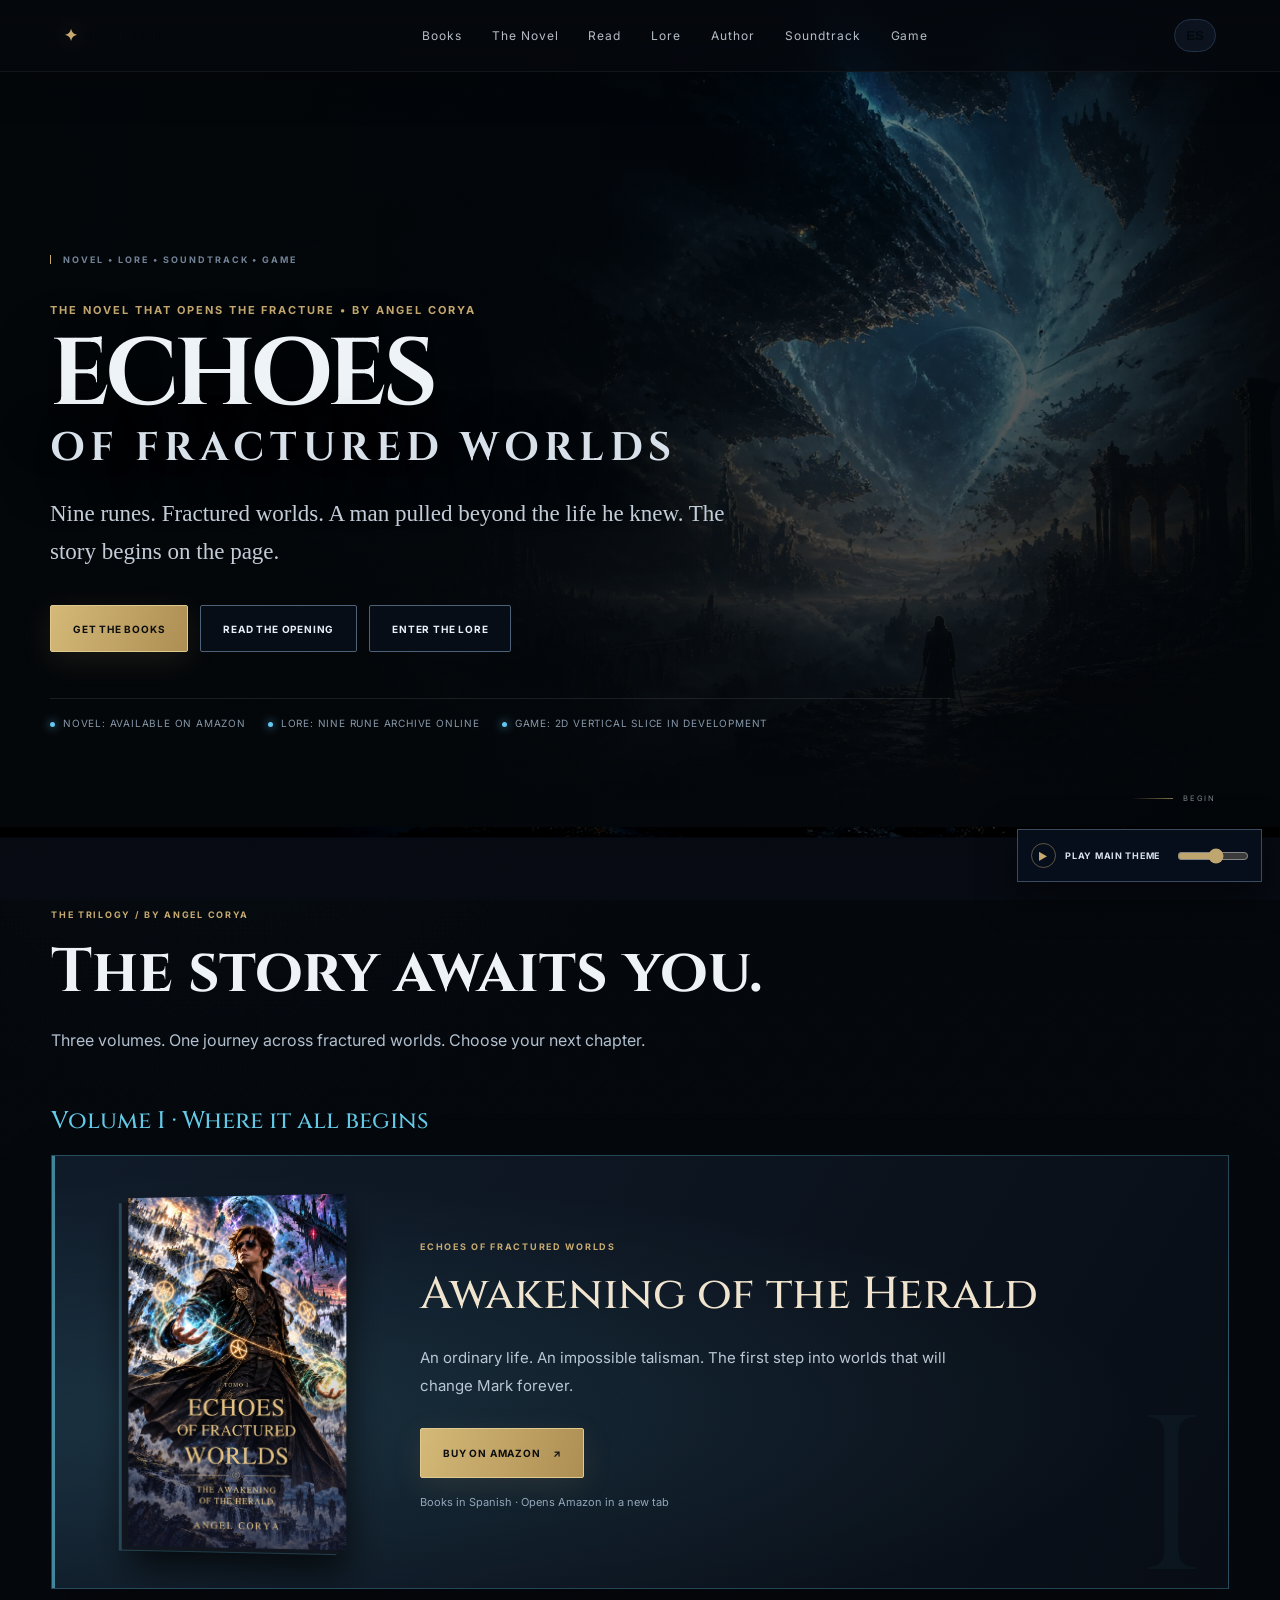
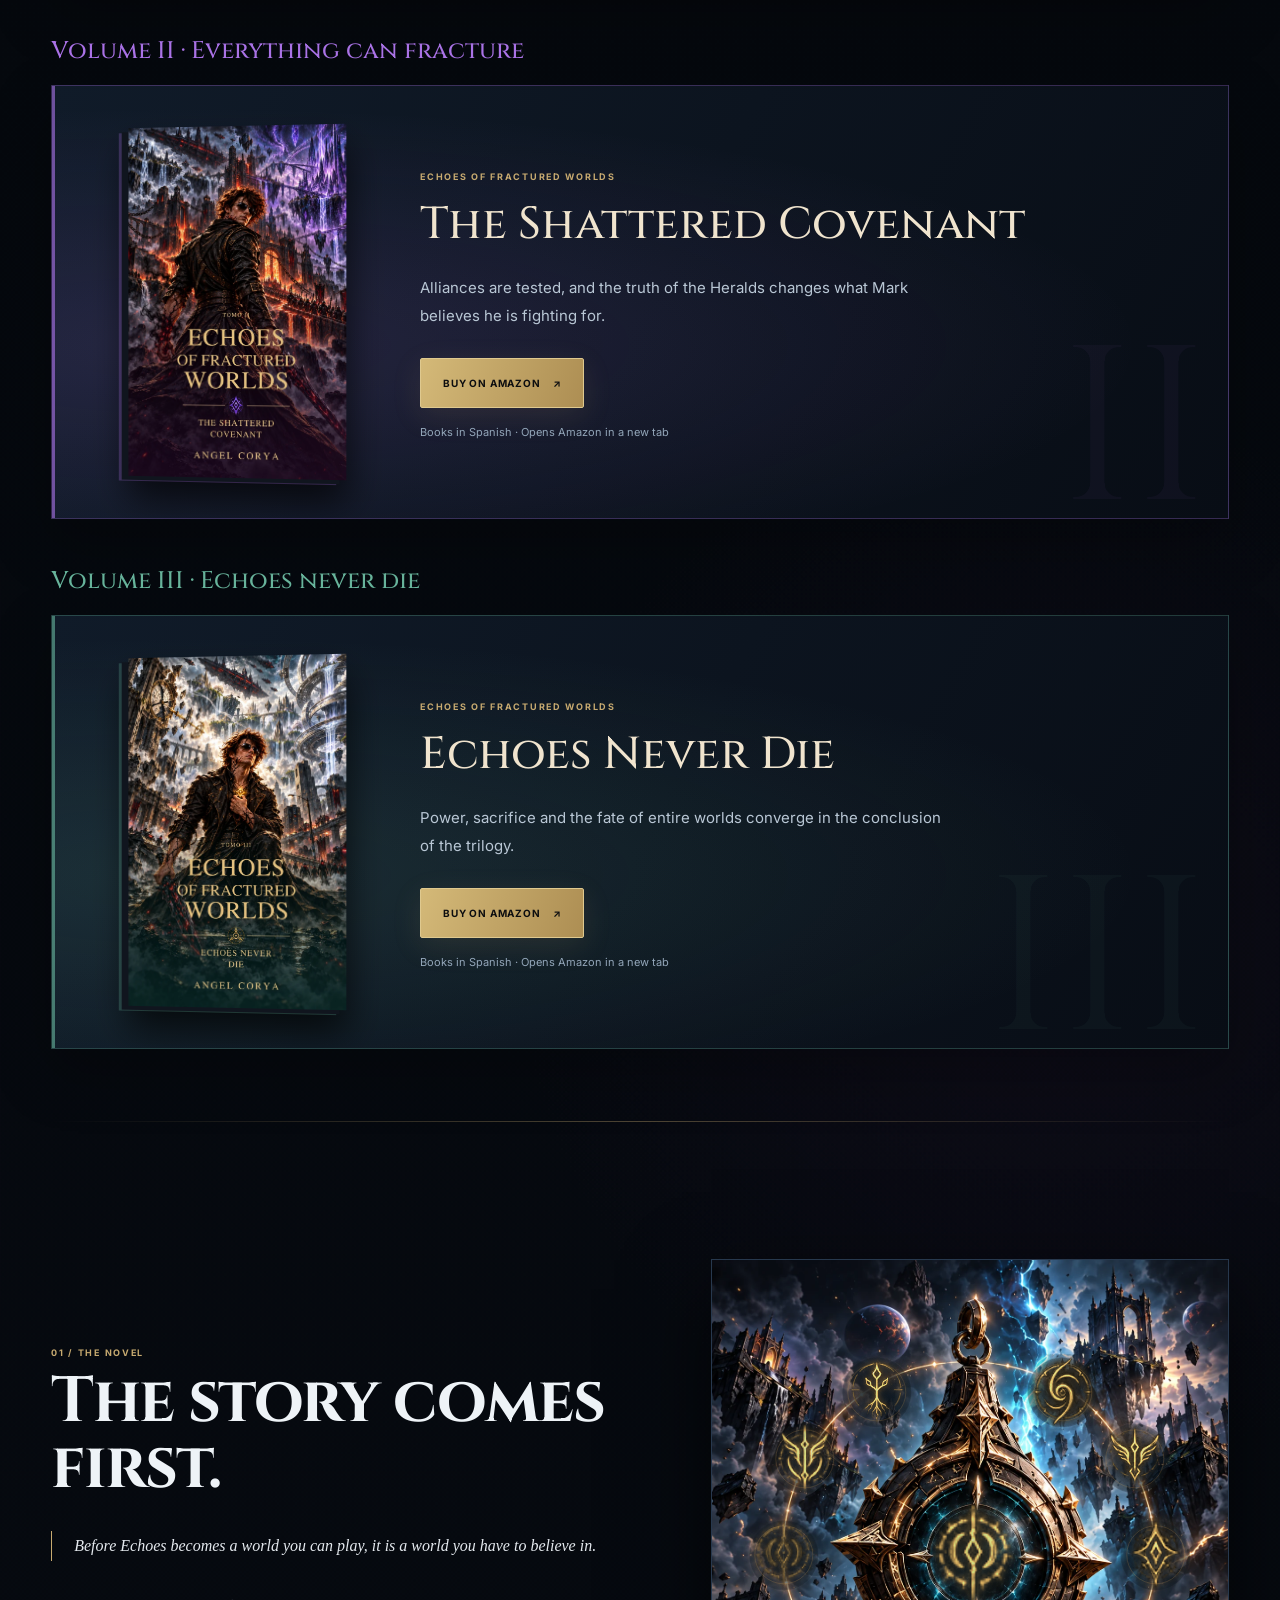
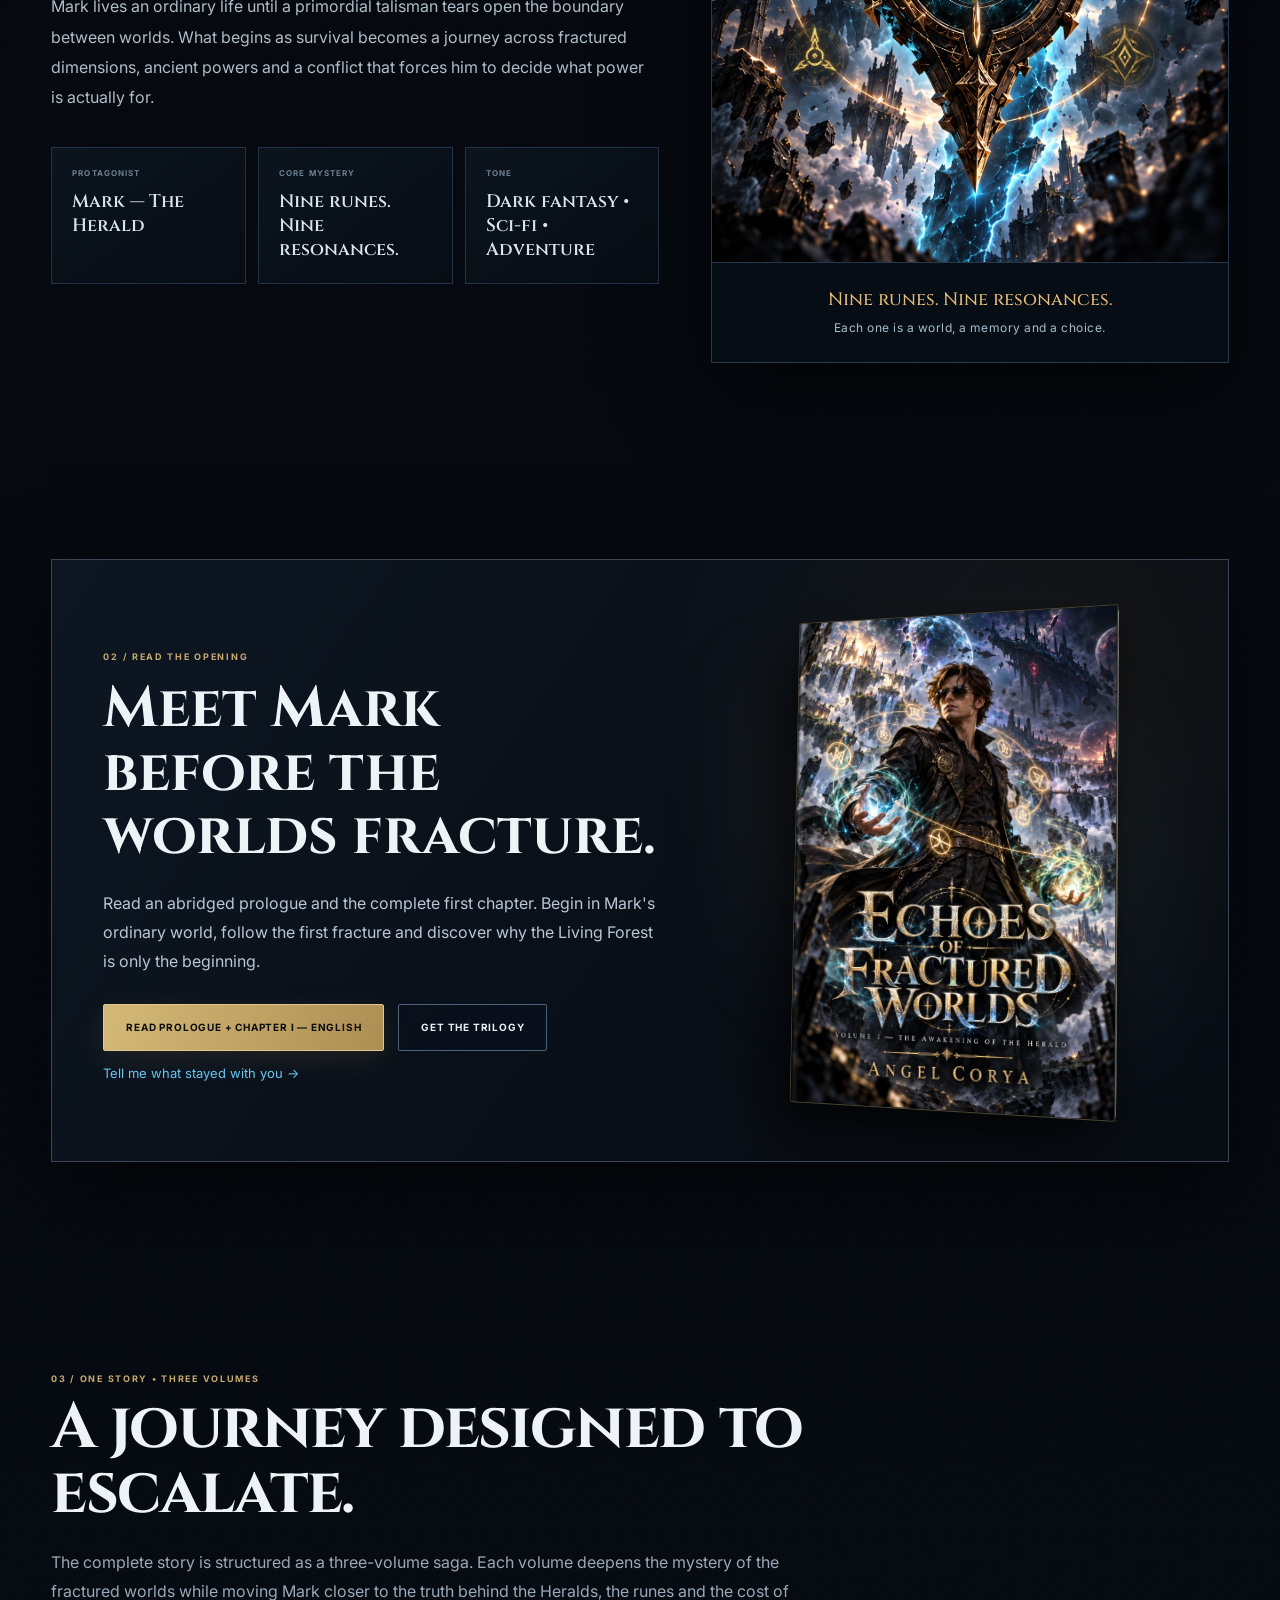
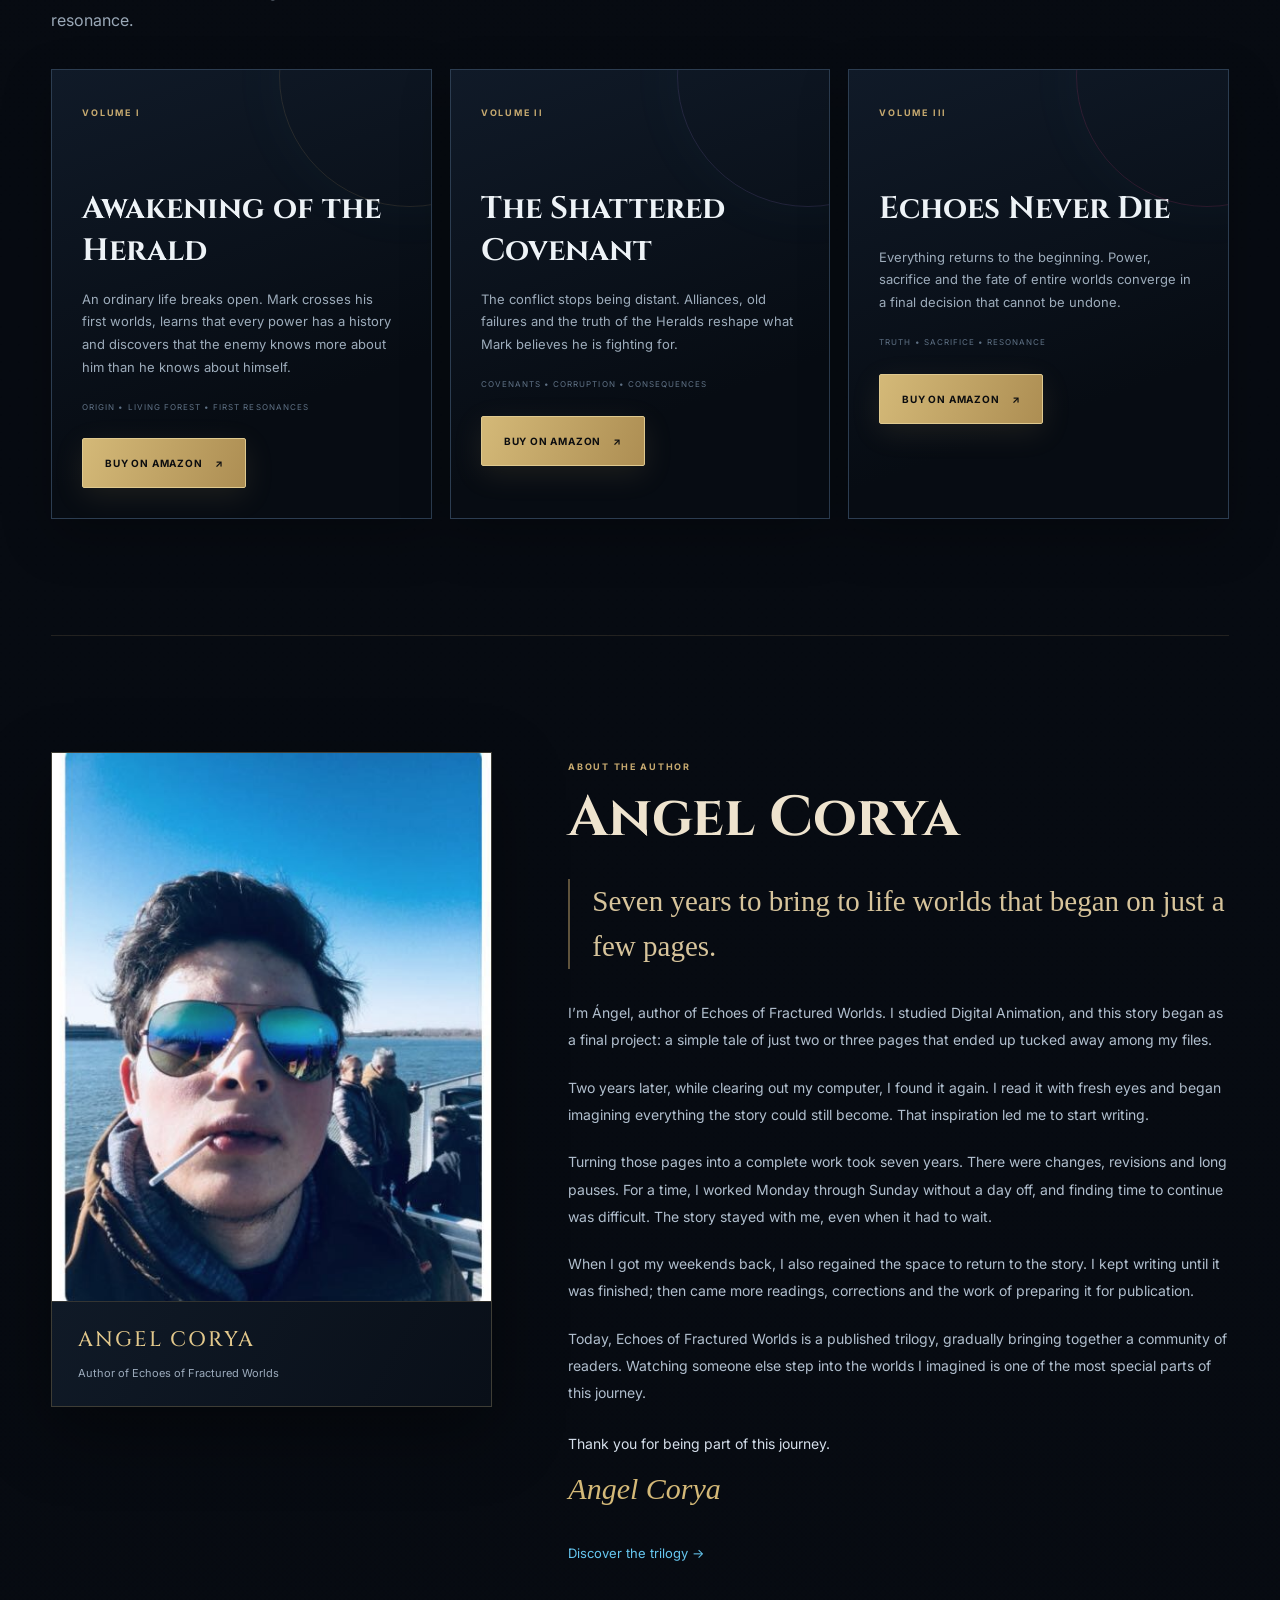
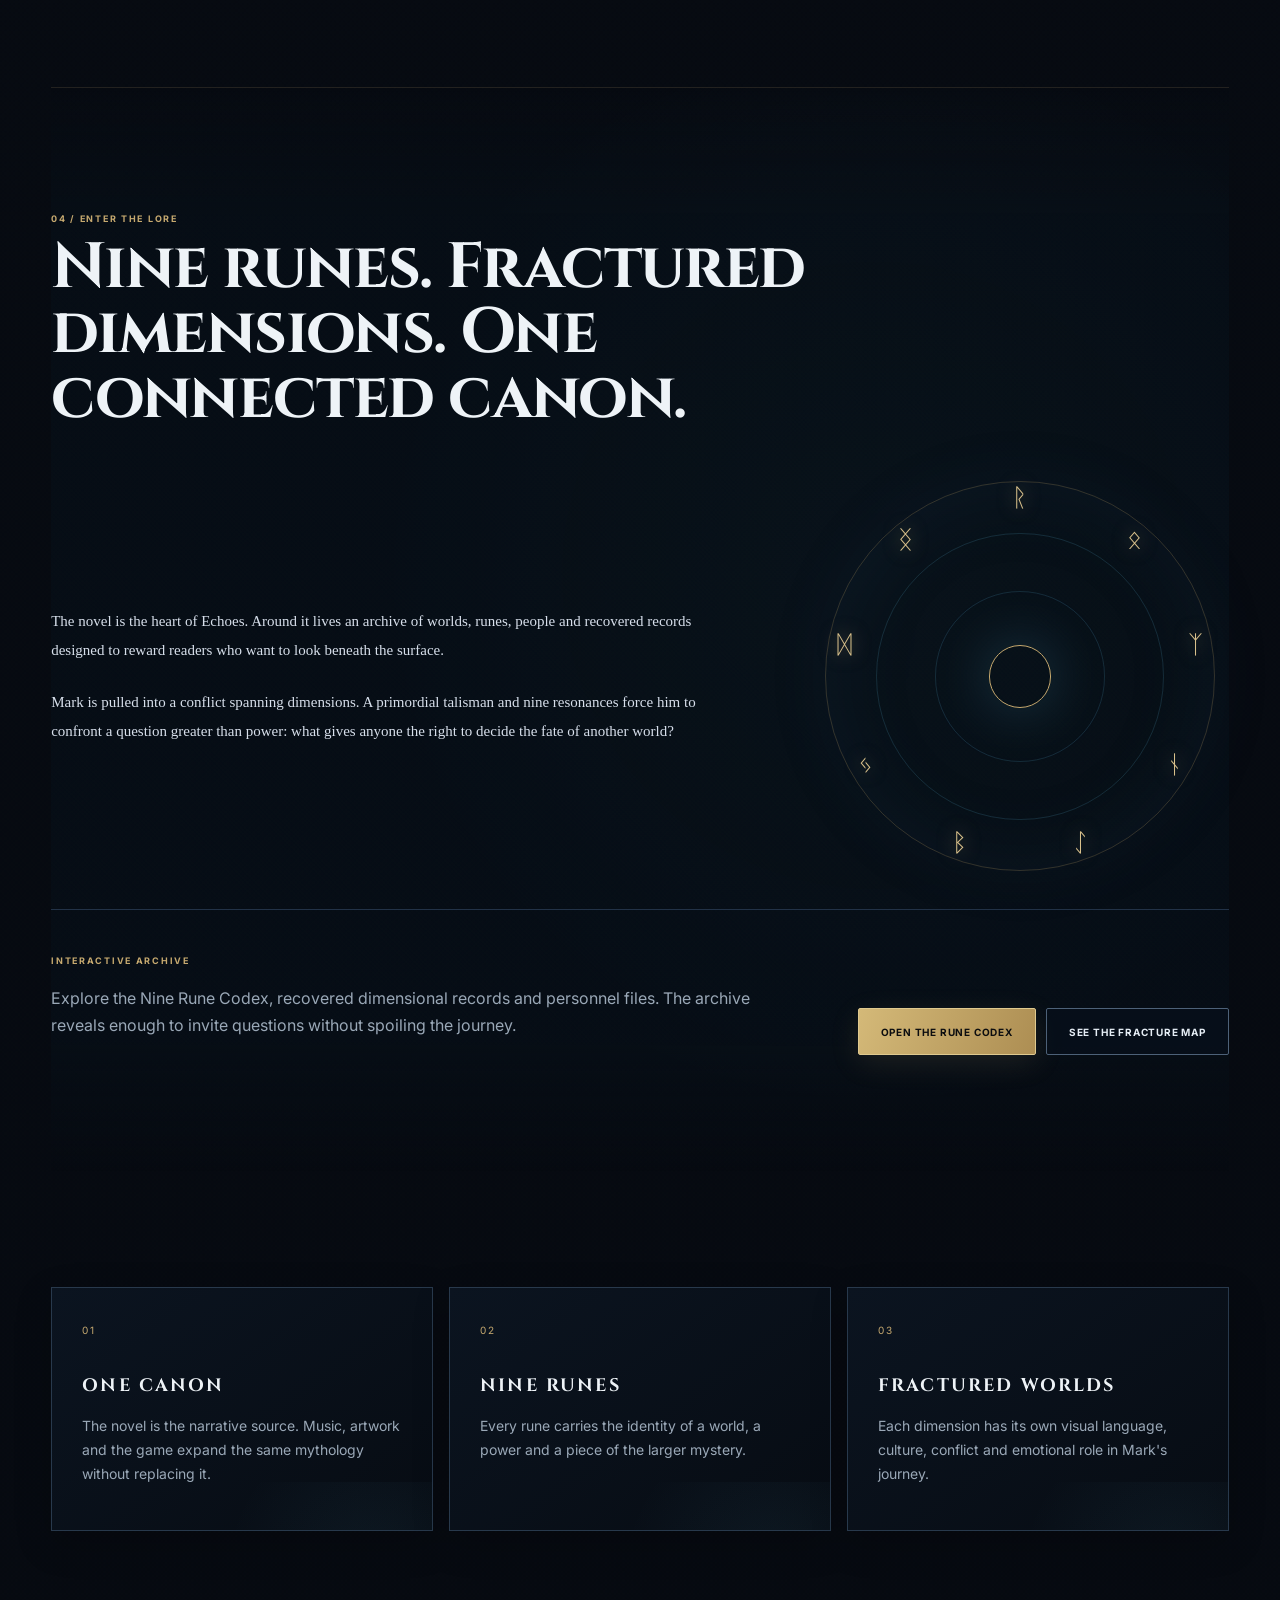
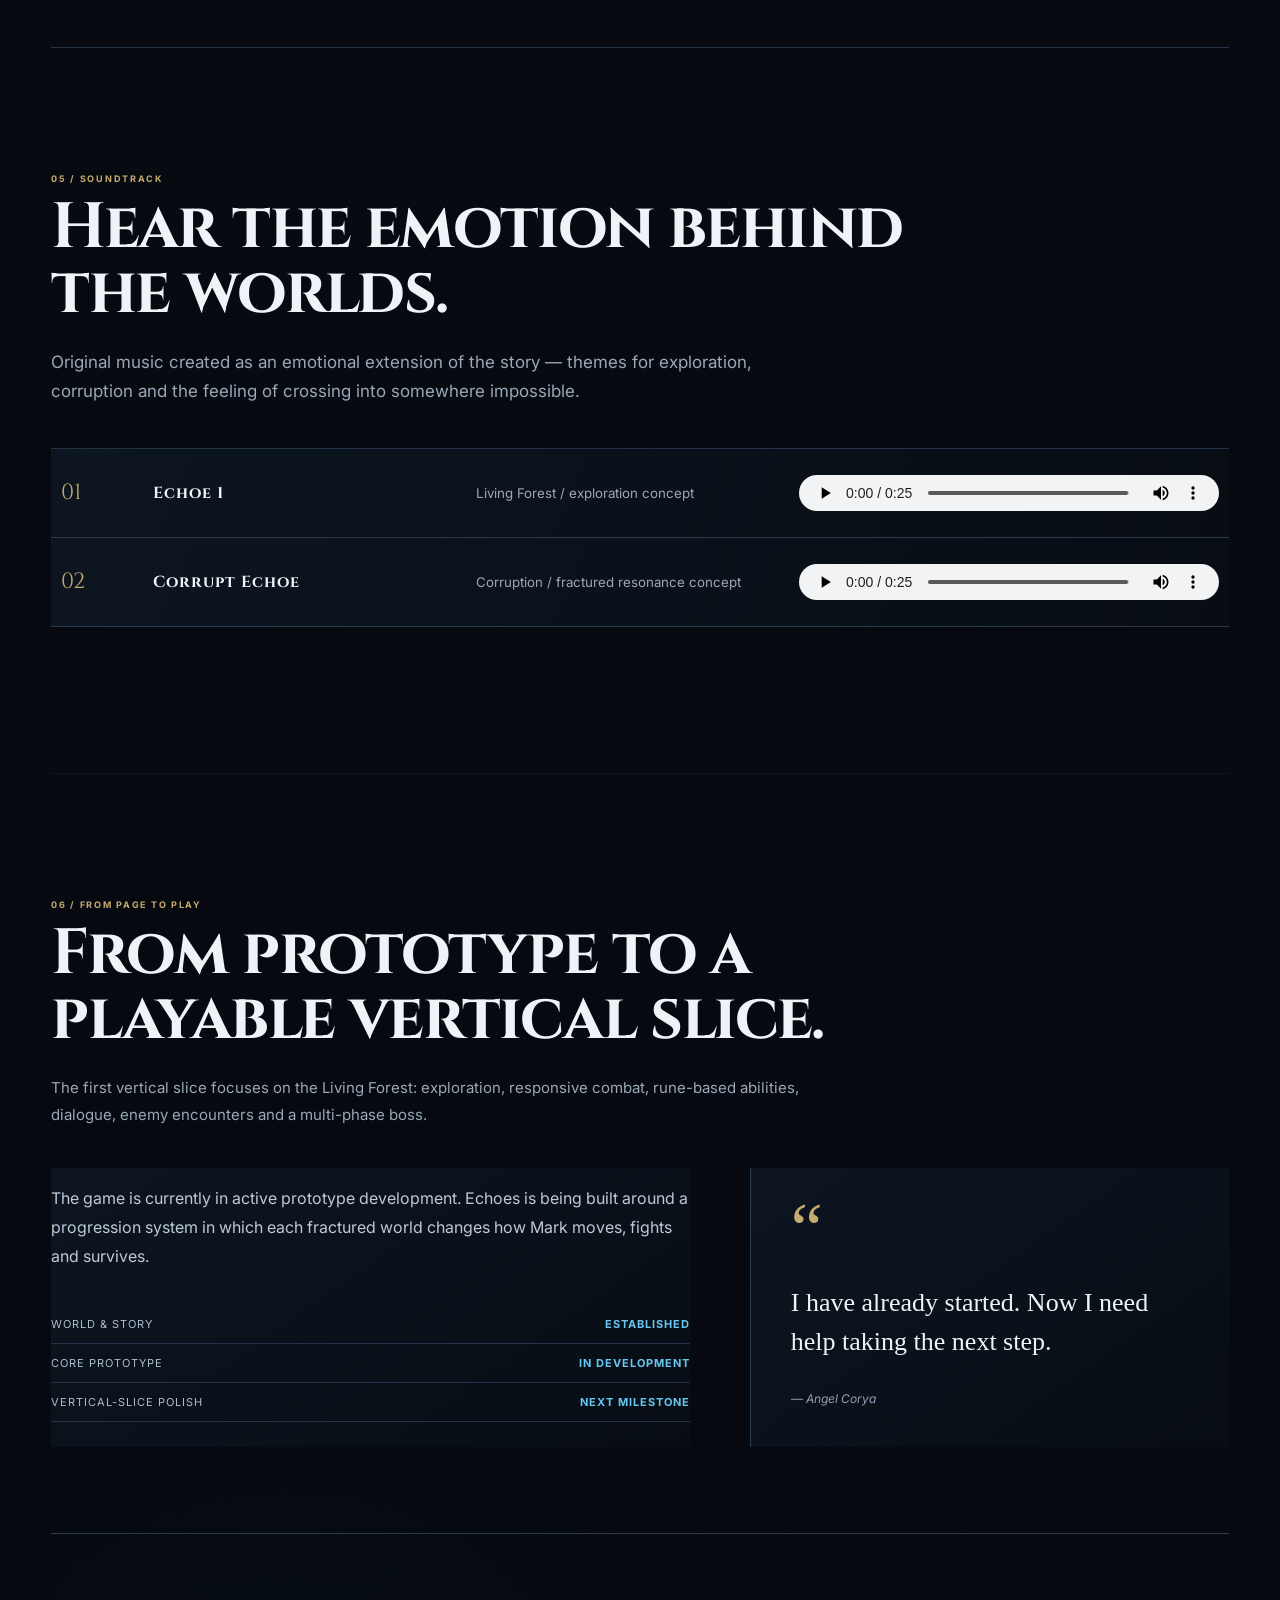
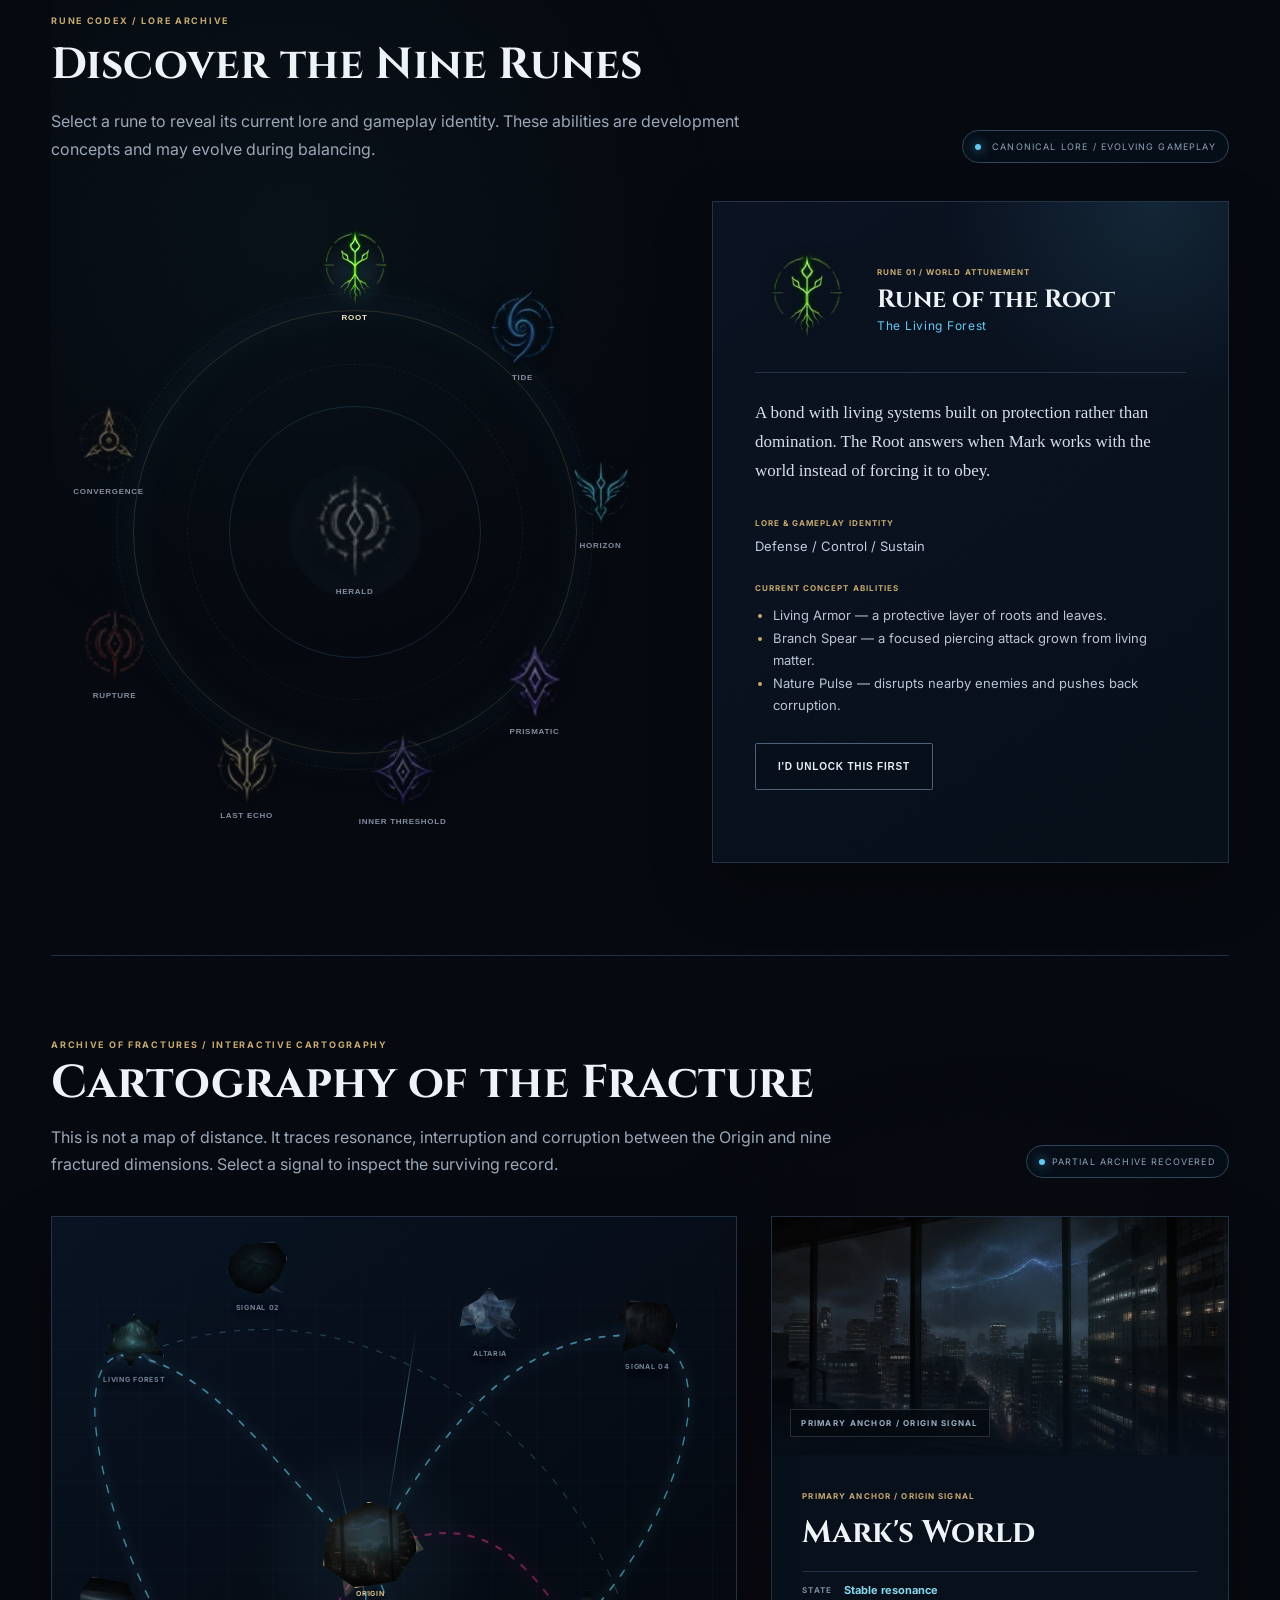
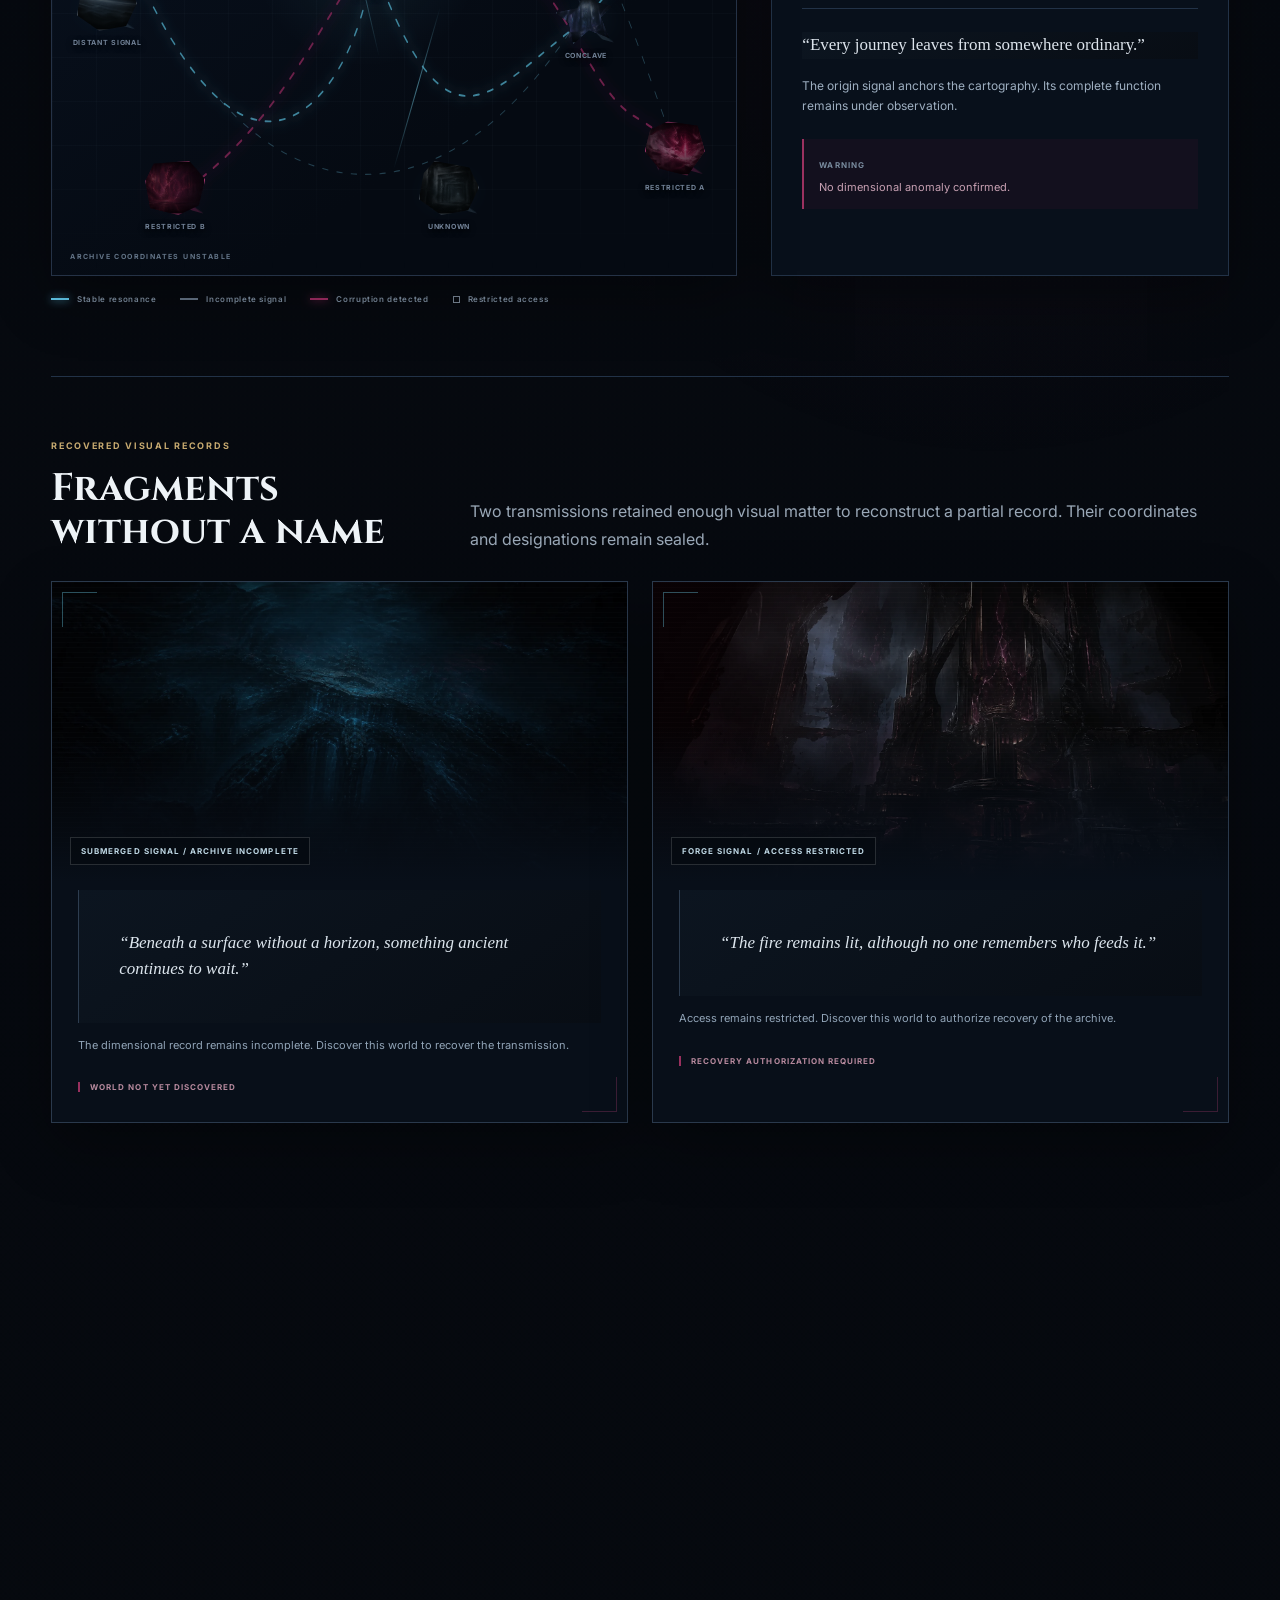
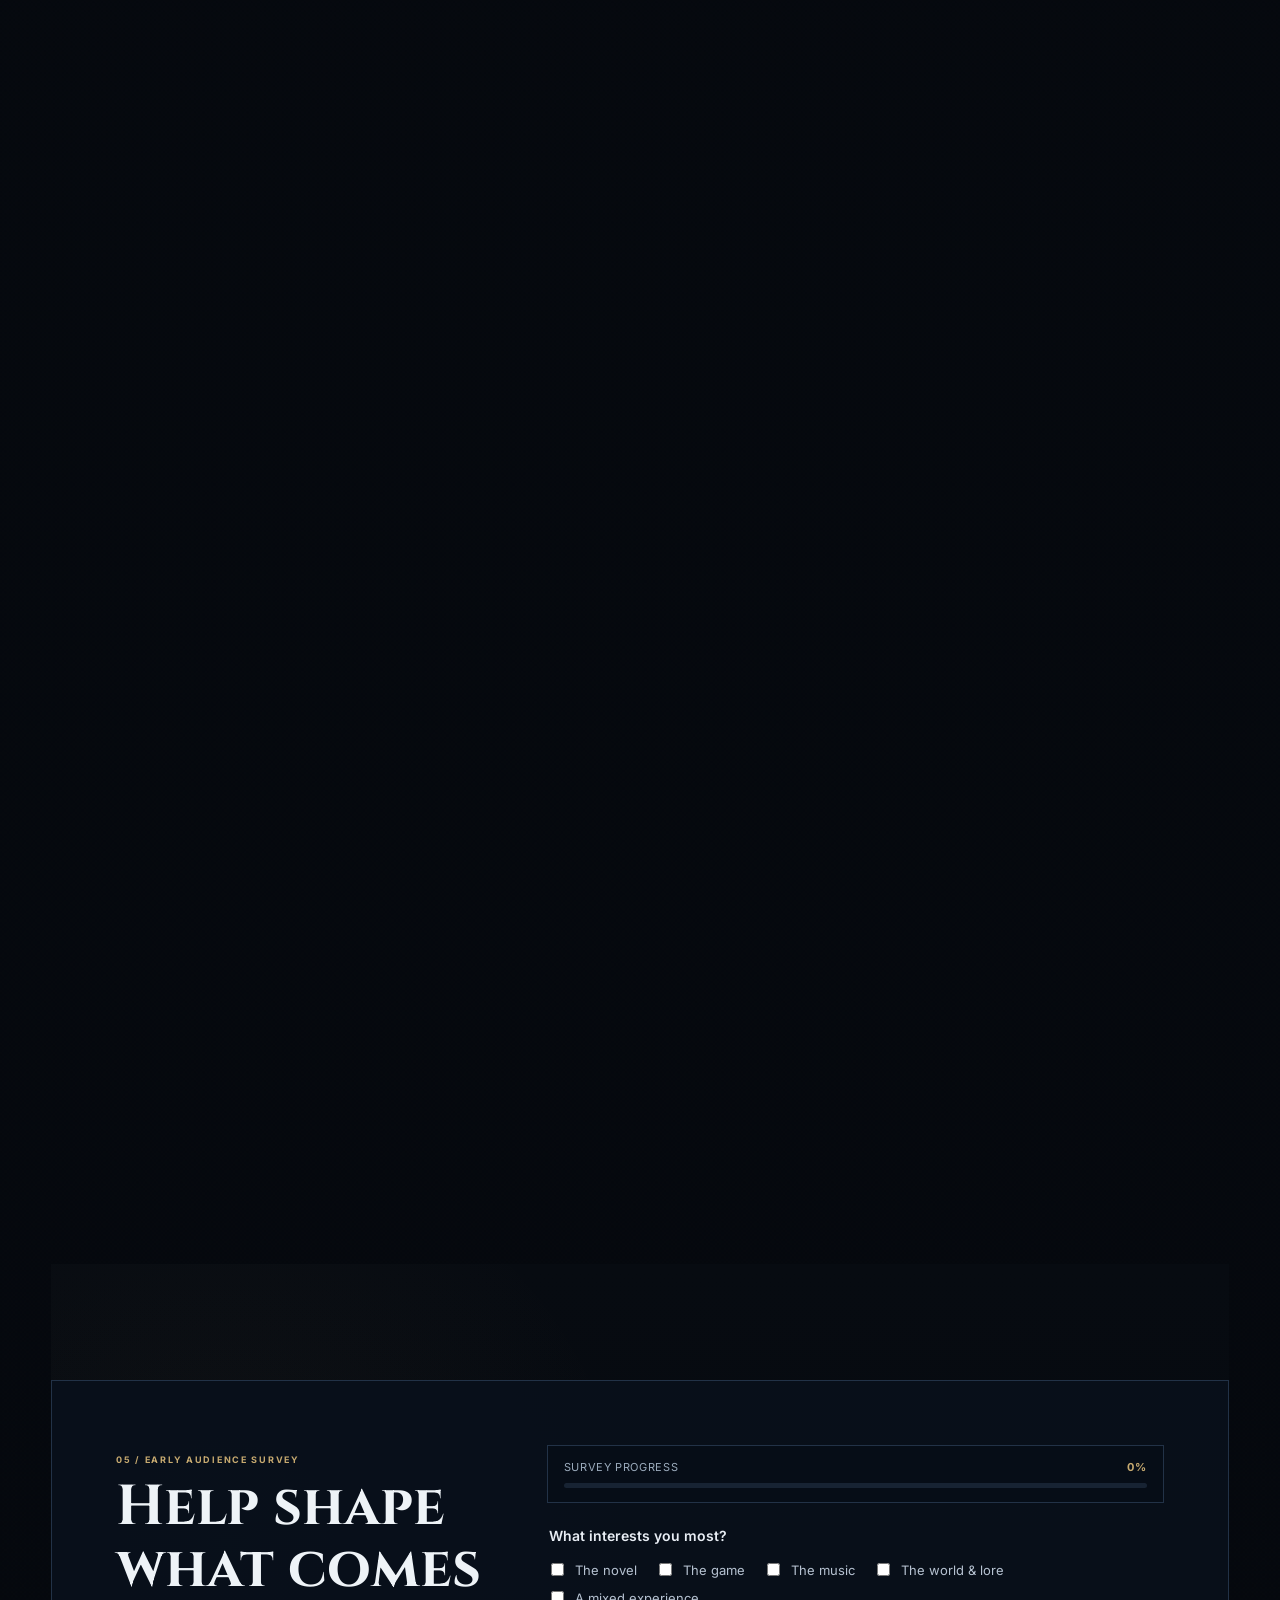
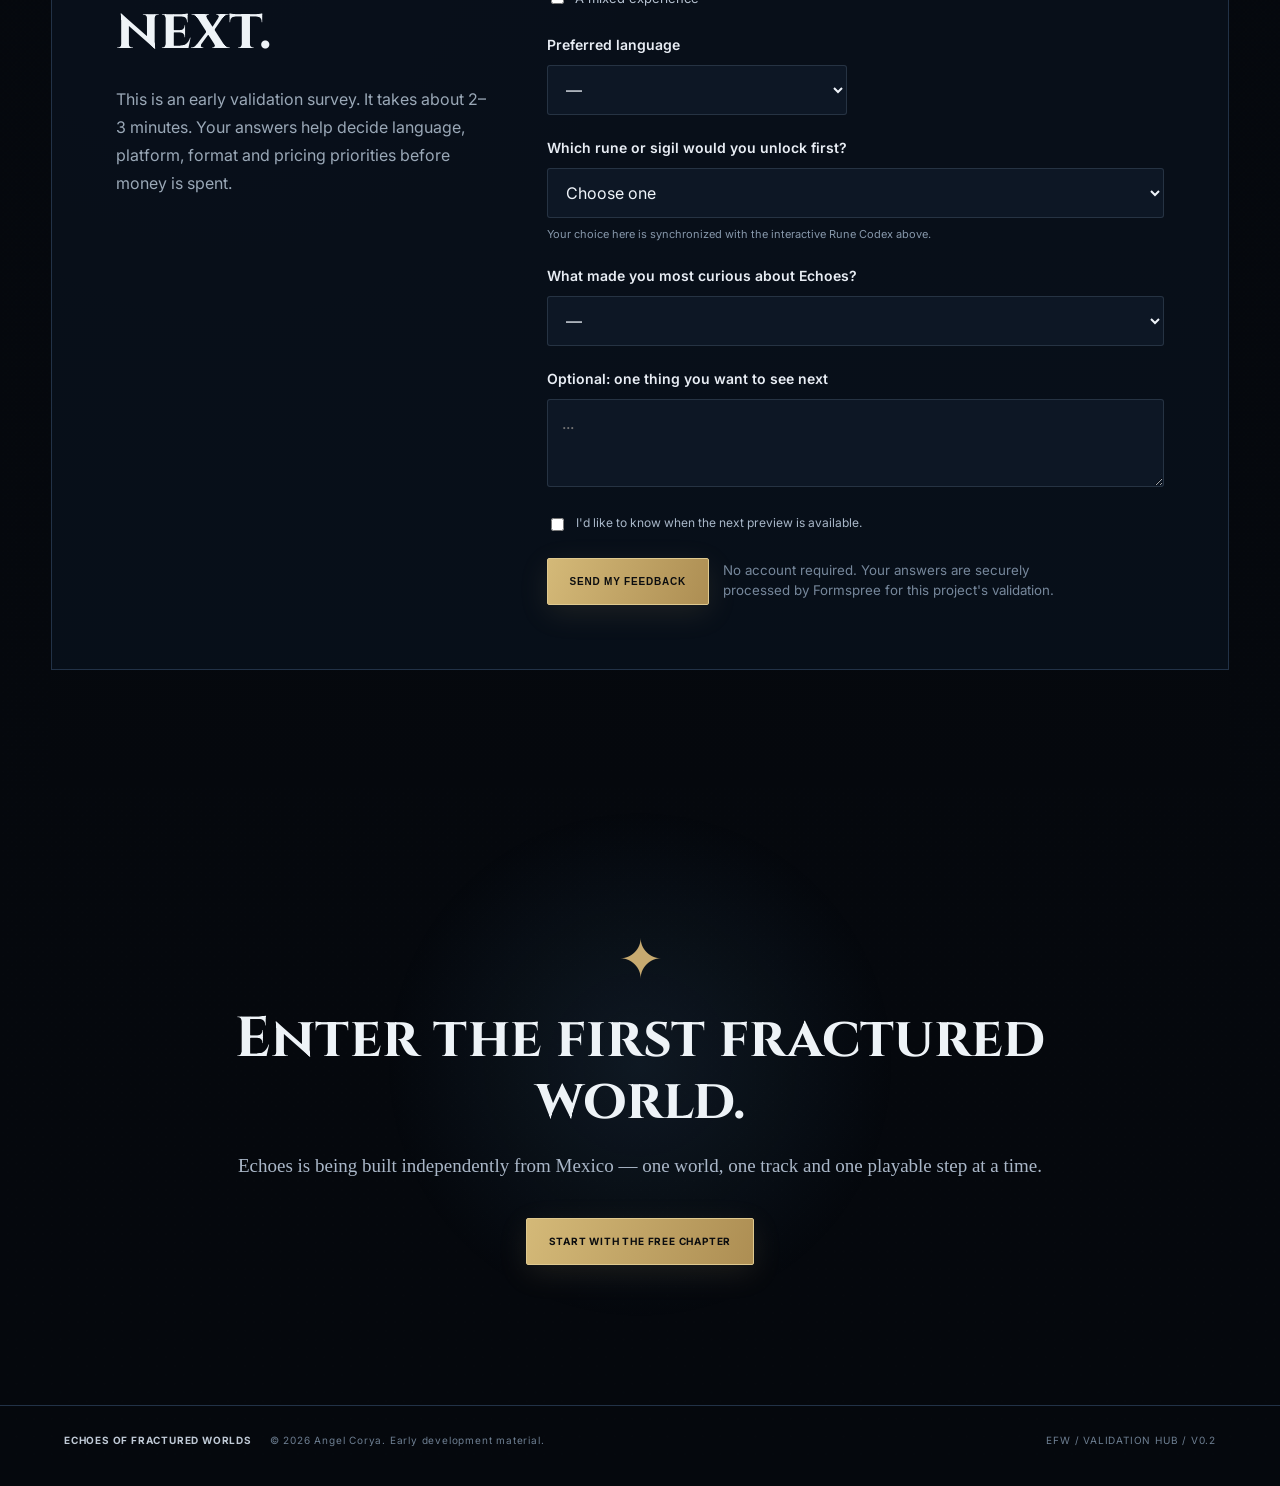
<file: index.html>
<!doctype html><html lang="en"><head><meta charset="utf-8"><meta name="viewport" content="width=device-width,initial-scale=1"><meta name="theme-color" content="#070b13"><meta name="description" content="Echoes of Fractured Worlds by Angel Corya — a dark-fantasy novel of nine runes, fractured dimensions and a story expanding into music and games."><meta property="og:title" content="Echoes of Fractured Worlds"><meta property="og:description" content="The story begins on the page. Nine runes. Fractured worlds. One Herald pulled beyond the life he knew."><meta property="og:image" content="https://angelcorya.github.io/echoes-of-fractured-worlds/assets/hero.webp"><title>Echoes of Fractured Worlds — The Novel & Official Universe</title><link rel="preconnect" href="https://fonts.googleapis.com"><link rel="preconnect" href="https://fonts.gstatic.com" crossorigin><link href="https://fonts.googleapis.com/css2?family=Cinzel:wght@500;600;700&family=Inter:wght@300;400;500;600;700&display=swap" rel="stylesheet"><link rel="stylesheet" href="base-a.css"><link rel="stylesheet" href="base-b.css"><link rel="stylesheet" href="codex.css?v=20260824-atlas4"><link rel="stylesheet" href="pro-refresh.css?v=20261015-author1"></head><body><div class="noise"></div><header class="nav"><a class="brand" href="#top"><span class="brand-mark">✦</span><span>ECHOES</span></a><nav><a href="#books" data-en="Books" data-es="Libros">Books</a><a href="#novel" data-en="The Novel" data-es="La novela">The Novel</a><a href="#read" data-en="Read" data-es="Leer">Read</a><a href="#world" data-en="Lore" data-es="Lore">Lore</a><a href="#author" data-en="Author" data-es="Autor">Author</a><a href="#listen" data-en="Soundtrack" data-es="Soundtrack">Soundtrack</a><a href="#game" data-en="Game" data-es="Juego">Game</a></nav><button class="lang" id="langButton">ES</button></header><main id="top"><section class="hero">
<div aria-label="Echoes of Fractured Worlds key art" class="hero-image" role="img"></div>
<div class="hero-gradient"></div>
<div class="hero-content">
<p class="eyebrow" data-en="THE NOVEL THAT OPENS THE FRACTURE • BY ANGEL CORYA" data-es="LA NOVELA QUE ABRE LA FRACTURA • POR ANGEL CORYA">THE NOVEL THAT OPENS THE FRACTURE • BY ANGEL CORYA</p>
<h1>ECHOES<br/><span>OF FRACTURED WORLDS</span></h1>
<p class="hook" data-en="Nine runes. Fractured worlds. A man pulled beyond the life he knew. The story begins on the page." data-es="Nueve runas. Mundos fracturados. Un hombre arrancado de la vida que conocía. La historia comienza en la página.">
          Nine runes. Fractured worlds. A man pulled beyond the life he knew. The story begins on the page.
        </p>
<div class="hero-actions">
<a class="btn primary" data-en="Get the books" data-es="Consigue los libros" href="#books">Get the books</a>
<a class="btn ghost" data-en="Read the opening" data-es="Leer el inicio" href="#read">Read the opening</a>
<a class="btn ghost" data-en="Enter the lore" data-es="Entrar al lore" href="#world">Enter the lore</a>
</div>
<div class="status-row">
<span data-en="Novel: available on Amazon" data-es="Novela: disponible en Amazon">Novel: available on Amazon</span>
<span data-en="Lore: Nine Rune archive online" data-es="Lore: archivo de las Nueve Runas en línea">Lore: Nine Rune archive online</span>
<span data-en="Game: 2D vertical slice in development" data-es="Juego: vertical slice 2D en desarrollo">Game: 2D vertical slice in development</span>
</div>
</div>
<a class="scroll" href="#books"><span></span><small data-en="BEGIN" data-es="COMIENZA">BEGIN</small></a>
</section>
<section class="section purchase" id="books" aria-labelledby="booksTitle">
<div class="purchase-heading">
<p class="kicker" data-en="THE TRILOGY / BY ANGEL CORYA" data-es="LA TRILOGÍA / POR ANGEL CORYA">THE TRILOGY / BY ANGEL CORYA</p>
<h2 id="booksTitle" data-en="The story awaits you." data-es="La historia te espera.">The story awaits you.</h2>
<p data-en="Three volumes. One journey across fractured worlds. Choose your next chapter." data-es="Tres tomos. Un viaje a través de mundos fracturados. Elige tu próximo capítulo.">Three volumes. One journey across fractured worlds. Choose your next chapter.</p>
</div>
<div class="purchase-list">
<article class="purchase-volume purchase-volume-1" aria-labelledby="purchase-title-1">
<h3 class="purchase-hook" data-en="Volume I · Where it all begins" data-es="Tomo I · El inicio de todo">Volume I · Where it all begins</h3>
<div class="purchase-banner">
<a class="purchase-cover" href="https://a.co/d/0djulOKH" target="_blank" rel="noopener noreferrer" aria-labelledby="purchase-title-1"><img src="assets/book-volume-1.webp" width="750" height="1200" loading="lazy" decoding="async" alt="Echoes of Fractured Worlds — Awakening of the Herald"/></a>
<div class="purchase-copy"><p class="kicker">ECHOES OF FRACTURED WORLDS</p><h4 id="purchase-title-1">Awakening of the Herald</h4><p class="purchase-description" data-en="An ordinary life. An impossible talisman. The first step into worlds that will change Mark forever." data-es="Una vida ordinaria. Un talismán imposible. El primer paso hacia mundos que cambiarán a Mark para siempre.">An ordinary life. An impossible talisman. The first step into worlds that will change Mark forever.</p><a class="btn primary amazon-buy" href="https://a.co/d/0djulOKH" target="_blank" rel="noopener noreferrer" aria-describedby="purchase-title-1"><span data-en="Buy on Amazon" data-es="Comprar en Amazon">Buy on Amazon</span><span aria-hidden="true"> ↗</span></a><small class="purchase-language" data-en="Books in Spanish · Opens Amazon in a new tab" data-es="Libros en español · Abre Amazon en otra pestaña">Books in Spanish · Opens Amazon in a new tab</small></div>
<span class="purchase-numeral" aria-hidden="true">I</span></div></article>
<article class="purchase-volume purchase-volume-2" aria-labelledby="purchase-title-2">
<h3 class="purchase-hook" data-en="Volume II · Everything can fracture" data-es="Tomo II · Todo puede fracturarse">Volume II · Everything can fracture</h3>
<div class="purchase-banner">
<a class="purchase-cover" href="https://a.co/d/0fBUIu0V" target="_blank" rel="noopener noreferrer" aria-labelledby="purchase-title-2"><img src="assets/book-volume-2.webp" width="750" height="1200" loading="lazy" decoding="async" alt="Echoes of Fractured Worlds — The Shattered Covenant"/></a>
<div class="purchase-copy"><p class="kicker">ECHOES OF FRACTURED WORLDS</p><h4 id="purchase-title-2">The Shattered Covenant</h4><p class="purchase-description" data-en="Alliances are tested, and the truth of the Heralds changes what Mark believes he is fighting for." data-es="Las alianzas se ponen a prueba y la verdad de los Heraldos transforma aquello por lo que Mark cree luchar.">Alliances are tested, and the truth of the Heralds changes what Mark believes he is fighting for.</p><a class="btn primary amazon-buy" href="https://a.co/d/0fBUIu0V" target="_blank" rel="noopener noreferrer" aria-describedby="purchase-title-2"><span data-en="Buy on Amazon" data-es="Comprar en Amazon">Buy on Amazon</span><span aria-hidden="true"> ↗</span></a><small class="purchase-language" data-en="Books in Spanish · Opens Amazon in a new tab" data-es="Libros en español · Abre Amazon en otra pestaña">Books in Spanish · Opens Amazon in a new tab</small></div>
<span class="purchase-numeral" aria-hidden="true">II</span></div></article>
<article class="purchase-volume purchase-volume-3" aria-labelledby="purchase-title-3">
<h3 class="purchase-hook" data-en="Volume III · Echoes never die" data-es="Tomo III · Los ecos nunca mueren">Volume III · Echoes never die</h3>
<div class="purchase-banner">
<a class="purchase-cover" href="https://a.co/d/0egPPrZY" target="_blank" rel="noopener noreferrer" aria-labelledby="purchase-title-3"><img src="assets/book-volume-3.webp" width="750" height="1200" loading="lazy" decoding="async" alt="Echoes of Fractured Worlds — Echoes Never Die"/></a>
<div class="purchase-copy"><p class="kicker">ECHOES OF FRACTURED WORLDS</p><h4 id="purchase-title-3">Echoes Never Die</h4><p class="purchase-description" data-en="Power, sacrifice and the fate of entire worlds converge in the conclusion of the trilogy." data-es="Poder, sacrificio y el destino de mundos enteros convergen en el desenlace de la trilogía.">Power, sacrifice and the fate of entire worlds converge in the conclusion of the trilogy.</p><a class="btn primary amazon-buy" href="https://a.co/d/0egPPrZY" target="_blank" rel="noopener noreferrer" aria-describedby="purchase-title-3"><span data-en="Buy on Amazon" data-es="Comprar en Amazon">Buy on Amazon</span><span aria-hidden="true"> ↗</span></a><small class="purchase-language" data-en="Books in Spanish · Opens Amazon in a new tab" data-es="Libros en español · Abre Amazon en otra pestaña">Books in Spanish · Opens Amazon in a new tab</small></div>
<span class="purchase-numeral" aria-hidden="true">III</span></div></article>
</div>
</section>
<div id="dynamicContent"><div class="loading">Loading the fractured worlds…</div></div></main><div class="ambient-player" id="ambientPlayer"><audio id="ambientAudio" loop preload="metadata"><source src="assets/echoes-main-theme.mp3" type="audio/mpeg"/></audio><button aria-pressed="false" class="ambient-toggle" id="ambientToggle" type="button"><span aria-hidden="true" class="ambient-icon">▶</span><span data-en="Play main theme" data-es="Activar tema principal">Play main theme</span></button><label class="ambient-volume"><span class="sr-only" data-en="Ambient music volume" data-es="Volumen de música ambiental">Ambient music volume</span><input aria-label="Ambient music volume" id="ambientVolume" max="40" min="0" step="1" type="range" value="22"/></label></div><script src="runes-data.js"></script><script src="worlds-data.js?v=20260824-atlas4"></script><script src="app.js?v=20260824-atlas4"></script><script src="novel-talisman.js?v=20261005-rune-talisman1" defer></script></body></html>
</file>
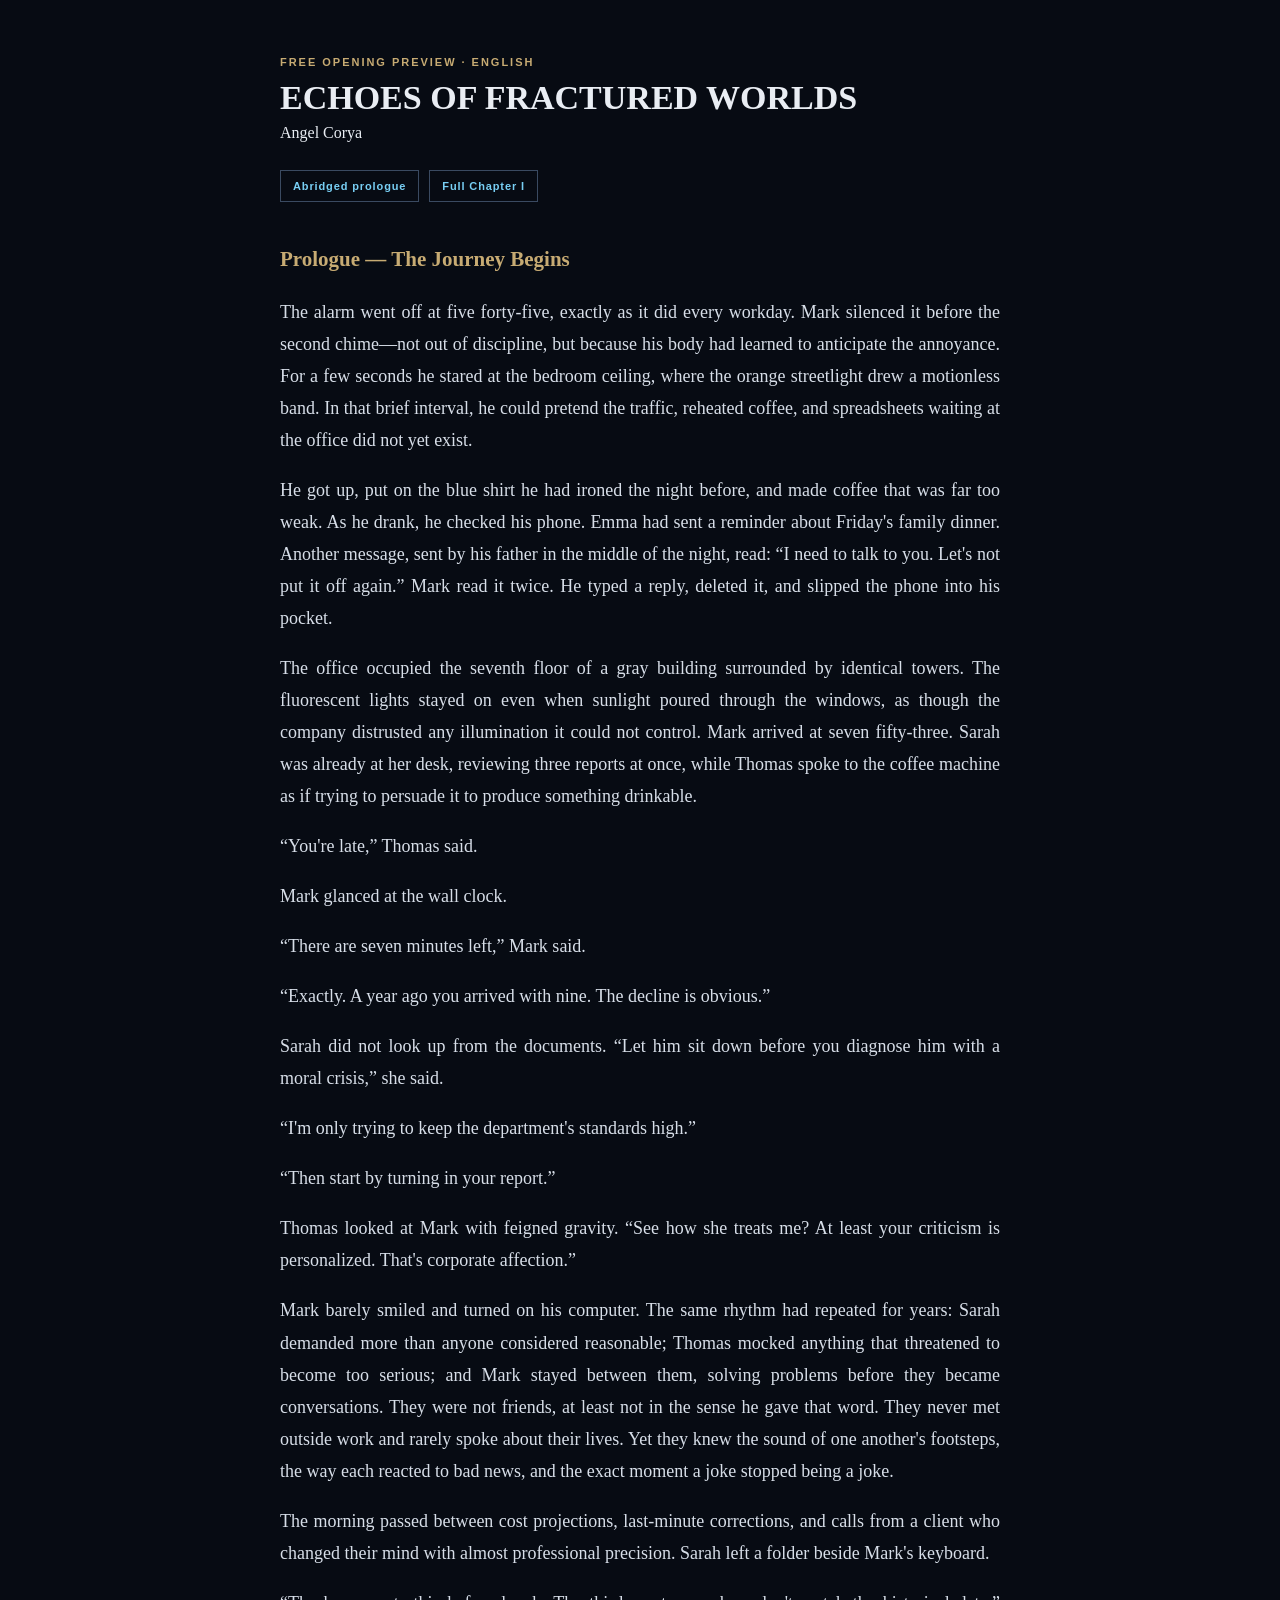
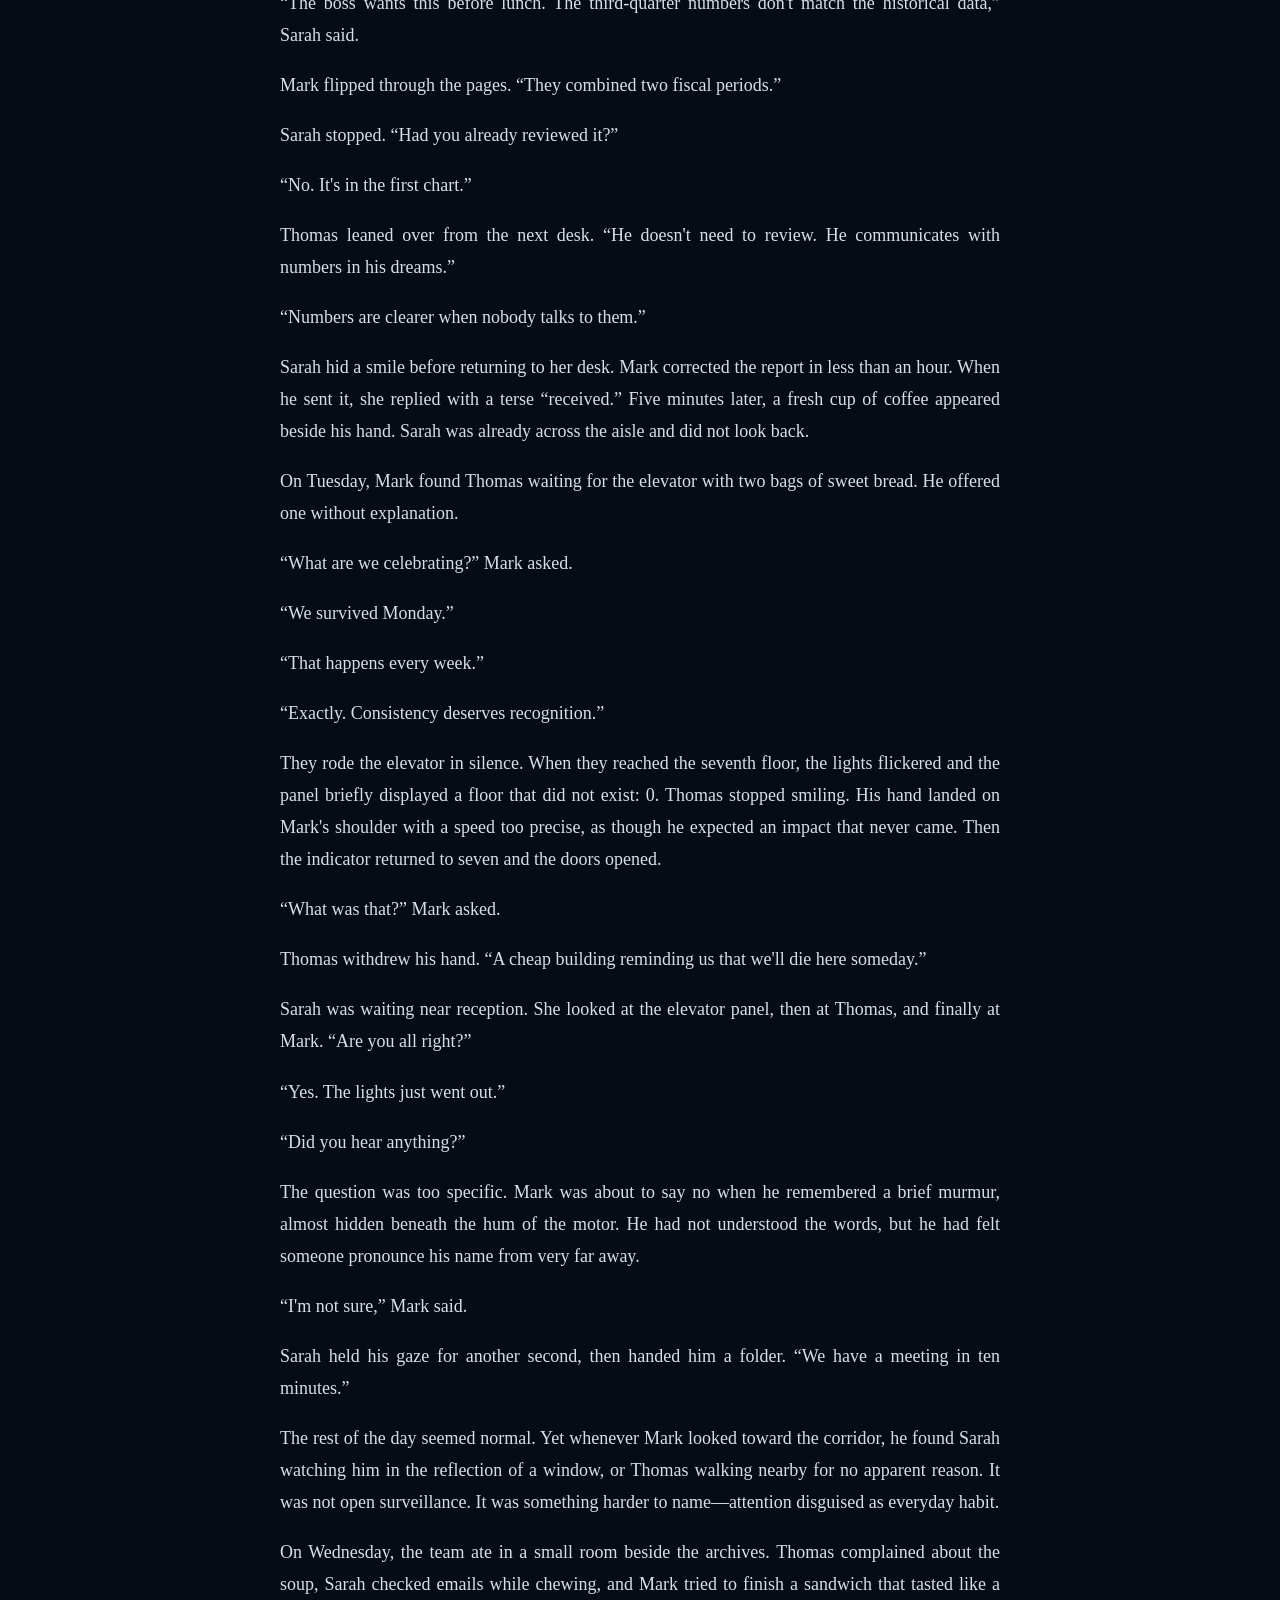
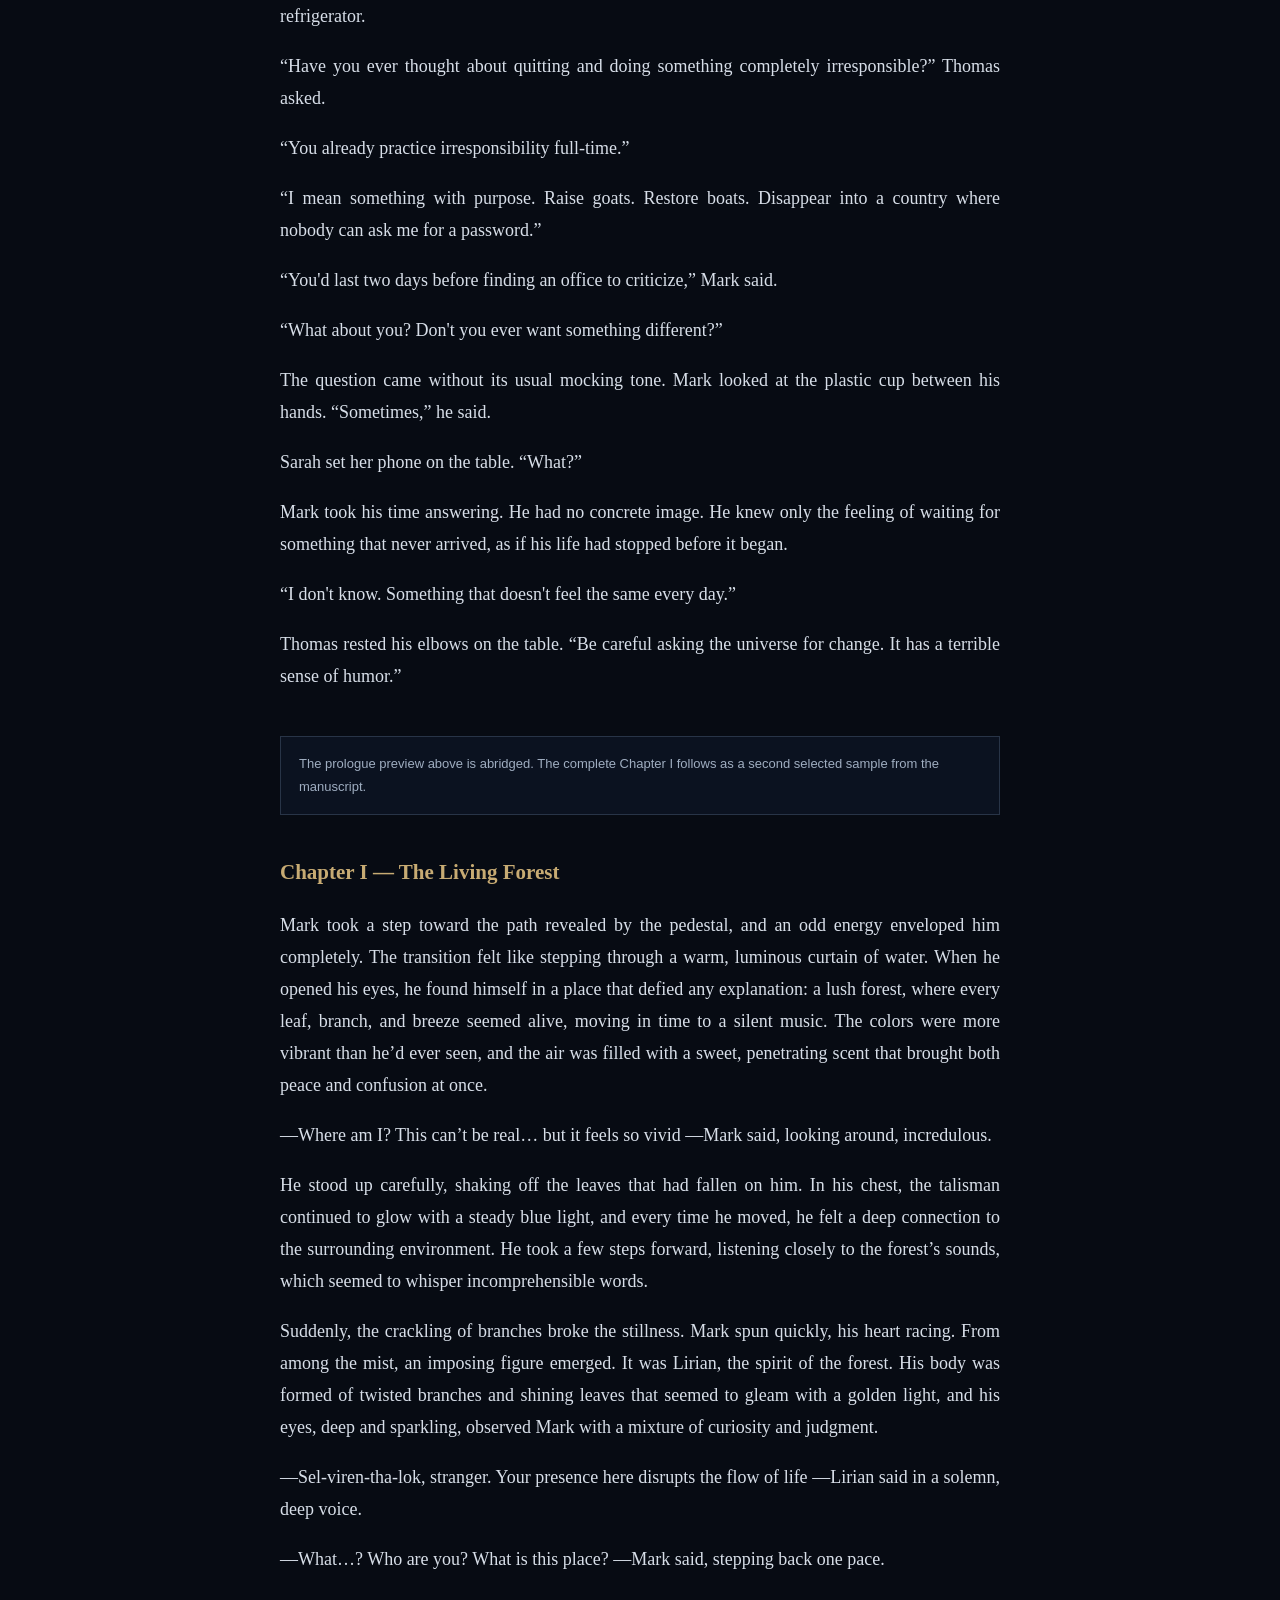
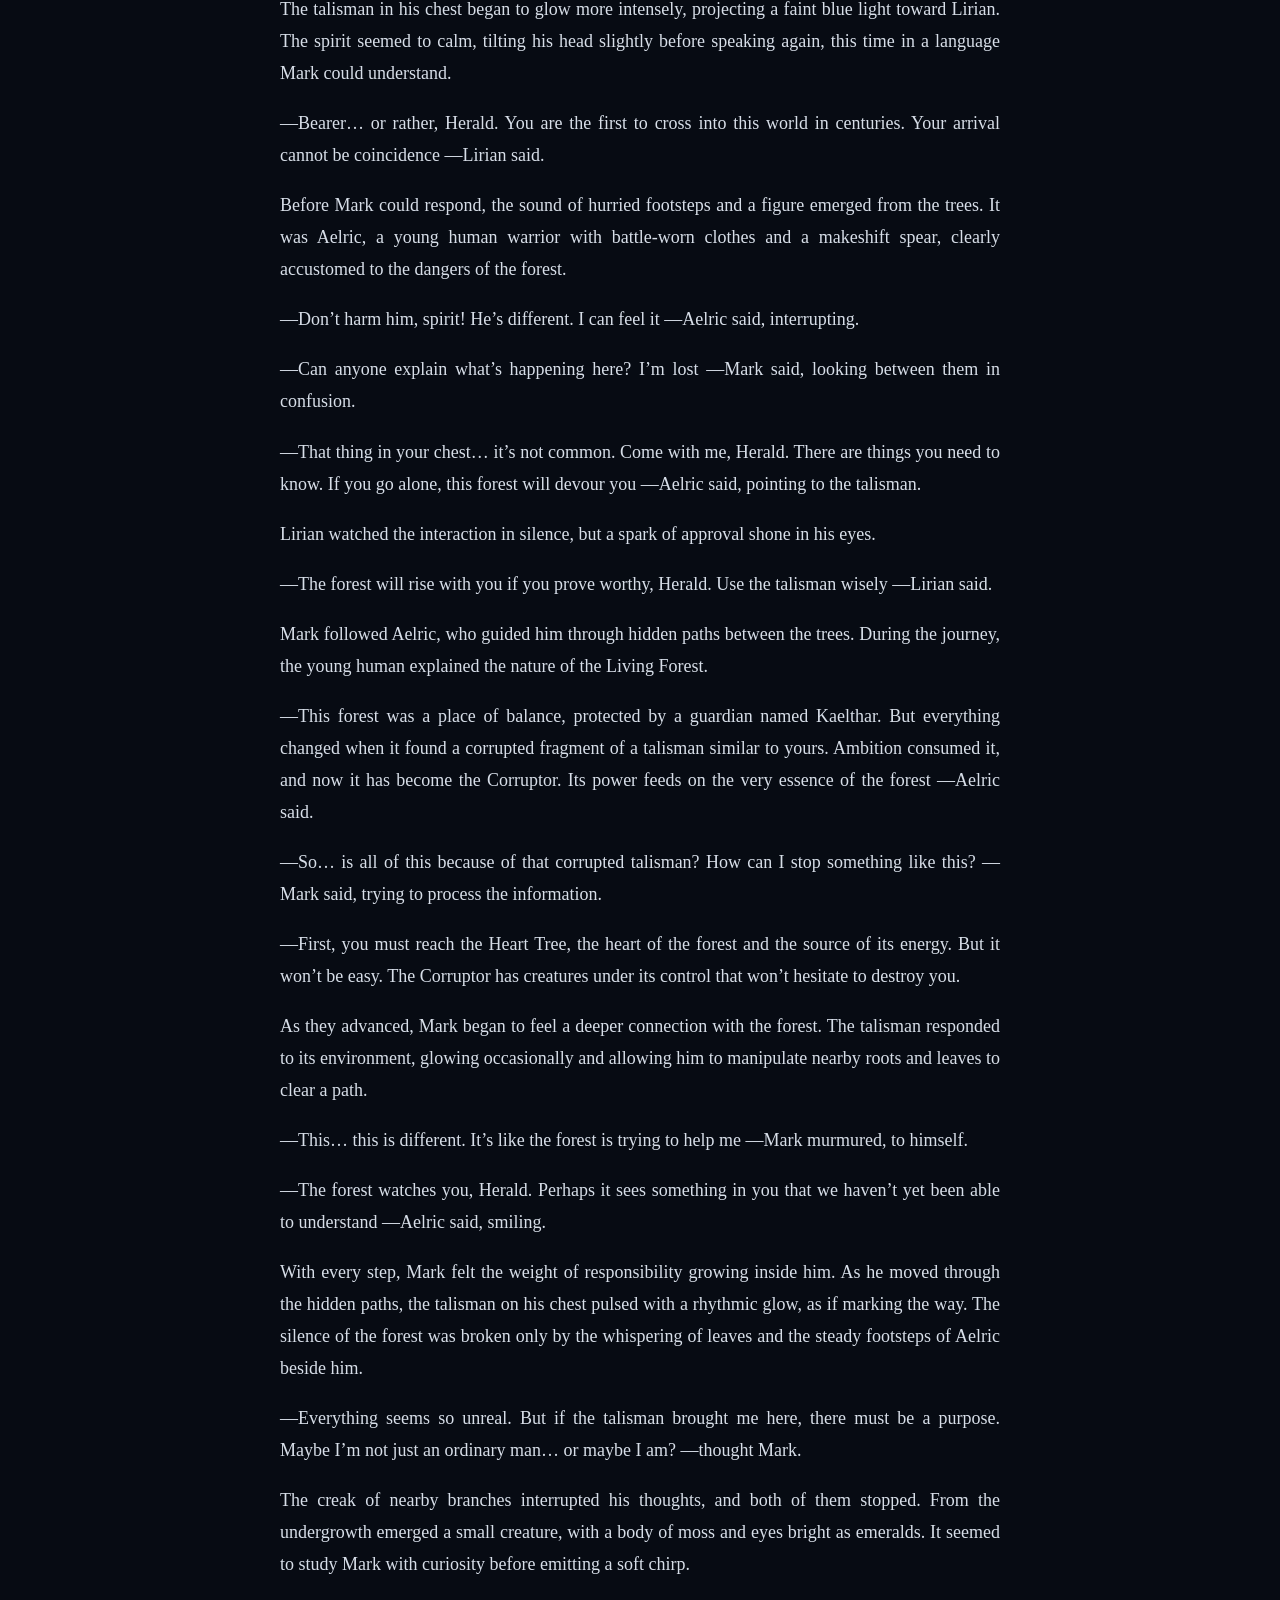
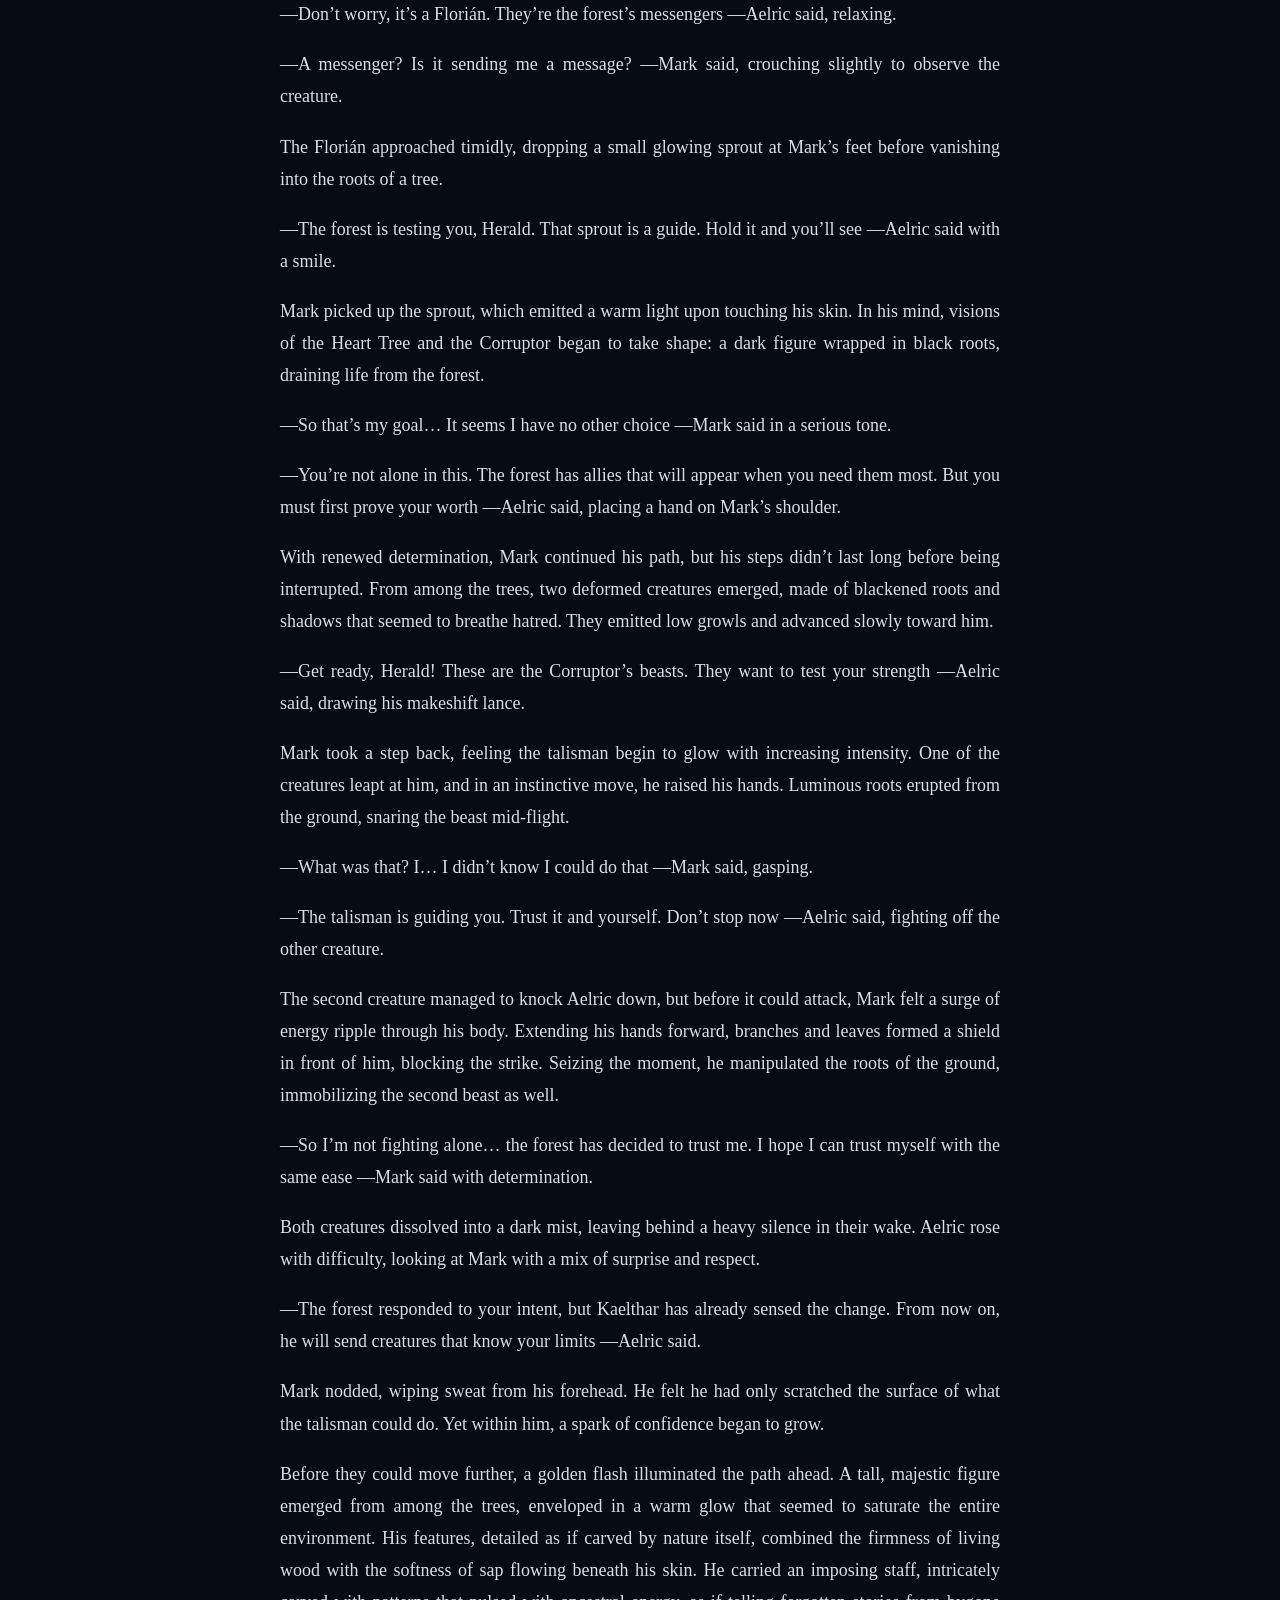
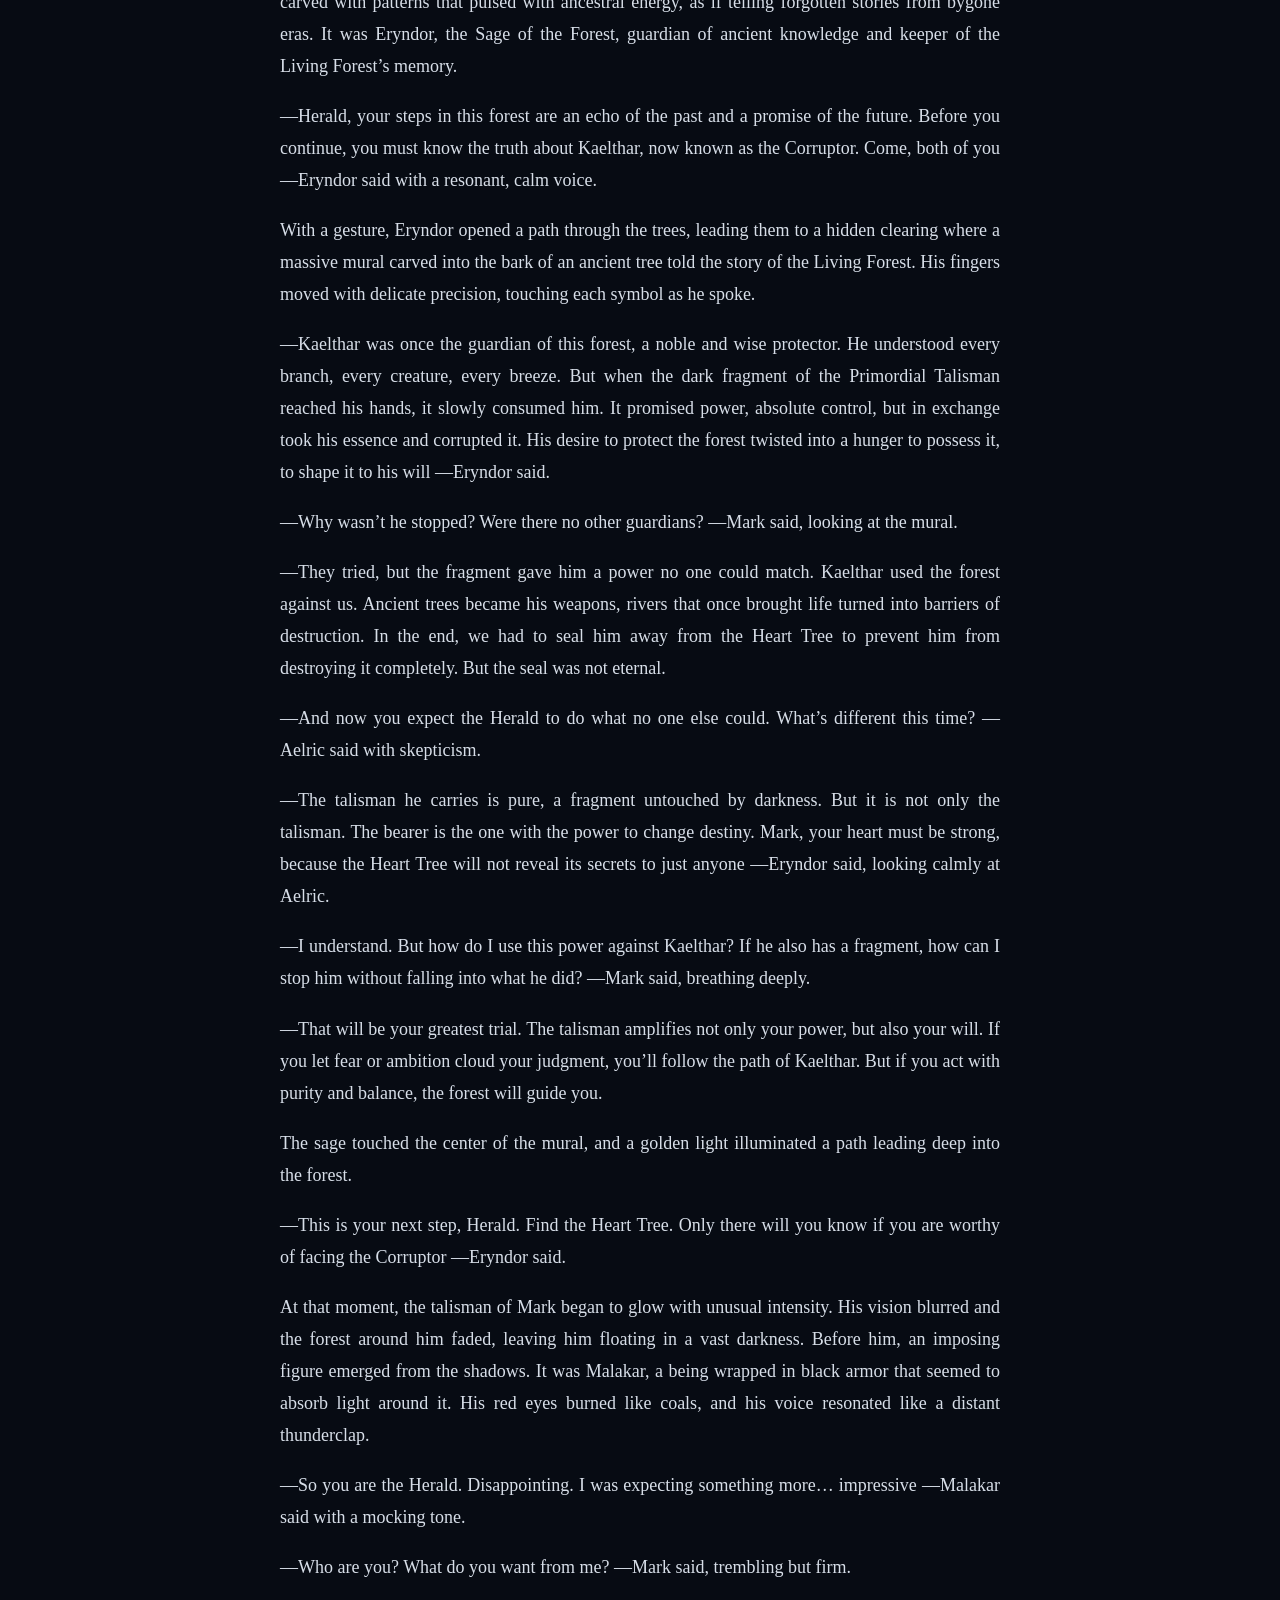
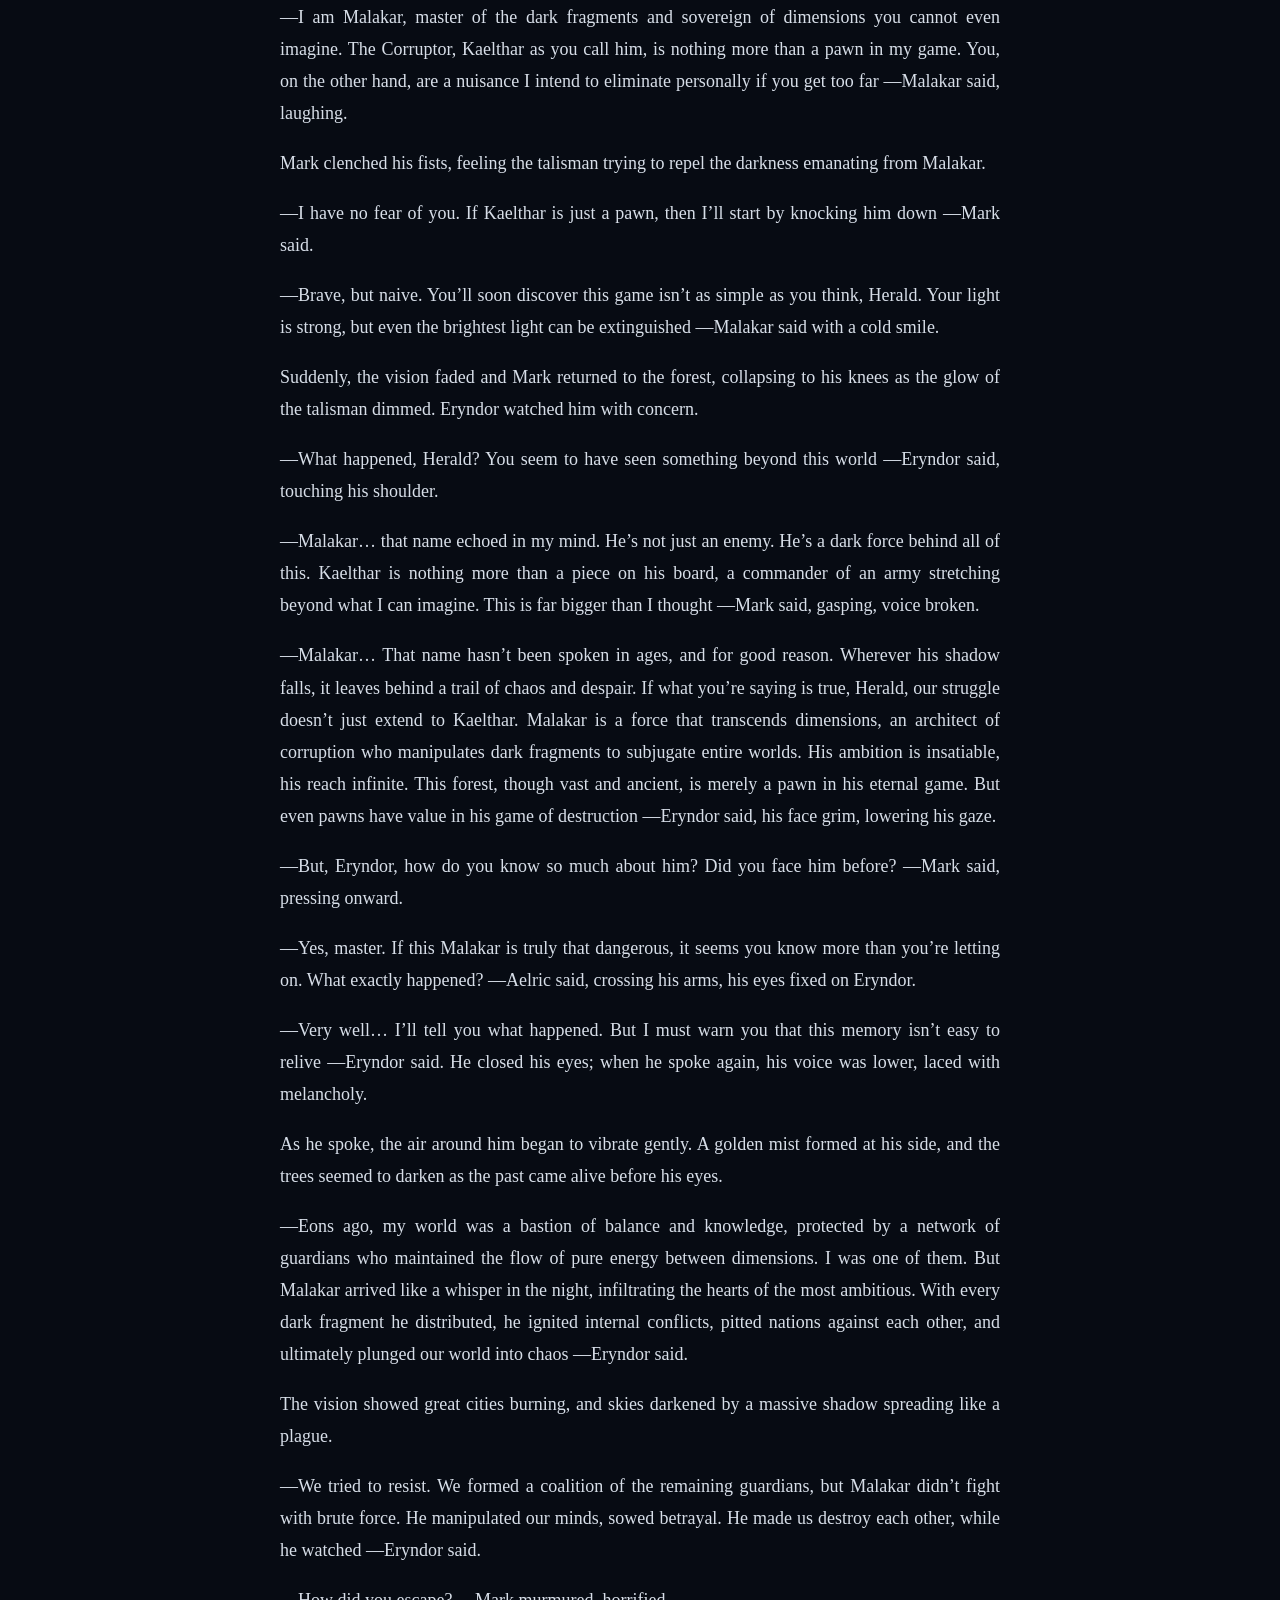
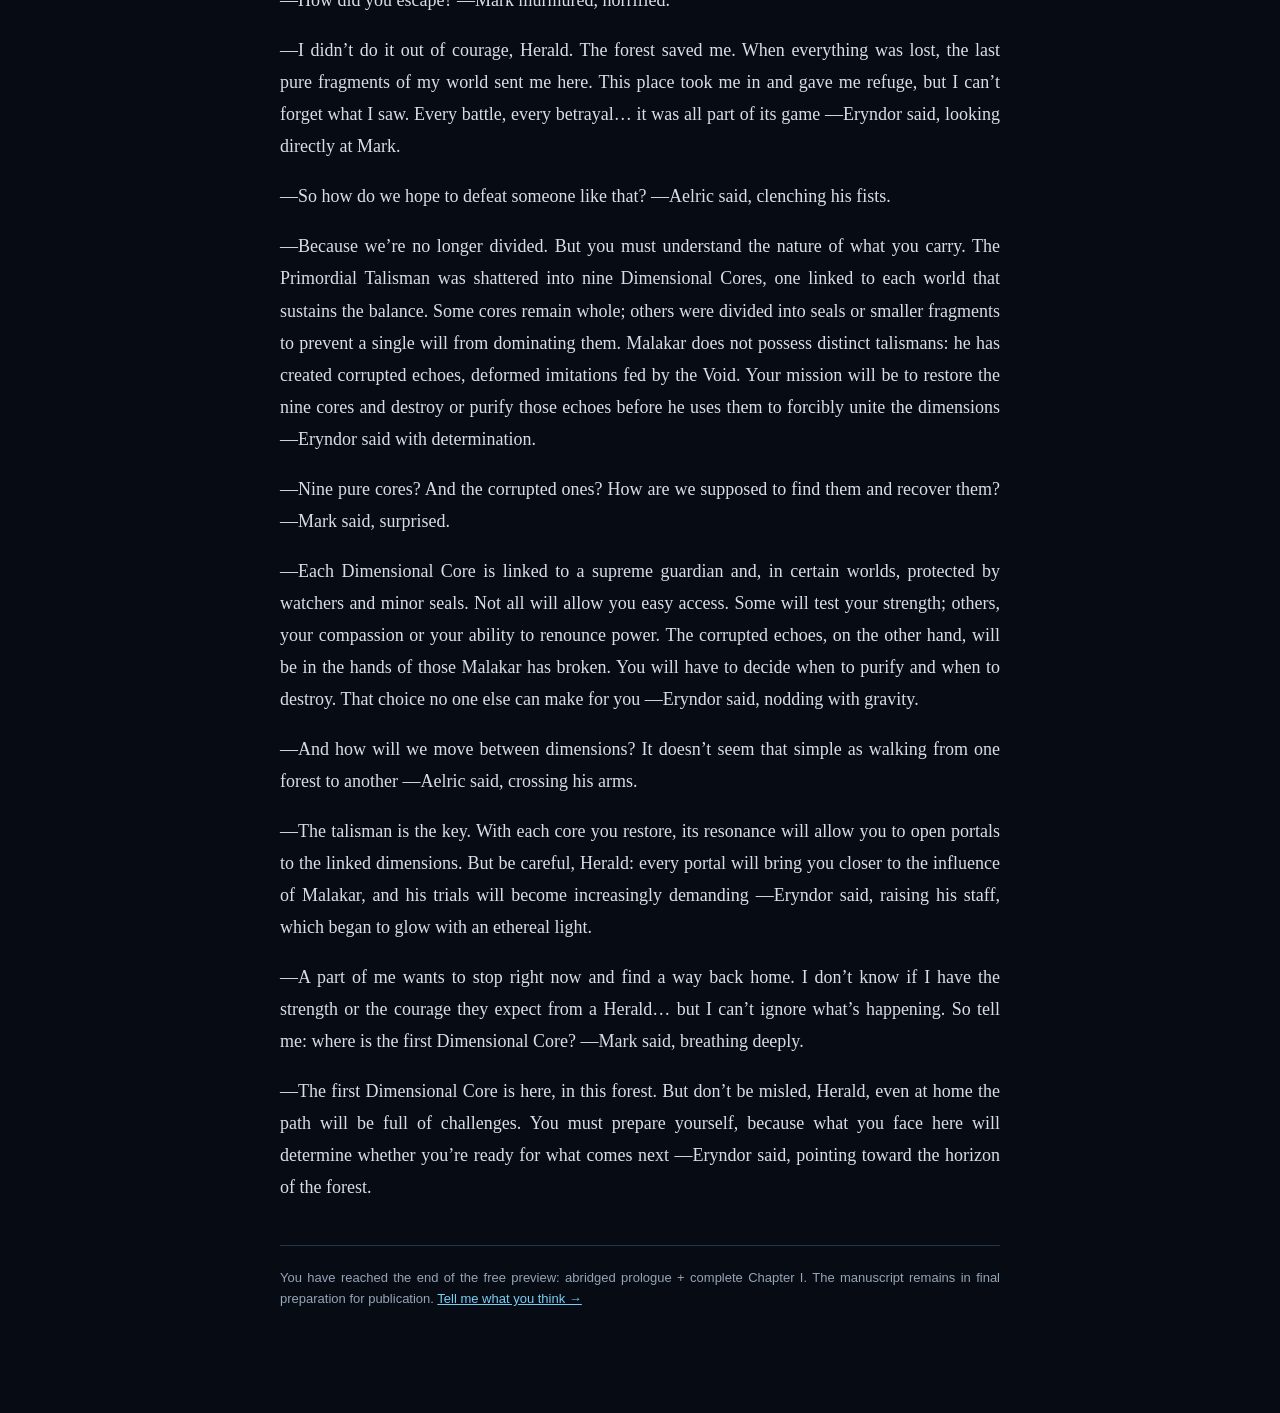
<file: preview-en.html>
<!doctype html><html lang="en"><head><meta charset="utf-8"><meta name="viewport" content="width=device-width,initial-scale=1"><title>Echoes of Fractured Worlds — Free Opening Preview</title><style>body{margin:0;background:#070b13;color:#e9edf3;font-family:Georgia,serif}main{max-width:720px;margin:auto;padding:56px 24px 90px}a{color:#78cff4}.eyebrow{font:700 11px Arial,sans-serif;letter-spacing:.18em;color:#c7ab73}h1{font-size:34px;line-height:1.05;margin:12px 0 8px}h2{font-size:21px;color:#c7ab73;margin:45px 0 24px}p{font-size:18px;line-height:1.78;color:#d7dee8;text-align:justify}.note{font:13px/1.6 Arial,sans-serif;color:#95a4b8;border-top:1px solid #283447;margin-top:42px;padding-top:22px}.reader-nav{display:flex;gap:10px;flex-wrap:wrap;margin:28px 0 8px;font:700 11px Arial,sans-serif;letter-spacing:.08em}.reader-nav a{border:1px solid #3a4a61;padding:9px 12px;text-decoration:none}.chapter-bridge{font:13px/1.7 Arial,sans-serif;color:#9fadc0;border:1px solid #283447;background:#0b1220;padding:16px 18px;margin:44px 0 18px;text-align:left}html{scroll-behavior:smooth}</style></head><body><main><div class="eyebrow">FREE OPENING PREVIEW · ENGLISH</div><h1>ECHOES OF FRACTURED WORLDS</h1><div>Angel Corya</div><nav class="reader-nav" aria-label="Reading navigation"><a href="#prologue">Abridged prologue</a><a href="#chapter-one">Full Chapter I</a></nav><h2 id="prologue">Prologue — The Journey Begins</h2>
<p>The alarm went off at five forty-five, exactly as it did every workday. Mark silenced it before the second chime—not out of discipline, but because his body had learned to anticipate the annoyance. For a few seconds he stared at the bedroom ceiling, where the orange streetlight drew a motionless band. In that brief interval, he could pretend the traffic, reheated coffee, and spreadsheets waiting at the office did not yet exist.</p>
<p>He got up, put on the blue shirt he had ironed the night before, and made coffee that was far too weak. As he drank, he checked his phone. Emma had sent a reminder about Friday's family dinner. Another message, sent by his father in the middle of the night, read: “I need to talk to you. Let's not put it off again.” Mark read it twice. He typed a reply, deleted it, and slipped the phone into his pocket.</p>
<p>The office occupied the seventh floor of a gray building surrounded by identical towers. The fluorescent lights stayed on even when sunlight poured through the windows, as though the company distrusted any illumination it could not control. Mark arrived at seven fifty-three. Sarah was already at her desk, reviewing three reports at once, while Thomas spoke to the coffee machine as if trying to persuade it to produce something drinkable.</p>
<p>“You're late,” Thomas said.</p><p>Mark glanced at the wall clock.</p><p>“There are seven minutes left,” Mark said.</p><p>“Exactly. A year ago you arrived with nine. The decline is obvious.”</p>
<p>Sarah did not look up from the documents. “Let him sit down before you diagnose him with a moral crisis,” she said.</p><p>“I'm only trying to keep the department's standards high.”</p><p>“Then start by turning in your report.”</p>
<p>Thomas looked at Mark with feigned gravity. “See how she treats me? At least your criticism is personalized. That's corporate affection.”</p>
<p>Mark barely smiled and turned on his computer. The same rhythm had repeated for years: Sarah demanded more than anyone considered reasonable; Thomas mocked anything that threatened to become too serious; and Mark stayed between them, solving problems before they became conversations. They were not friends, at least not in the sense he gave that word. They never met outside work and rarely spoke about their lives. Yet they knew the sound of one another's footsteps, the way each reacted to bad news, and the exact moment a joke stopped being a joke.</p>
<p>The morning passed between cost projections, last-minute corrections, and calls from a client who changed their mind with almost professional precision. Sarah left a folder beside Mark's keyboard.</p><p>“The boss wants this before lunch. The third-quarter numbers don't match the historical data,” Sarah said.</p><p>Mark flipped through the pages. “They combined two fiscal periods.”</p><p>Sarah stopped. “Had you already reviewed it?”</p><p>“No. It's in the first chart.”</p>
<p>Thomas leaned over from the next desk. “He doesn't need to review. He communicates with numbers in his dreams.”</p><p>“Numbers are clearer when nobody talks to them.”</p>
<p>Sarah hid a smile before returning to her desk. Mark corrected the report in less than an hour. When he sent it, she replied with a terse “received.” Five minutes later, a fresh cup of coffee appeared beside his hand. Sarah was already across the aisle and did not look back.</p>
<p>On Tuesday, Mark found Thomas waiting for the elevator with two bags of sweet bread. He offered one without explanation.</p><p>“What are we celebrating?” Mark asked.</p><p>“We survived Monday.”</p><p>“That happens every week.”</p><p>“Exactly. Consistency deserves recognition.”</p>
<p>They rode the elevator in silence. When they reached the seventh floor, the lights flickered and the panel briefly displayed a floor that did not exist: 0. Thomas stopped smiling. His hand landed on Mark's shoulder with a speed too precise, as though he expected an impact that never came. Then the indicator returned to seven and the doors opened.</p>
<p>“What was that?” Mark asked.</p><p>Thomas withdrew his hand. “A cheap building reminding us that we'll die here someday.”</p>
<p>Sarah was waiting near reception. She looked at the elevator panel, then at Thomas, and finally at Mark. “Are you all right?”</p><p>“Yes. The lights just went out.”</p><p>“Did you hear anything?”</p>
<p>The question was too specific. Mark was about to say no when he remembered a brief murmur, almost hidden beneath the hum of the motor. He had not understood the words, but he had felt someone pronounce his name from very far away.</p><p>“I'm not sure,” Mark said.</p>
<p>Sarah held his gaze for another second, then handed him a folder. “We have a meeting in ten minutes.”</p>
<p>The rest of the day seemed normal. Yet whenever Mark looked toward the corridor, he found Sarah watching him in the reflection of a window, or Thomas walking nearby for no apparent reason. It was not open surveillance. It was something harder to name—attention disguised as everyday habit.</p>
<p>On Wednesday, the team ate in a small room beside the archives. Thomas complained about the soup, Sarah checked emails while chewing, and Mark tried to finish a sandwich that tasted like a refrigerator.</p><p>“Have you ever thought about quitting and doing something completely irresponsible?” Thomas asked.</p><p>“You already practice irresponsibility full-time.”</p><p>“I mean something with purpose. Raise goats. Restore boats. Disappear into a country where nobody can ask me for a password.”</p><p>“You'd last two days before finding an office to criticize,” Mark said.</p><p>“What about you? Don't you ever want something different?”</p>
<p>The question came without its usual mocking tone. Mark looked at the plastic cup between his hands. “Sometimes,” he said.</p><p>Sarah set her phone on the table. “What?”</p>
<p>Mark took his time answering. He had no concrete image. He knew only the feeling of waiting for something that never arrived, as if his life had stopped before it began.</p><p>“I don't know. Something that doesn't feel the same every day.”</p>
<p>Thomas rested his elbows on the table. “Be careful asking the universe for change. It has a terrible sense of humor.”</p>
<p class="chapter-bridge">The prologue preview above is abridged. The complete Chapter I follows as a second selected sample from the manuscript.</p><h2 id="chapter-one">Chapter I — The Living Forest</h2><p>Mark took a step toward the path revealed by the pedestal, and an odd energy enveloped him completely. The transition felt like stepping through a warm, luminous curtain of water. When he opened his eyes, he found himself in a place that defied any explanation: a lush forest, where every leaf, branch, and breeze seemed alive, moving in time to a silent music. The colors were more vibrant than he’d ever seen, and the air was filled with a sweet, penetrating scent that brought both peace and confusion at once.</p><p>—Where am I? This can’t be real… but it feels so vivid —Mark said, looking around, incredulous.</p><p>He stood up carefully, shaking off the leaves that had fallen on him. In his chest, the talisman continued to glow with a steady blue light, and every time he moved, he felt a deep connection to the surrounding environment. He took a few steps forward, listening closely to the forest’s sounds, which seemed to whisper incomprehensible words.</p><p>Suddenly, the crackling of branches broke the stillness. Mark spun quickly, his heart racing. From among the mist, an imposing figure emerged. It was Lirian, the spirit of the forest. His body was formed of twisted branches and shining leaves that seemed to gleam with a golden light, and his eyes, deep and sparkling, observed Mark with a mixture of curiosity and judgment.</p><p>—Sel-viren-tha-lok, stranger. Your presence here disrupts the flow of life —Lirian said in a solemn, deep voice.</p><p>—What…? Who are you? What is this place? —Mark said, stepping back one pace.</p><p>The talisman in his chest began to glow more intensely, projecting a faint blue light toward Lirian. The spirit seemed to calm, tilting his head slightly before speaking again, this time in a language Mark could understand.</p><p>—Bearer… or rather, Herald. You are the first to cross into this world in centuries. Your arrival cannot be coincidence —Lirian said.</p><p>Before Mark could respond, the sound of hurried footsteps and a figure emerged from the trees. It was Aelric, a young human warrior with battle-worn clothes and a makeshift spear, clearly accustomed to the dangers of the forest.</p><p>—Don’t harm him, spirit! He’s different. I can feel it —Aelric said, interrupting.</p><p>—Can anyone explain what’s happening here? I’m lost —Mark said, looking between them in confusion.</p><p>—That thing in your chest… it’s not common. Come with me, Herald. There are things you need to know. If you go alone, this forest will devour you —Aelric said, pointing to the talisman.</p><p>Lirian watched the interaction in silence, but a spark of approval shone in his eyes.</p><p>—The forest will rise with you if you prove worthy, Herald. Use the talisman wisely —Lirian said.</p><p>Mark followed Aelric, who guided him through hidden paths between the trees. During the journey, the young human explained the nature of the Living Forest.</p><p>—This forest was a place of balance, protected by a guardian named Kaelthar. But everything changed when it found a corrupted fragment of a talisman similar to yours. Ambition consumed it, and now it has become the Corruptor. Its power feeds on the very essence of the forest —Aelric said.</p><p>—So… is all of this because of that corrupted talisman? How can I stop something like this? —Mark said, trying to process the information.</p><p>—First, you must reach the Heart Tree, the heart of the forest and the source of its energy. But it won’t be easy. The Corruptor has creatures under its control that won’t hesitate to destroy you.</p><p>As they advanced, Mark began to feel a deeper connection with the forest. The talisman responded to its environment, glowing occasionally and allowing him to manipulate nearby roots and leaves to clear a path.</p><p>—This… this is different. It’s like the forest is trying to help me —Mark murmured, to himself.</p><p>—The forest watches you, Herald. Perhaps it sees something in you that we haven’t yet been able to understand —Aelric said, smiling.</p><p>With every step, Mark felt the weight of responsibility growing inside him. As he moved through the hidden paths, the talisman on his chest pulsed with a rhythmic glow, as if marking the way. The silence of the forest was broken only by the whispering of leaves and the steady footsteps of Aelric beside him.</p><p>—Everything seems so unreal. But if the talisman brought me here, there must be a purpose. Maybe I’m not just an ordinary man… or maybe I am? —thought Mark.</p><p>The creak of nearby branches interrupted his thoughts, and both of them stopped. From the undergrowth emerged a small creature, with a body of moss and eyes bright as emeralds. It seemed to study Mark with curiosity before emitting a soft chirp.</p><p>—Don’t worry, it’s a Florián. They’re the forest’s messengers —Aelric said, relaxing.</p><p>—A messenger? Is it sending me a message? —Mark said, crouching slightly to observe the creature.</p><p>The Florián approached timidly, dropping a small glowing sprout at Mark’s feet before vanishing into the roots of a tree.</p><p>—The forest is testing you, Herald. That sprout is a guide. Hold it and you’ll see —Aelric said with a smile.</p><p>Mark picked up the sprout, which emitted a warm light upon touching his skin. In his mind, visions of the Heart Tree and the Corruptor began to take shape: a dark figure wrapped in black roots, draining life from the forest.</p><p>—So that’s my goal… It seems I have no other choice —Mark said in a serious tone.</p><p>—You’re not alone in this. The forest has allies that will appear when you need them most. But you must first prove your worth —Aelric said, placing a hand on Mark’s shoulder.</p><p>With renewed determination, Mark continued his path, but his steps didn’t last long before being interrupted. From among the trees, two deformed creatures emerged, made of blackened roots and shadows that seemed to breathe hatred. They emitted low growls and advanced slowly toward him.</p><p>—Get ready, Herald! These are the Corruptor’s beasts. They want to test your strength —Aelric said, drawing his makeshift lance.</p><p>Mark took a step back, feeling the talisman begin to glow with increasing intensity. One of the creatures leapt at him, and in an instinctive move, he raised his hands. Luminous roots erupted from the ground, snaring the beast mid-flight.</p><p>—What was that? I… I didn’t know I could do that —Mark said, gasping.</p><p>—The talisman is guiding you. Trust it and yourself. Don’t stop now —Aelric said, fighting off the other creature.</p><p>The second creature managed to knock Aelric down, but before it could attack, Mark felt a surge of energy ripple through his body. Extending his hands forward, branches and leaves formed a shield in front of him, blocking the strike. Seizing the moment, he manipulated the roots of the ground, immobilizing the second beast as well.</p><p>—So I’m not fighting alone… the forest has decided to trust me. I hope I can trust myself with the same ease —Mark said with determination.</p><p>Both creatures dissolved into a dark mist, leaving behind a heavy silence in their wake. Aelric rose with difficulty, looking at Mark with a mix of surprise and respect.</p><p>—The forest responded to your intent, but Kaelthar has already sensed the change. From now on, he will send creatures that know your limits —Aelric said.</p><p>Mark nodded, wiping sweat from his forehead. He felt he had only scratched the surface of what the talisman could do. Yet within him, a spark of confidence began to grow.</p><p>Before they could move further, a golden flash illuminated the path ahead. A tall, majestic figure emerged from among the trees, enveloped in a warm glow that seemed to saturate the entire environment. His features, detailed as if carved by nature itself, combined the firmness of living wood with the softness of sap flowing beneath his skin. He carried an imposing staff, intricately carved with patterns that pulsed with ancestral energy, as if telling forgotten stories from bygone eras. It was Eryndor, the Sage of the Forest, guardian of ancient knowledge and keeper of the Living Forest’s memory.</p><p>—Herald, your steps in this forest are an echo of the past and a promise of the future. Before you continue, you must know the truth about Kaelthar, now known as the Corruptor. Come, both of you —Eryndor said with a resonant, calm voice.</p><p>With a gesture, Eryndor opened a path through the trees, leading them to a hidden clearing where a massive mural carved into the bark of an ancient tree told the story of the Living Forest. His fingers moved with delicate precision, touching each symbol as he spoke.</p><p>—Kaelthar was once the guardian of this forest, a noble and wise protector. He understood every branch, every creature, every breeze. But when the dark fragment of the Primordial Talisman reached his hands, it slowly consumed him. It promised power, absolute control, but in exchange took his essence and corrupted it. His desire to protect the forest twisted into a hunger to possess it, to shape it to his will —Eryndor said.</p><p>—Why wasn’t he stopped? Were there no other guardians? —Mark said, looking at the mural.</p><p>—They tried, but the fragment gave him a power no one could match. Kaelthar used the forest against us. Ancient trees became his weapons, rivers that once brought life turned into barriers of destruction. In the end, we had to seal him away from the Heart Tree to prevent him from destroying it completely. But the seal was not eternal.</p><p>—And now you expect the Herald to do what no one else could. What’s different this time? —Aelric said with skepticism.</p><p>—The talisman he carries is pure, a fragment untouched by darkness. But it is not only the talisman. The bearer is the one with the power to change destiny. Mark, your heart must be strong, because the Heart Tree will not reveal its secrets to just anyone —Eryndor said, looking calmly at Aelric.</p><p>—I understand. But how do I use this power against Kaelthar? If he also has a fragment, how can I stop him without falling into what he did? —Mark said, breathing deeply.</p><p>—That will be your greatest trial. The talisman amplifies not only your power, but also your will. If you let fear or ambition cloud your judgment, you’ll follow the path of Kaelthar. But if you act with purity and balance, the forest will guide you.</p><p>The sage touched the center of the mural, and a golden light illuminated a path leading deep into the forest.</p><p>—This is your next step, Herald. Find the Heart Tree. Only there will you know if you are worthy of facing the Corruptor —Eryndor said.</p><p>At that moment, the talisman of Mark began to glow with unusual intensity. His vision blurred and the forest around him faded, leaving him floating in a vast darkness. Before him, an imposing figure emerged from the shadows. It was Malakar, a being wrapped in black armor that seemed to absorb light around it. His red eyes burned like coals, and his voice resonated like a distant thunderclap.</p><p>—So you are the Herald. Disappointing. I was expecting something more… impressive —Malakar said with a mocking tone.</p><p>—Who are you? What do you want from me? —Mark said, trembling but firm.</p><p>—I am Malakar, master of the dark fragments and sovereign of dimensions you cannot even imagine. The Corruptor, Kaelthar as you call him, is nothing more than a pawn in my game. You, on the other hand, are a nuisance I intend to eliminate personally if you get too far —Malakar said, laughing.</p><p>Mark clenched his fists, feeling the talisman trying to repel the darkness emanating from Malakar.</p><p>—I have no fear of you. If Kaelthar is just a pawn, then I’ll start by knocking him down —Mark said.</p><p>—Brave, but naive. You’ll soon discover this game isn’t as simple as you think, Herald. Your light is strong, but even the brightest light can be extinguished —Malakar said with a cold smile.</p><p>Suddenly, the vision faded and Mark returned to the forest, collapsing to his knees as the glow of the talisman dimmed. Eryndor watched him with concern.</p><p>—What happened, Herald? You seem to have seen something beyond this world —Eryndor said, touching his shoulder.</p><p>—Malakar… that name echoed in my mind. He’s not just an enemy. He’s a dark force behind all of this. Kaelthar is nothing more than a piece on his board, a commander of an army stretching beyond what I can imagine. This is far bigger than I thought —Mark said, gasping, voice broken.</p><p>—Malakar… That name hasn’t been spoken in ages, and for good reason. Wherever his shadow falls, it leaves behind a trail of chaos and despair. If what you’re saying is true, Herald, our struggle doesn’t just extend to Kaelthar. Malakar is a force that transcends dimensions, an architect of corruption who manipulates dark fragments to subjugate entire worlds. His ambition is insatiable, his reach infinite. This forest, though vast and ancient, is merely a pawn in his eternal game. But even pawns have value in his game of destruction —Eryndor said, his face grim, lowering his gaze.</p><p>—But, Eryndor, how do you know so much about him? Did you face him before? —Mark said, pressing onward.</p><p>—Yes, master. If this Malakar is truly that dangerous, it seems you know more than you’re letting on. What exactly happened? —Aelric said, crossing his arms, his eyes fixed on Eryndor.</p><p>—Very well… I’ll tell you what happened. But I must warn you that this memory isn’t easy to relive —Eryndor said. He closed his eyes; when he spoke again, his voice was lower, laced with melancholy.</p><p>As he spoke, the air around him began to vibrate gently. A golden mist formed at his side, and the trees seemed to darken as the past came alive before his eyes.</p><p>—Eons ago, my world was a bastion of balance and knowledge, protected by a network of guardians who maintained the flow of pure energy between dimensions. I was one of them. But Malakar arrived like a whisper in the night, infiltrating the hearts of the most ambitious. With every dark fragment he distributed, he ignited internal conflicts, pitted nations against each other, and ultimately plunged our world into chaos —Eryndor said.</p><p>The vision showed great cities burning, and skies darkened by a massive shadow spreading like a plague.</p><p>—We tried to resist. We formed a coalition of the remaining guardians, but Malakar didn’t fight with brute force. He manipulated our minds, sowed betrayal. He made us destroy each other, while he watched —Eryndor said.</p><p>—How did you escape? —Mark murmured, horrified.</p><p>—I didn’t do it out of courage, Herald. The forest saved me. When everything was lost, the last pure fragments of my world sent me here. This place took me in and gave me refuge, but I can’t forget what I saw. Every battle, every betrayal… it was all part of its game —Eryndor said, looking directly at Mark.</p><p>—So how do we hope to defeat someone like that? —Aelric said, clenching his fists.</p><p>—Because we’re no longer divided. But you must understand the nature of what you carry. The Primordial Talisman was shattered into nine Dimensional Cores, one linked to each world that sustains the balance. Some cores remain whole; others were divided into seals or smaller fragments to prevent a single will from dominating them. Malakar does not possess distinct talismans: he has created corrupted echoes, deformed imitations fed by the Void. Your mission will be to restore the nine cores and destroy or purify those echoes before he uses them to forcibly unite the dimensions —Eryndor said with determination.</p><p>—Nine pure cores? And the corrupted ones? How are we supposed to find them and recover them? —Mark said, surprised.</p><p>—Each Dimensional Core is linked to a supreme guardian and, in certain worlds, protected by watchers and minor seals. Not all will allow you easy access. Some will test your strength; others, your compassion or your ability to renounce power. The corrupted echoes, on the other hand, will be in the hands of those Malakar has broken. You will have to decide when to purify and when to destroy. That choice no one else can make for you —Eryndor said, nodding with gravity.</p><p>—And how will we move between dimensions? It doesn’t seem that simple as walking from one forest to another —Aelric said, crossing his arms.</p><p>—The talisman is the key. With each core you restore, its resonance will allow you to open portals to the linked dimensions. But be careful, Herald: every portal will bring you closer to the influence of Malakar, and his trials will become increasingly demanding —Eryndor said, raising his staff, which began to glow with an ethereal light.</p><p>—A part of me wants to stop right now and find a way back home. I don’t know if I have the strength or the courage they expect from a Herald… but I can’t ignore what’s happening. So tell me: where is the first Dimensional Core? —Mark said, breathing deeply.</p><p>—The first Dimensional Core is here, in this forest. But don’t be misled, Herald, even at home the path will be full of challenges. You must prepare yourself, because what you face here will determine whether you’re ready for what comes next —Eryndor said, pointing toward the horizon of the forest.</p><p class="note">You have reached the end of the free preview: abridged prologue + complete Chapter I. The manuscript remains in final preparation for publication. <a href="index.html#survey">Tell me what you think →</a></p></main></body></html>
</file>
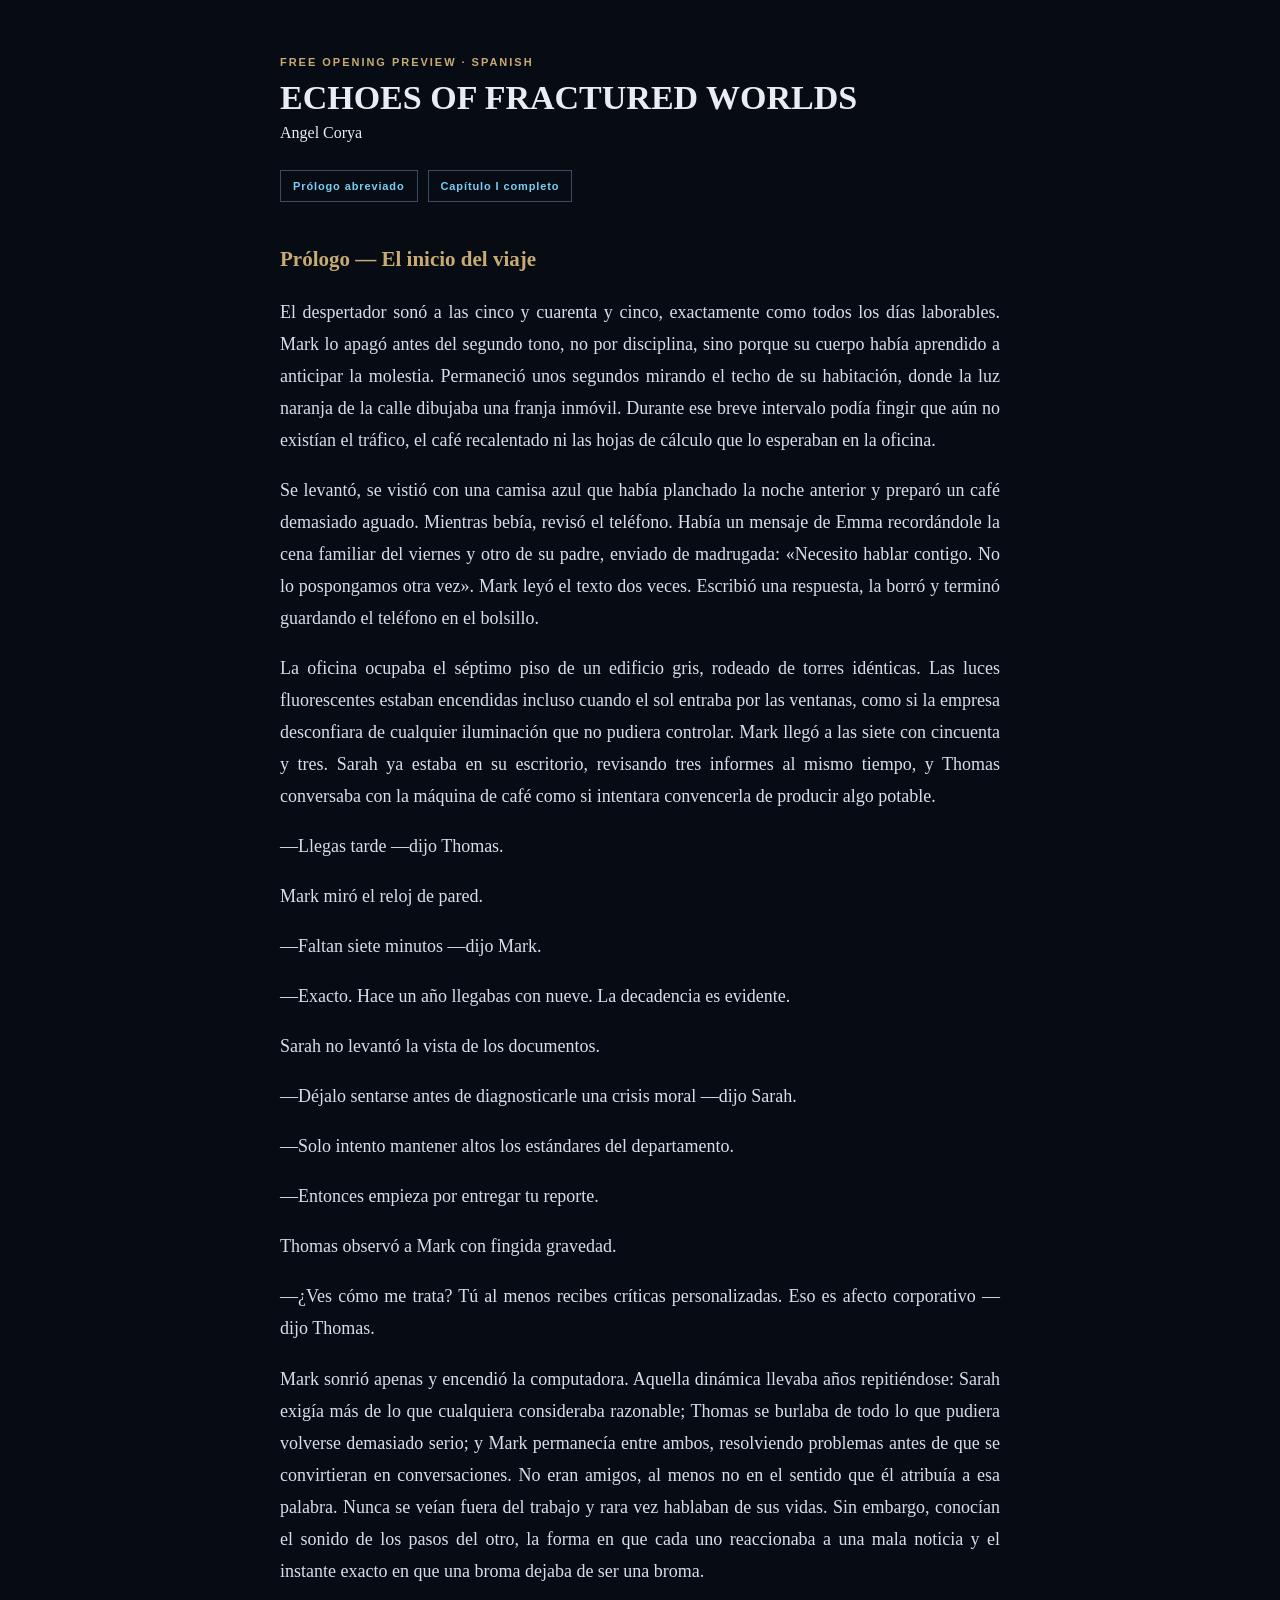
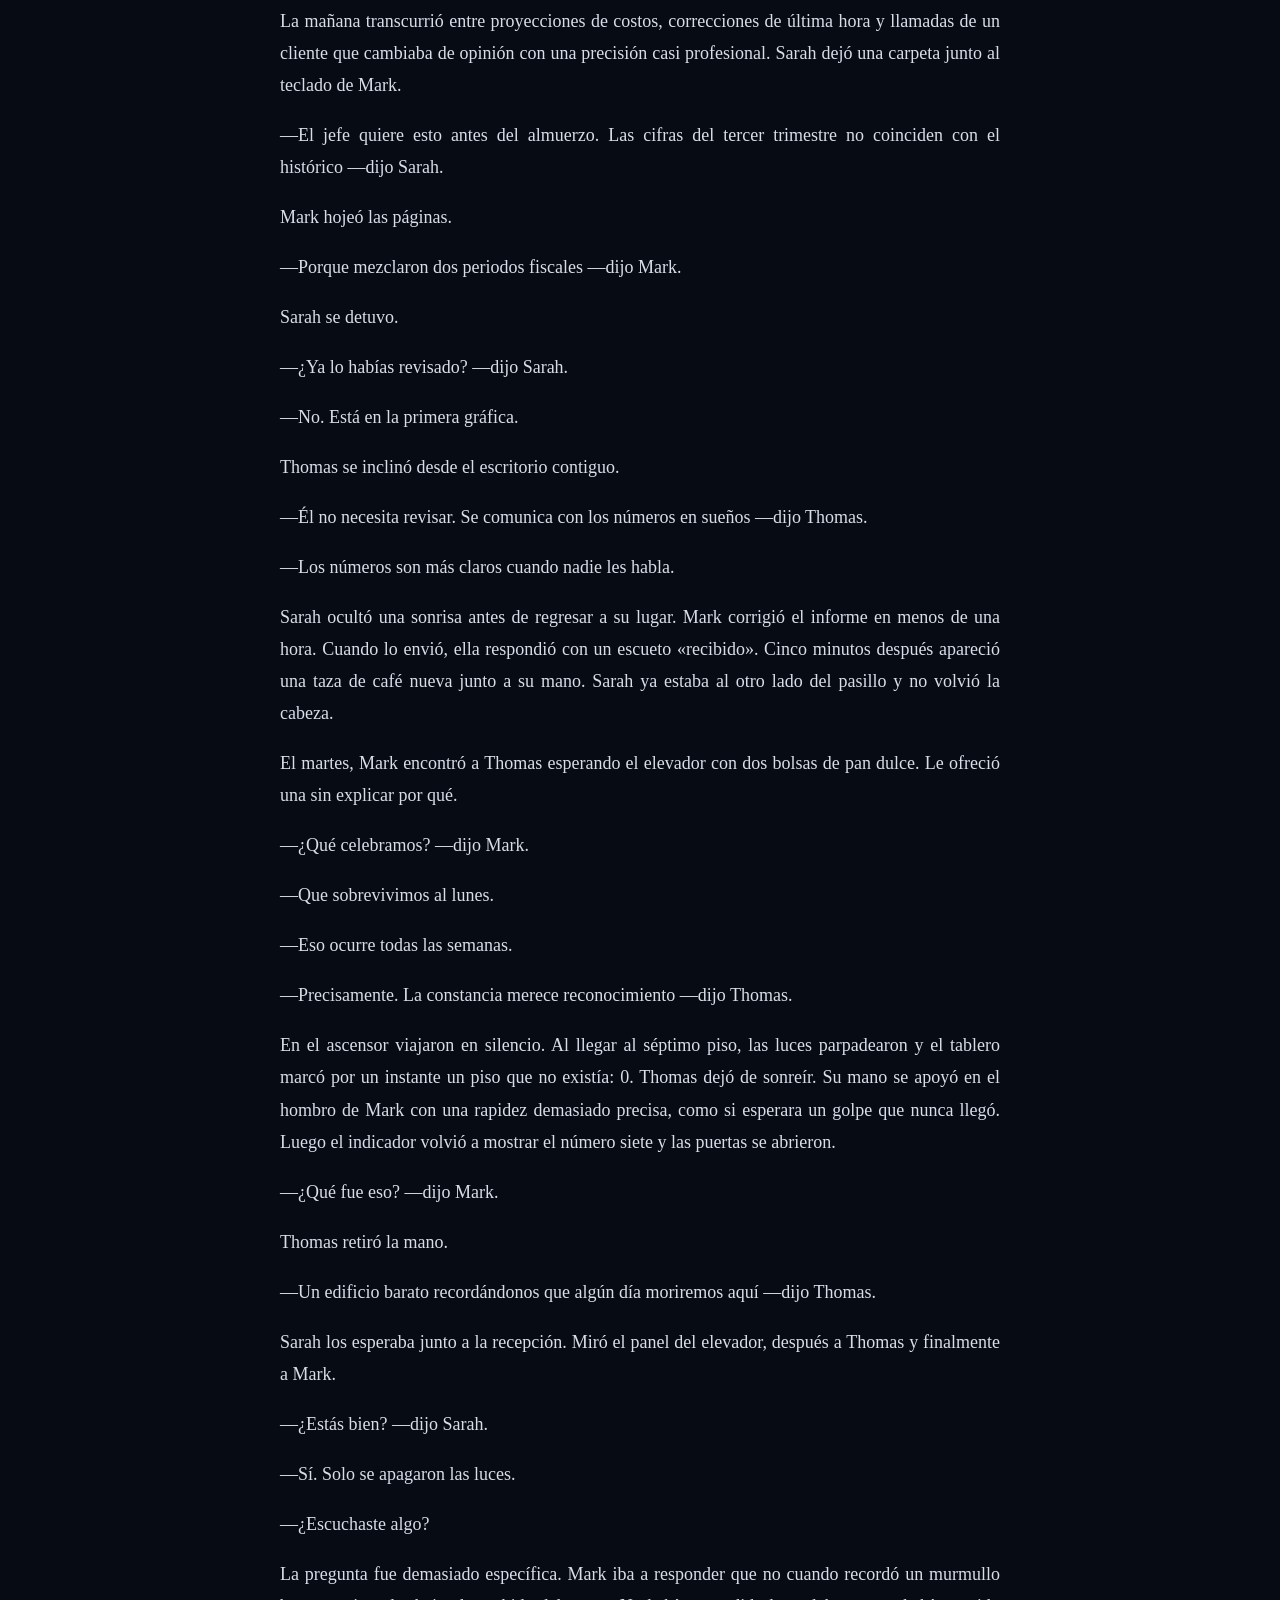
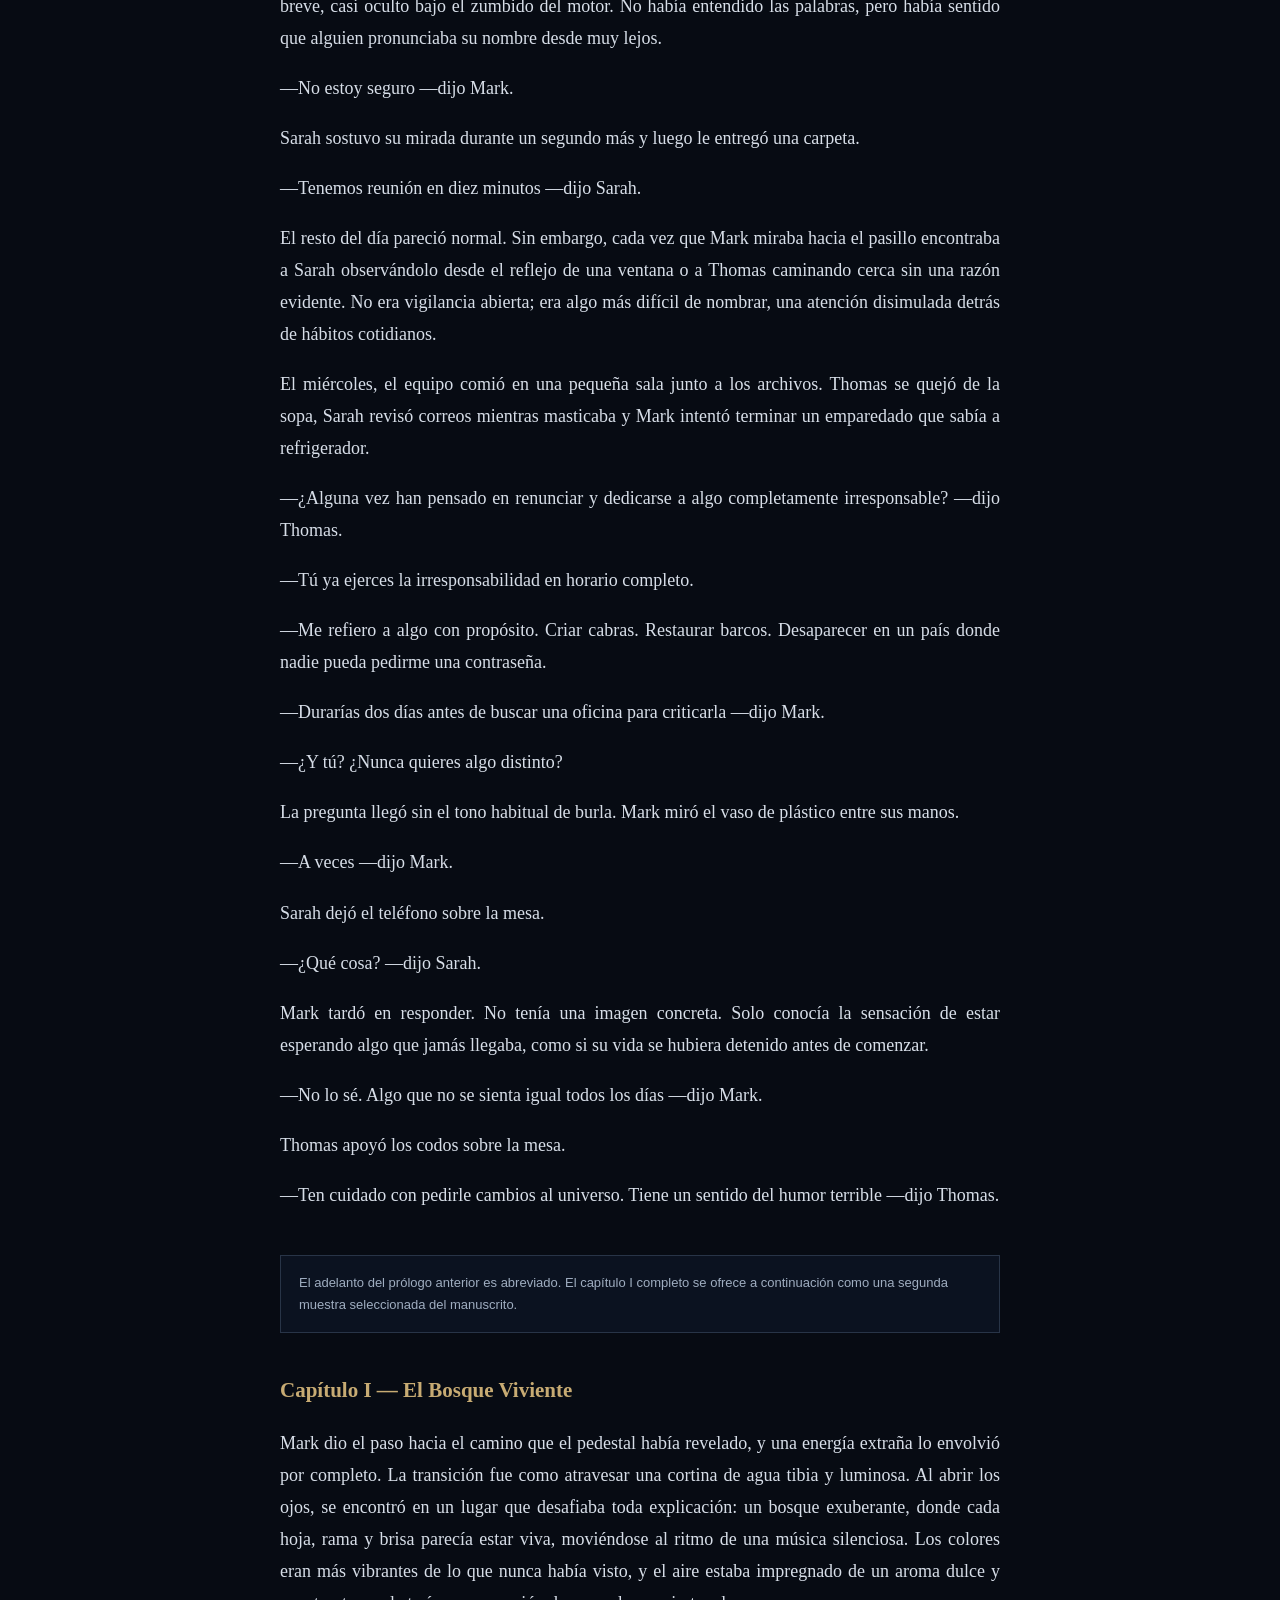
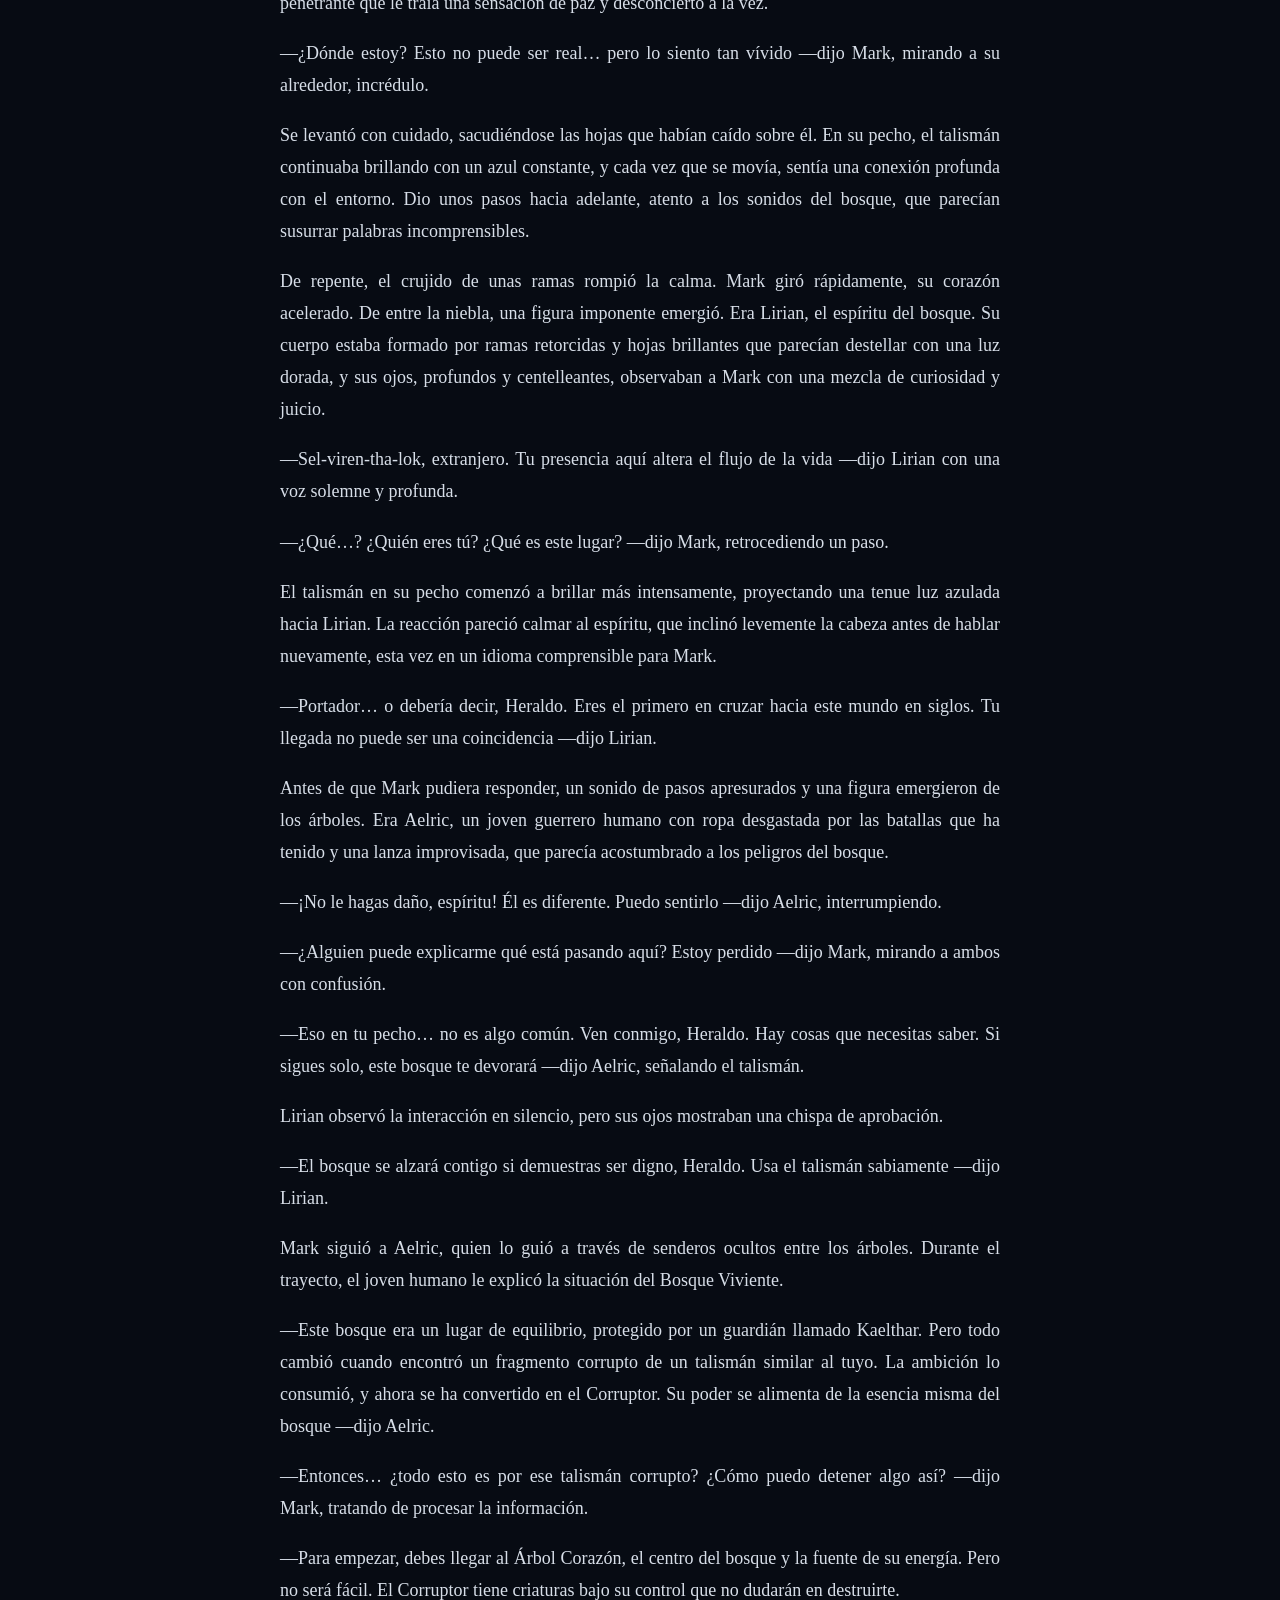
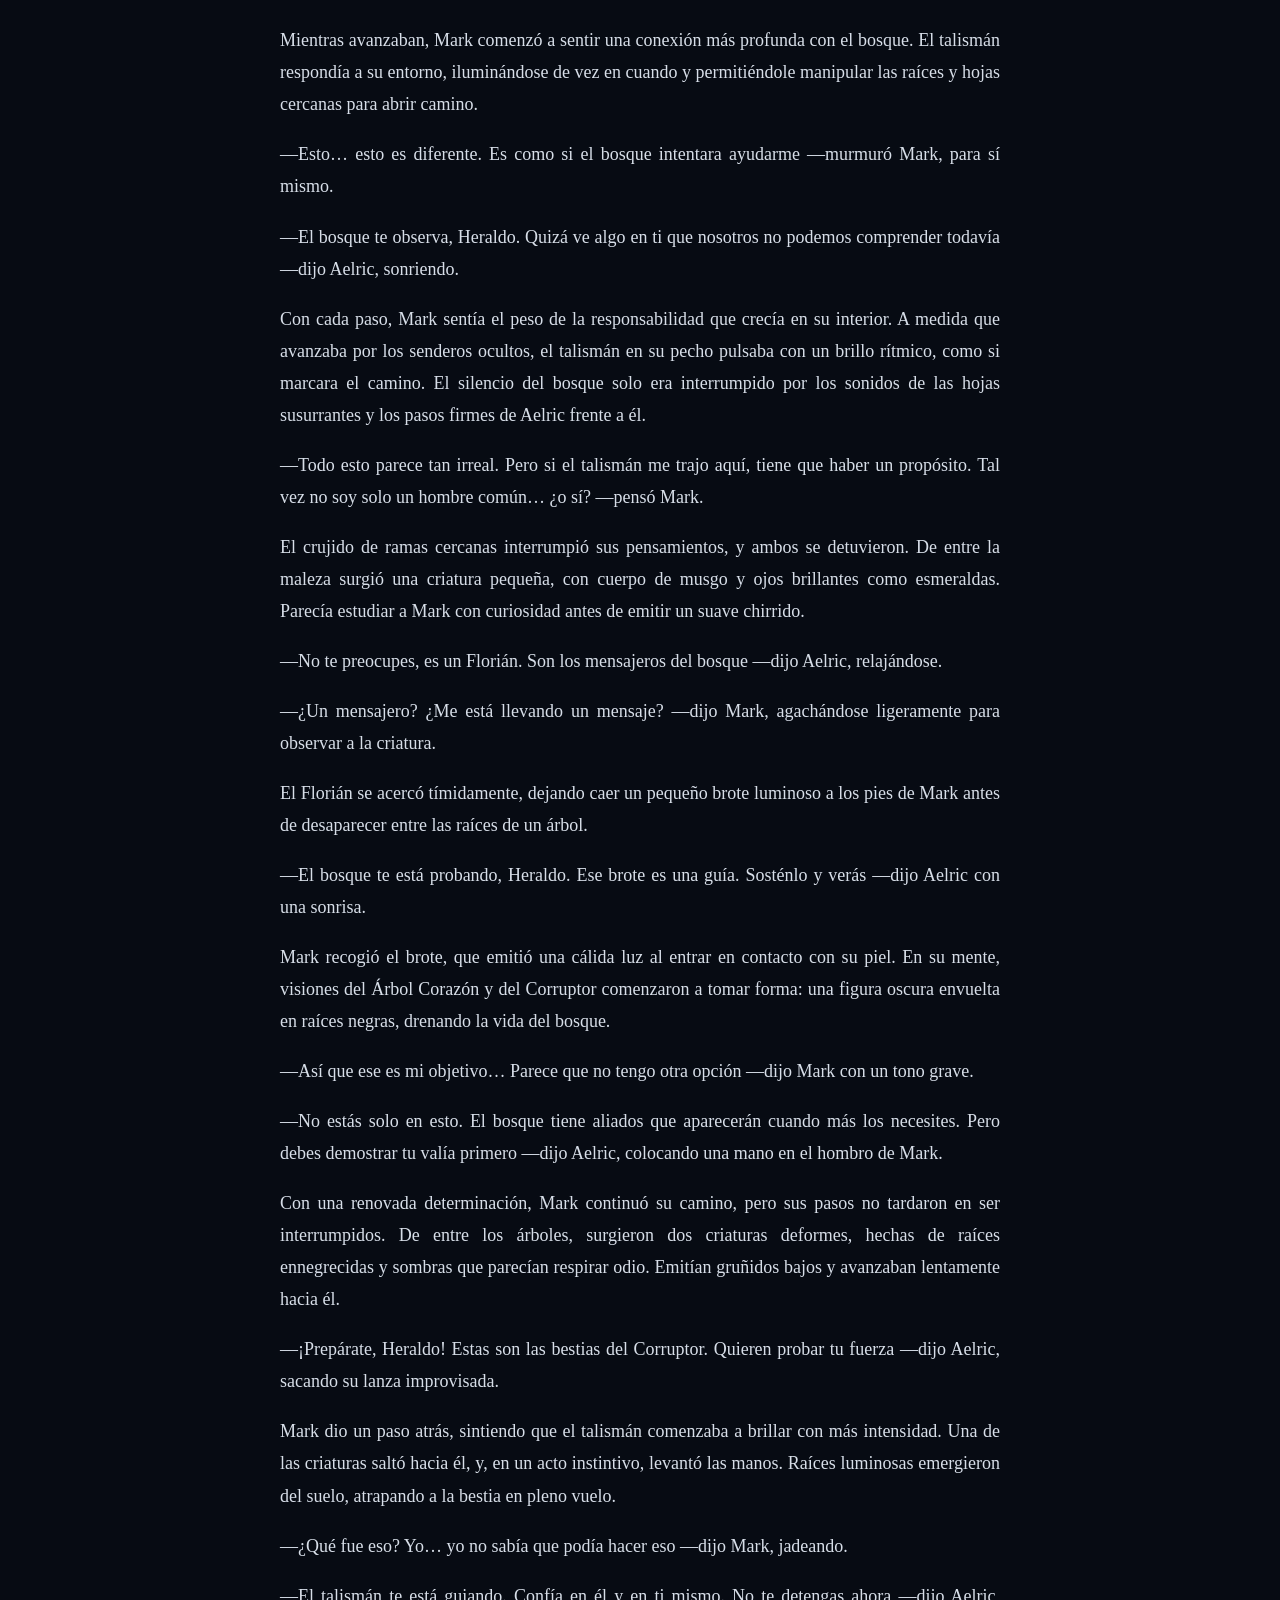
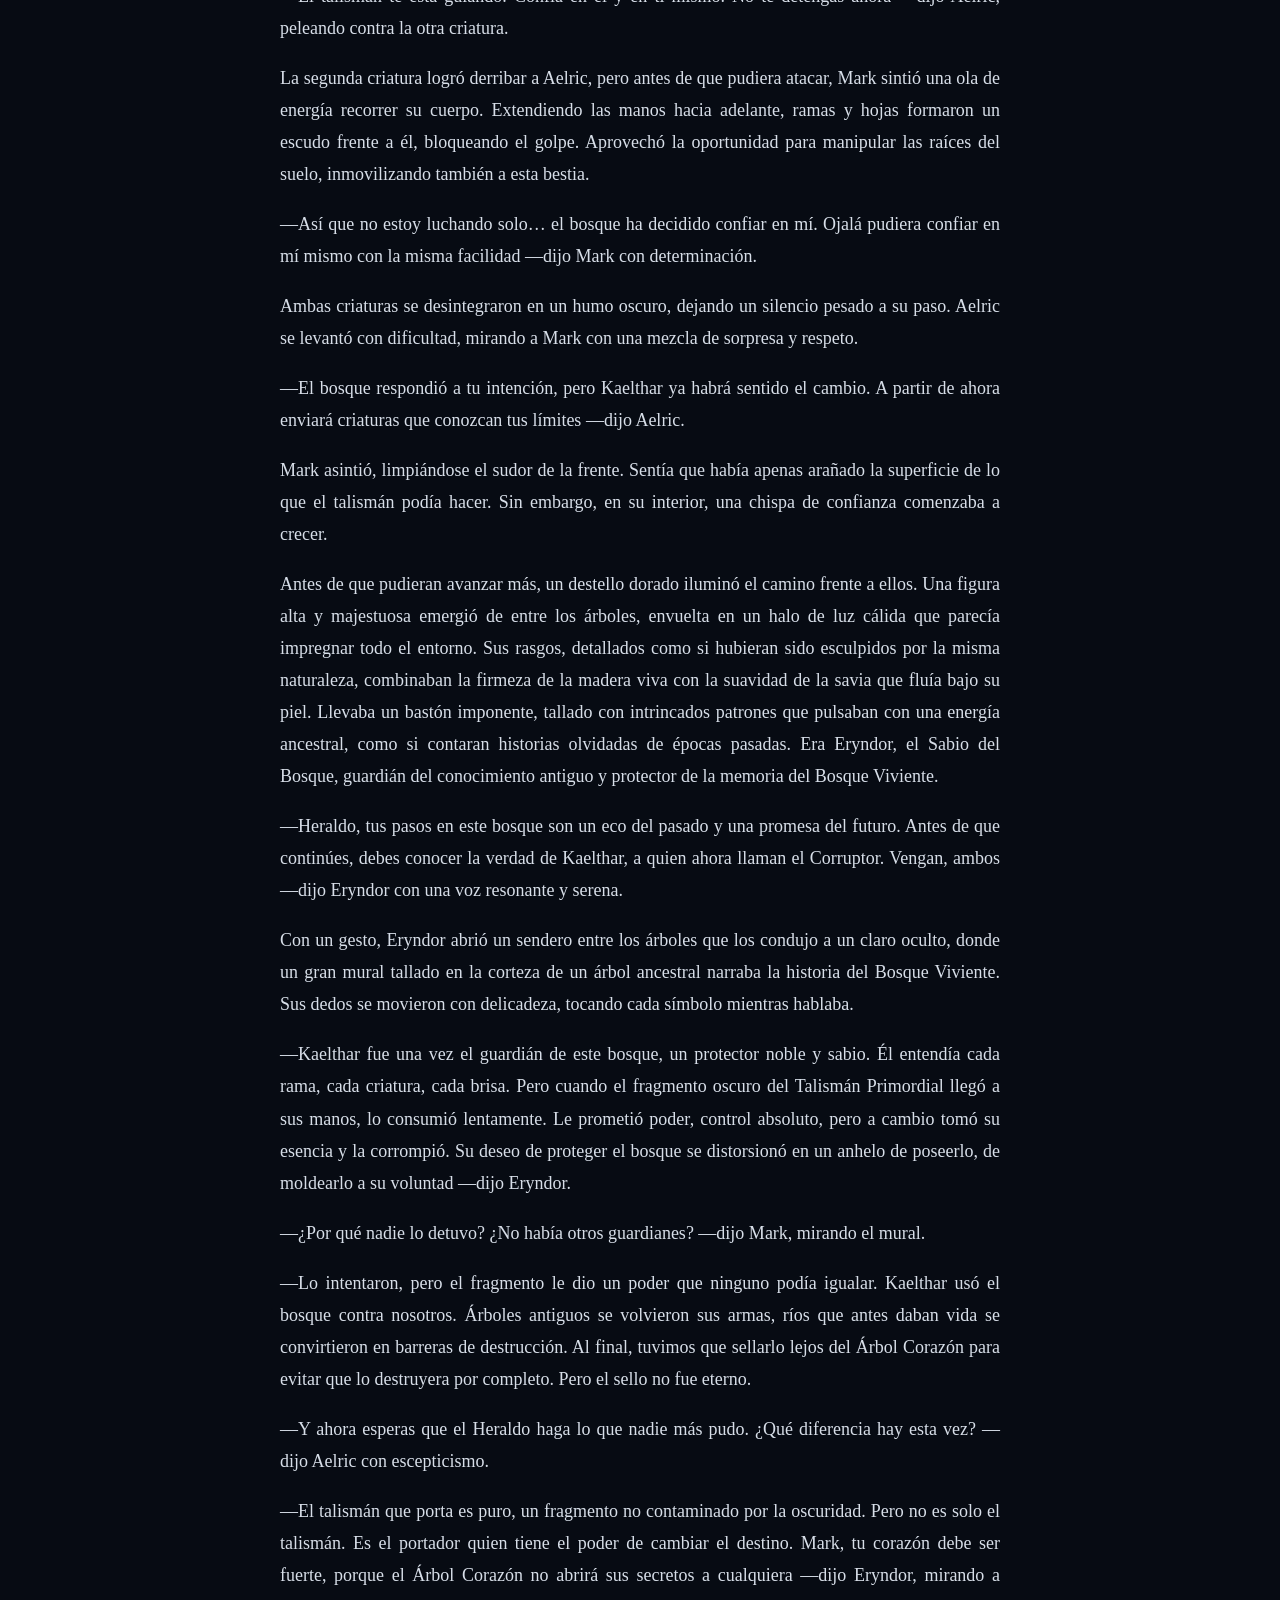
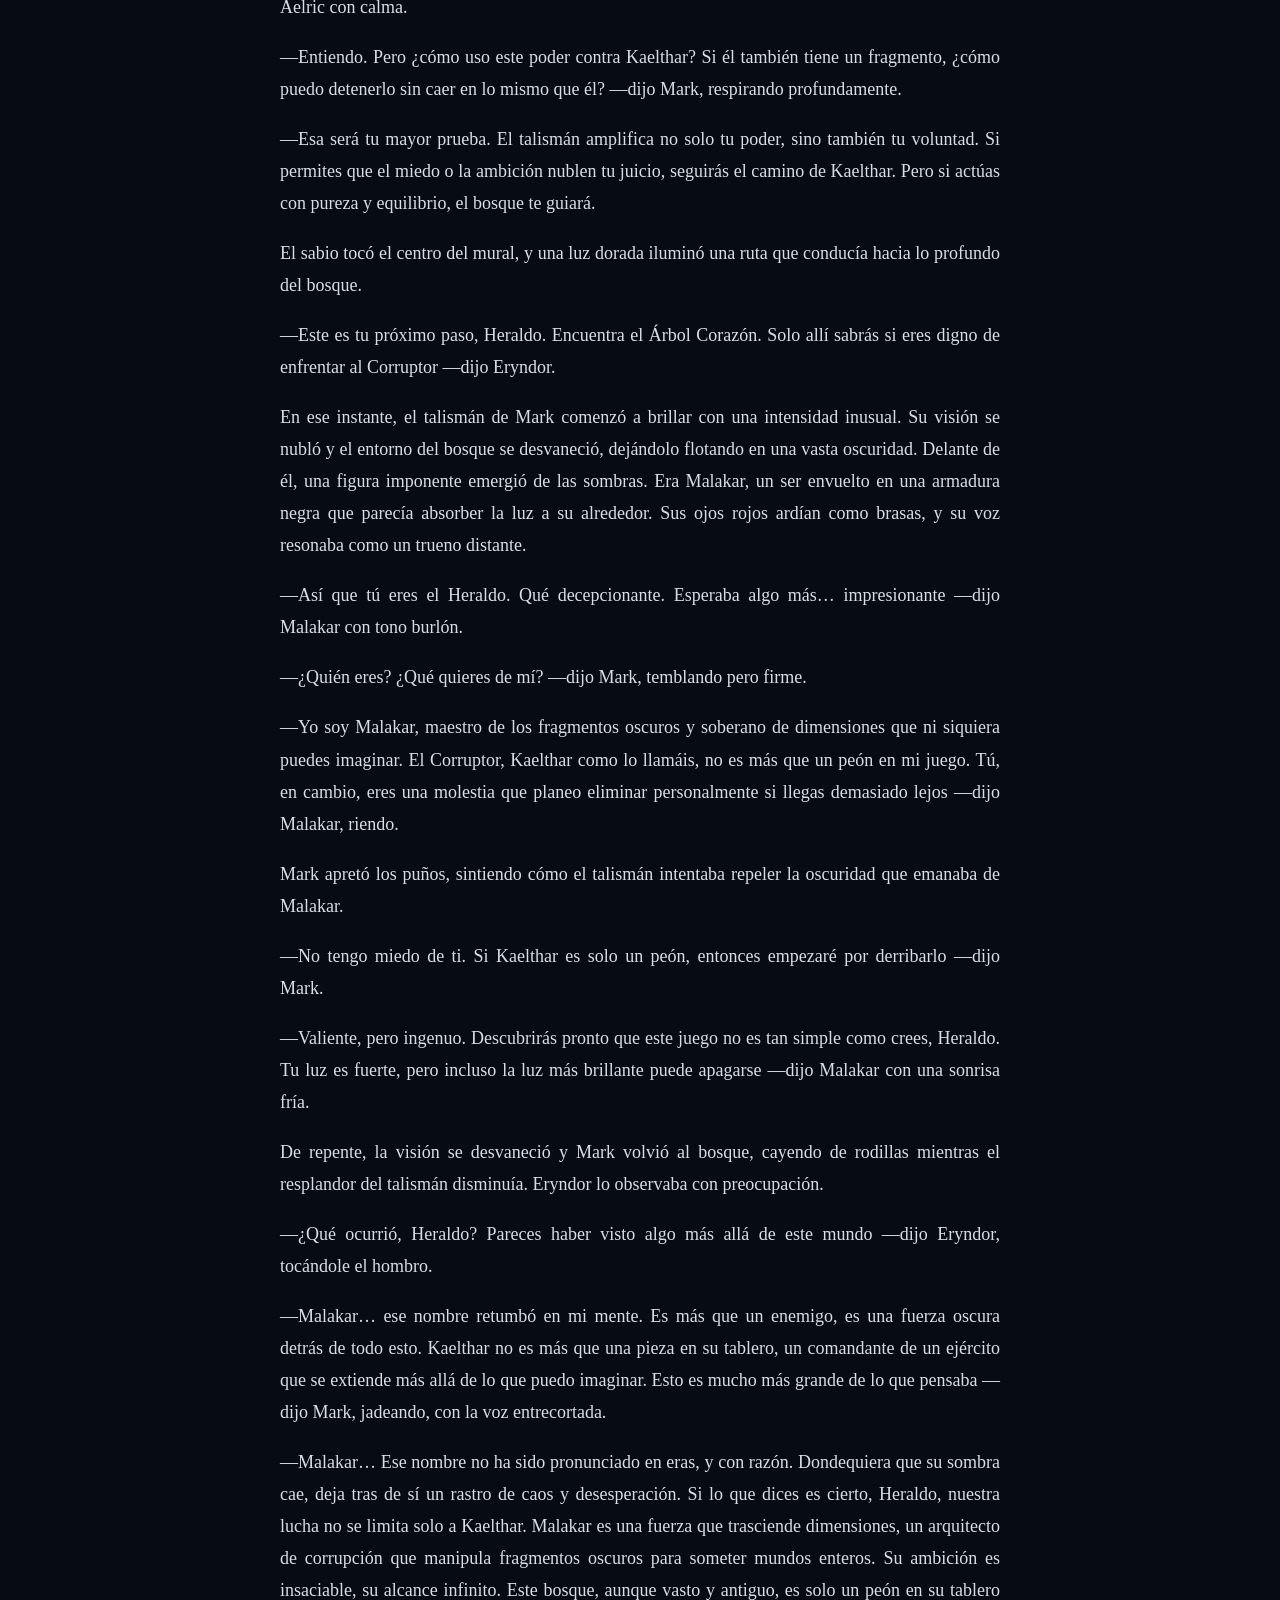
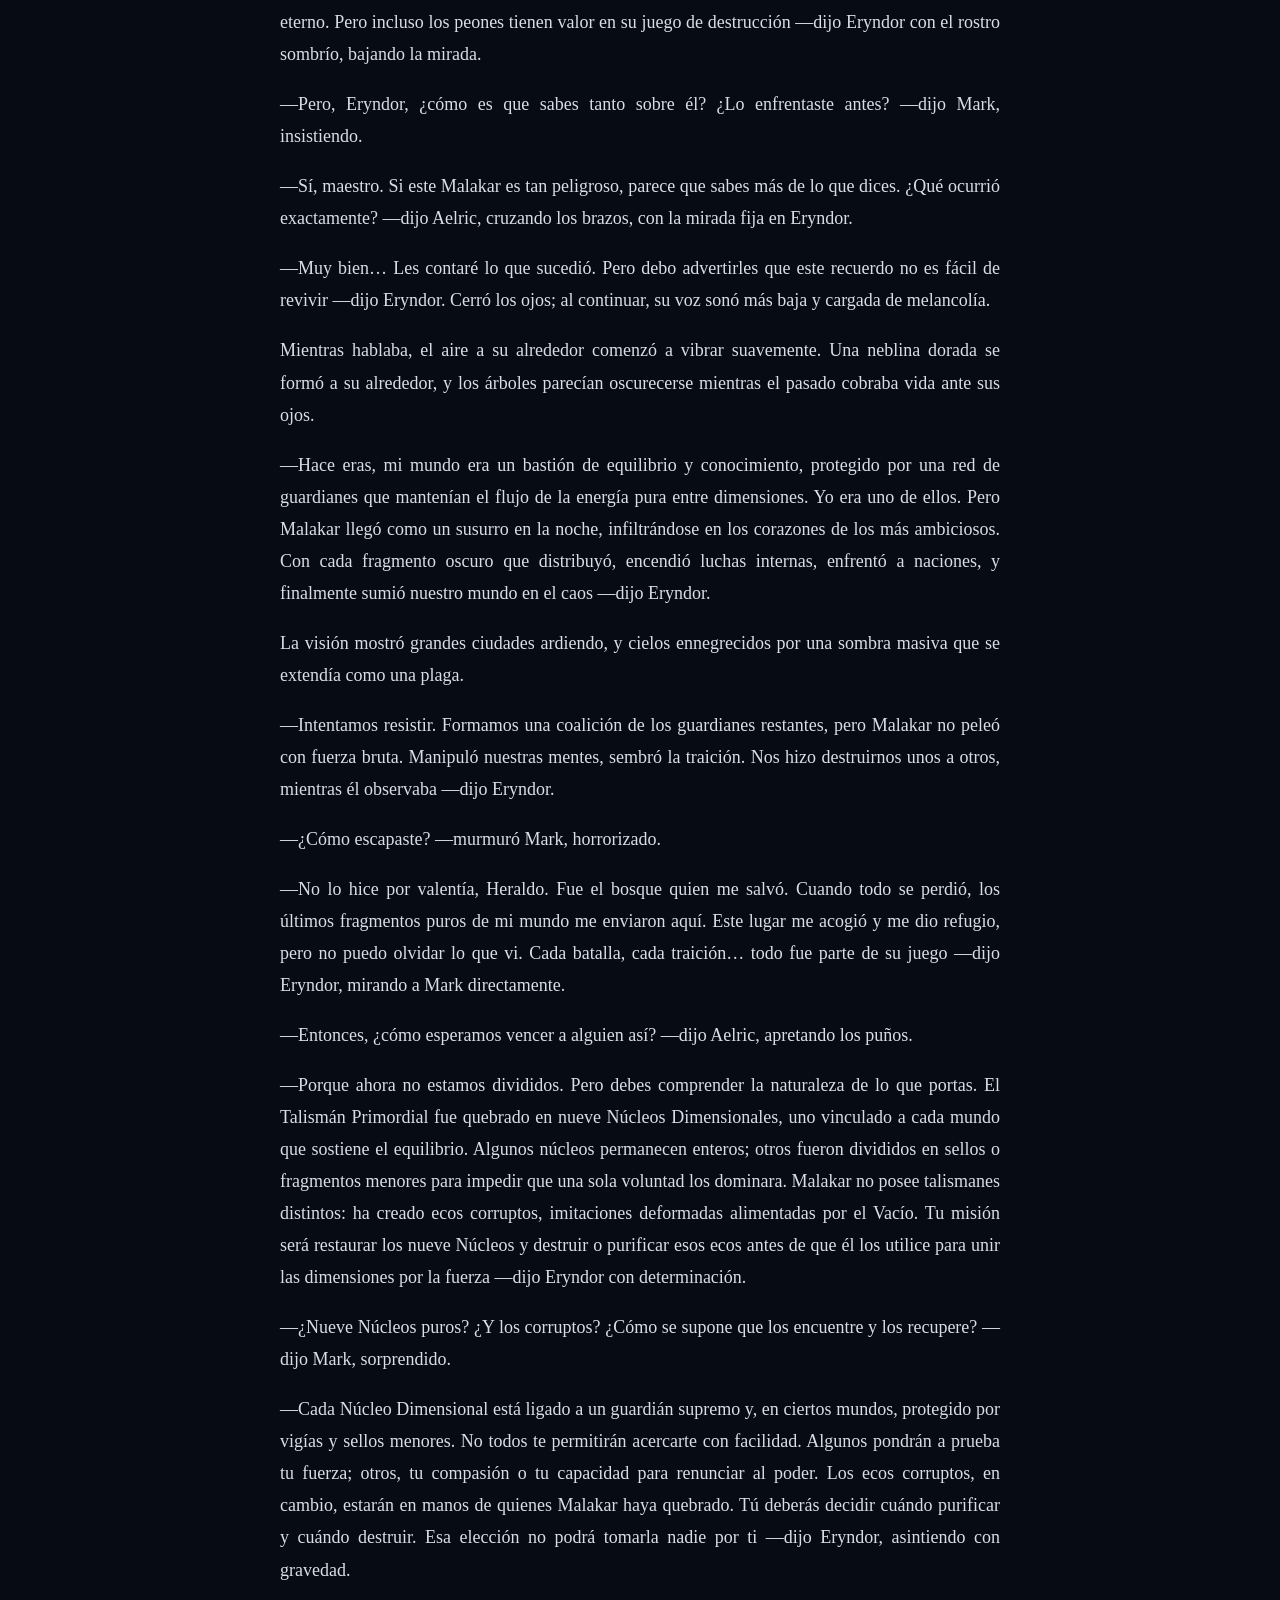
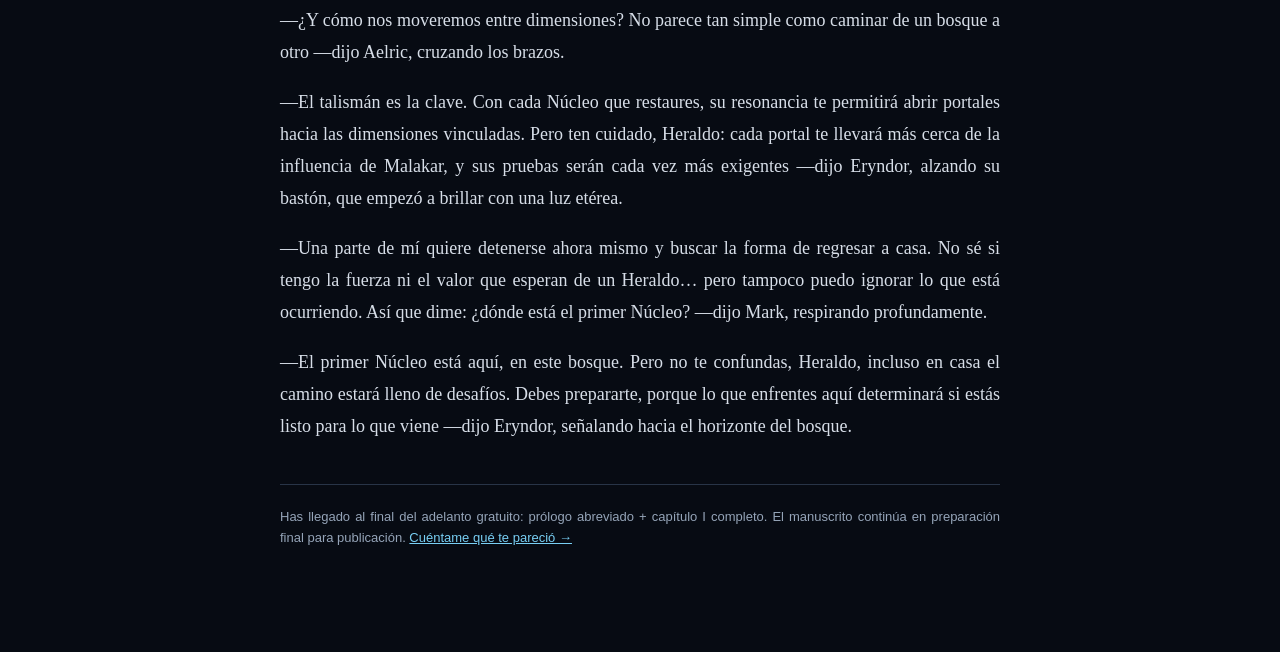
<file: preview.html>
<!doctype html><html lang="es"><head><meta charset="utf-8"><meta name="viewport" content="width=device-width,initial-scale=1"><title>Echoes of Fractured Worlds — Free Opening Preview</title><style>body{margin:0;background:#070b13;color:#e9edf3;font-family:Georgia,serif}main{max-width:720px;margin:auto;padding:56px 24px 90px}a{color:#78cff4}.eyebrow{font:700 11px Arial,sans-serif;letter-spacing:.18em;color:#c7ab73}h1{font-size:34px;line-height:1.05;margin:12px 0 8px}h2{font-size:21px;color:#c7ab73;margin:45px 0 24px}p{font-size:18px;line-height:1.78;color:#d7dee8;text-align:justify}.note{font:13px/1.6 Arial,sans-serif;color:#95a4b8;border-top:1px solid #283447;margin-top:42px;padding-top:22px}.reader-nav{display:flex;gap:10px;flex-wrap:wrap;margin:28px 0 8px;font:700 11px Arial,sans-serif;letter-spacing:.08em}.reader-nav a{border:1px solid #3a4a61;padding:9px 12px;text-decoration:none}.chapter-bridge{font:13px/1.7 Arial,sans-serif;color:#9fadc0;border:1px solid #283447;background:#0b1220;padding:16px 18px;margin:44px 0 18px;text-align:left}html{scroll-behavior:smooth}</style></head><body><main><div class="eyebrow">FREE OPENING PREVIEW · SPANISH</div><h1>ECHOES OF FRACTURED WORLDS</h1><div>Angel Corya</div><nav class="reader-nav" aria-label="Navegación de lectura"><a href="#prologue">Prólogo abreviado</a><a href="#chapter-one">Capítulo I completo</a></nav><h2 id="prologue">Prólogo — El inicio del viaje</h2><p>El despertador sonó a las cinco y cuarenta y cinco, exactamente como todos los días laborables. Mark lo apagó antes del segundo tono, no por disciplina, sino porque su cuerpo había aprendido a anticipar la molestia. Permaneció unos segundos mirando el techo de su habitación, donde la luz naranja de la calle dibujaba una franja inmóvil. Durante ese breve intervalo podía fingir que aún no existían el tráfico, el café recalentado ni las hojas de cálculo que lo esperaban en la oficina.</p><p>Se levantó, se vistió con una camisa azul que había planchado la noche anterior y preparó un café demasiado aguado. Mientras bebía, revisó el teléfono. Había un mensaje de Emma recordándole la cena familiar del viernes y otro de su padre, enviado de madrugada: «Necesito hablar contigo. No lo pospongamos otra vez». Mark leyó el texto dos veces. Escribió una respuesta, la borró y terminó guardando el teléfono en el bolsillo.</p><p>La oficina ocupaba el séptimo piso de un edificio gris, rodeado de torres idénticas. Las luces fluorescentes estaban encendidas incluso cuando el sol entraba por las ventanas, como si la empresa desconfiara de cualquier iluminación que no pudiera controlar. Mark llegó a las siete con cincuenta y tres. Sarah ya estaba en su escritorio, revisando tres informes al mismo tiempo, y Thomas conversaba con la máquina de café como si intentara convencerla de producir algo potable.</p><p>—Llegas tarde —dijo Thomas.</p><p>Mark miró el reloj de pared.</p><p>—Faltan siete minutos —dijo Mark.</p><p>—Exacto. Hace un año llegabas con nueve. La decadencia es evidente.</p><p>Sarah no levantó la vista de los documentos.</p><p>—Déjalo sentarse antes de diagnosticarle una crisis moral —dijo Sarah.</p><p>—Solo intento mantener altos los estándares del departamento.</p><p>—Entonces empieza por entregar tu reporte.</p><p>Thomas observó a Mark con fingida gravedad.</p><p>—¿Ves cómo me trata? Tú al menos recibes críticas personalizadas. Eso es afecto corporativo —dijo Thomas.</p><p>Mark sonrió apenas y encendió la computadora. Aquella dinámica llevaba años repitiéndose: Sarah exigía más de lo que cualquiera consideraba razonable; Thomas se burlaba de todo lo que pudiera volverse demasiado serio; y Mark permanecía entre ambos, resolviendo problemas antes de que se convirtieran en conversaciones. No eran amigos, al menos no en el sentido que él atribuía a esa palabra. Nunca se veían fuera del trabajo y rara vez hablaban de sus vidas. Sin embargo, conocían el sonido de los pasos del otro, la forma en que cada uno reaccionaba a una mala noticia y el instante exacto en que una broma dejaba de ser una broma.</p><p>La mañana transcurrió entre proyecciones de costos, correcciones de última hora y llamadas de un cliente que cambiaba de opinión con una precisión casi profesional. Sarah dejó una carpeta junto al teclado de Mark.</p><p>—El jefe quiere esto antes del almuerzo. Las cifras del tercer trimestre no coinciden con el histórico —dijo Sarah.</p><p>Mark hojeó las páginas.</p><p>—Porque mezclaron dos periodos fiscales —dijo Mark.</p><p>Sarah se detuvo.</p><p>—¿Ya lo habías revisado? —dijo Sarah.</p><p>—No. Está en la primera gráfica.</p><p>Thomas se inclinó desde el escritorio contiguo.</p><p>—Él no necesita revisar. Se comunica con los números en sueños —dijo Thomas.</p><p>—Los números son más claros cuando nadie les habla.</p><p>Sarah ocultó una sonrisa antes de regresar a su lugar. Mark corrigió el informe en menos de una hora. Cuando lo envió, ella respondió con un escueto «recibido». Cinco minutos después apareció una taza de café nueva junto a su mano. Sarah ya estaba al otro lado del pasillo y no volvió la cabeza.</p><p>El martes, Mark encontró a Thomas esperando el elevador con dos bolsas de pan dulce. Le ofreció una sin explicar por qué.</p><p>—¿Qué celebramos? —dijo Mark.</p><p>—Que sobrevivimos al lunes.</p><p>—Eso ocurre todas las semanas.</p><p>—Precisamente. La constancia merece reconocimiento —dijo Thomas.</p><p>En el ascensor viajaron en silencio. Al llegar al séptimo piso, las luces parpadearon y el tablero marcó por un instante un piso que no existía: 0. Thomas dejó de sonreír. Su mano se apoyó en el hombro de Mark con una rapidez demasiado precisa, como si esperara un golpe que nunca llegó. Luego el indicador volvió a mostrar el número siete y las puertas se abrieron.</p><p>—¿Qué fue eso? —dijo Mark.</p><p>Thomas retiró la mano.</p><p>—Un edificio barato recordándonos que algún día moriremos aquí —dijo Thomas.</p><p>Sarah los esperaba junto a la recepción. Miró el panel del elevador, después a Thomas y finalmente a Mark.</p><p>—¿Estás bien? —dijo Sarah.</p><p>—Sí. Solo se apagaron las luces.</p><p>—¿Escuchaste algo?</p><p>La pregunta fue demasiado específica. Mark iba a responder que no cuando recordó un murmullo breve, casi oculto bajo el zumbido del motor. No había entendido las palabras, pero había sentido que alguien pronunciaba su nombre desde muy lejos.</p><p>—No estoy seguro —dijo Mark.</p><p>Sarah sostuvo su mirada durante un segundo más y luego le entregó una carpeta.</p><p>—Tenemos reunión en diez minutos —dijo Sarah.</p><p>El resto del día pareció normal. Sin embargo, cada vez que Mark miraba hacia el pasillo encontraba a Sarah observándolo desde el reflejo de una ventana o a Thomas caminando cerca sin una razón evidente. No era vigilancia abierta; era algo más difícil de nombrar, una atención disimulada detrás de hábitos cotidianos.</p><p>El miércoles, el equipo comió en una pequeña sala junto a los archivos. Thomas se quejó de la sopa, Sarah revisó correos mientras masticaba y Mark intentó terminar un emparedado que sabía a refrigerador.</p><p>—¿Alguna vez han pensado en renunciar y dedicarse a algo completamente irresponsable? —dijo Thomas.</p><p>—Tú ya ejerces la irresponsabilidad en horario completo.</p><p>—Me refiero a algo con propósito. Criar cabras. Restaurar barcos. Desaparecer en un país donde nadie pueda pedirme una contraseña.</p><p>—Durarías dos días antes de buscar una oficina para criticarla —dijo Mark.</p><p>—¿Y tú? ¿Nunca quieres algo distinto?</p><p>La pregunta llegó sin el tono habitual de burla. Mark miró el vaso de plástico entre sus manos.</p><p>—A veces —dijo Mark.</p><p>Sarah dejó el teléfono sobre la mesa.</p><p>—¿Qué cosa? —dijo Sarah.</p><p>Mark tardó en responder. No tenía una imagen concreta. Solo conocía la sensación de estar esperando algo que jamás llegaba, como si su vida se hubiera detenido antes de comenzar.</p><p>—No lo sé. Algo que no se sienta igual todos los días —dijo Mark.</p><p>Thomas apoyó los codos sobre la mesa.</p><p>—Ten cuidado con pedirle cambios al universo. Tiene un sentido del humor terrible —dijo Thomas.</p><p class="chapter-bridge">El adelanto del prólogo anterior es abreviado. El capítulo I completo se ofrece a continuación como una segunda muestra seleccionada del manuscrito.</p><h2 id="chapter-one">Capítulo I — El Bosque Viviente</h2><p>Mark dio el paso hacia el camino que el pedestal había revelado, y una energía extraña lo envolvió por completo. La transición fue como atravesar una cortina de agua tibia y luminosa. Al abrir los ojos, se encontró en un lugar que desafiaba toda explicación: un bosque exuberante, donde cada hoja, rama y brisa parecía estar viva, moviéndose al ritmo de una música silenciosa. Los colores eran más vibrantes de lo que nunca había visto, y el aire estaba impregnado de un aroma dulce y penetrante que le traía una sensación de paz y desconcierto a la vez.</p><p>—¿Dónde estoy? Esto no puede ser real… pero lo siento tan vívido —dijo Mark, mirando a su alrededor, incrédulo.</p><p>Se levantó con cuidado, sacudiéndose las hojas que habían caído sobre él. En su pecho, el talismán continuaba brillando con un azul constante, y cada vez que se movía, sentía una conexión profunda con el entorno. Dio unos pasos hacia adelante, atento a los sonidos del bosque, que parecían susurrar palabras incomprensibles.</p><p>De repente, el crujido de unas ramas rompió la calma. Mark giró rápidamente, su corazón acelerado. De entre la niebla, una figura imponente emergió. Era Lirian, el espíritu del bosque. Su cuerpo estaba formado por ramas retorcidas y hojas brillantes que parecían destellar con una luz dorada, y sus ojos, profundos y centelleantes, observaban a Mark con una mezcla de curiosidad y juicio.</p><p>—Sel-viren-tha-lok, extranjero. Tu presencia aquí altera el flujo de la vida —dijo Lirian con una voz solemne y profunda.</p><p>—¿Qué…? ¿Quién eres tú? ¿Qué es este lugar? —dijo Mark, retrocediendo un paso.</p><p>El talismán en su pecho comenzó a brillar más intensamente, proyectando una tenue luz azulada hacia Lirian. La reacción pareció calmar al espíritu, que inclinó levemente la cabeza antes de hablar nuevamente, esta vez en un idioma comprensible para Mark.</p><p>—Portador… o debería decir, Heraldo. Eres el primero en cruzar hacia este mundo en siglos. Tu llegada no puede ser una coincidencia —dijo Lirian.</p><p>Antes de que Mark pudiera responder, un sonido de pasos apresurados y una figura emergieron de los árboles. Era Aelric, un joven guerrero humano con ropa desgastada por las batallas que ha tenido y una lanza improvisada, que parecía acostumbrado a los peligros del bosque.</p><p>—¡No le hagas daño, espíritu! Él es diferente. Puedo sentirlo —dijo Aelric, interrumpiendo.</p><p>—¿Alguien puede explicarme qué está pasando aquí? Estoy perdido —dijo Mark, mirando a ambos con confusión.</p><p>—Eso en tu pecho… no es algo común. Ven conmigo, Heraldo. Hay cosas que necesitas saber. Si sigues solo, este bosque te devorará —dijo Aelric, señalando el talismán.</p><p>Lirian observó la interacción en silencio, pero sus ojos mostraban una chispa de aprobación.</p><p>—El bosque se alzará contigo si demuestras ser digno, Heraldo. Usa el talismán sabiamente —dijo Lirian.</p><p>Mark siguió a Aelric, quien lo guió a través de senderos ocultos entre los árboles. Durante el trayecto, el joven humano le explicó la situación del Bosque Viviente.</p><p>—Este bosque era un lugar de equilibrio, protegido por un guardián llamado Kaelthar. Pero todo cambió cuando encontró un fragmento corrupto de un talismán similar al tuyo. La ambición lo consumió, y ahora se ha convertido en el Corruptor. Su poder se alimenta de la esencia misma del bosque —dijo Aelric.</p><p>—Entonces… ¿todo esto es por ese talismán corrupto? ¿Cómo puedo detener algo así? —dijo Mark, tratando de procesar la información.</p><p>—Para empezar, debes llegar al Árbol Corazón, el centro del bosque y la fuente de su energía. Pero no será fácil. El Corruptor tiene criaturas bajo su control que no dudarán en destruirte.</p><p>Mientras avanzaban, Mark comenzó a sentir una conexión más profunda con el bosque. El talismán respondía a su entorno, iluminándose de vez en cuando y permitiéndole manipular las raíces y hojas cercanas para abrir camino.</p><p>—Esto… esto es diferente. Es como si el bosque intentara ayudarme —murmuró Mark, para sí mismo.</p><p>—El bosque te observa, Heraldo. Quizá ve algo en ti que nosotros no podemos comprender todavía —dijo Aelric, sonriendo.</p><p>Con cada paso, Mark sentía el peso de la responsabilidad que crecía en su interior. A medida que avanzaba por los senderos ocultos, el talismán en su pecho pulsaba con un brillo rítmico, como si marcara el camino. El silencio del bosque solo era interrumpido por los sonidos de las hojas susurrantes y los pasos firmes de Aelric frente a él.</p><p>—Todo esto parece tan irreal. Pero si el talismán me trajo aquí, tiene que haber un propósito. Tal vez no soy solo un hombre común… ¿o sí? —pensó Mark.</p><p>El crujido de ramas cercanas interrumpió sus pensamientos, y ambos se detuvieron. De entre la maleza surgió una criatura pequeña, con cuerpo de musgo y ojos brillantes como esmeraldas. Parecía estudiar a Mark con curiosidad antes de emitir un suave chirrido.</p><p>—No te preocupes, es un Florián. Son los mensajeros del bosque —dijo Aelric, relajándose.</p><p>—¿Un mensajero? ¿Me está llevando un mensaje? —dijo Mark, agachándose ligeramente para observar a la criatura.</p><p>El Florián se acercó tímidamente, dejando caer un pequeño brote luminoso a los pies de Mark antes de desaparecer entre las raíces de un árbol.</p><p>—El bosque te está probando, Heraldo. Ese brote es una guía. Sosténlo y verás —dijo Aelric con una sonrisa.</p><p>Mark recogió el brote, que emitió una cálida luz al entrar en contacto con su piel. En su mente, visiones del Árbol Corazón y del Corruptor comenzaron a tomar forma: una figura oscura envuelta en raíces negras, drenando la vida del bosque.</p><p>—Así que ese es mi objetivo… Parece que no tengo otra opción —dijo Mark con un tono grave.</p><p>—No estás solo en esto. El bosque tiene aliados que aparecerán cuando más los necesites. Pero debes demostrar tu valía primero —dijo Aelric, colocando una mano en el hombro de Mark.</p><p>Con una renovada determinación, Mark continuó su camino, pero sus pasos no tardaron en ser interrumpidos. De entre los árboles, surgieron dos criaturas deformes, hechas de raíces ennegrecidas y sombras que parecían respirar odio. Emitían gruñidos bajos y avanzaban lentamente hacia él.</p><p>—¡Prepárate, Heraldo! Estas son las bestias del Corruptor. Quieren probar tu fuerza —dijo Aelric, sacando su lanza improvisada.</p><p>Mark dio un paso atrás, sintiendo que el talismán comenzaba a brillar con más intensidad. Una de las criaturas saltó hacia él, y, en un acto instintivo, levantó las manos. Raíces luminosas emergieron del suelo, atrapando a la bestia en pleno vuelo.</p><p>—¿Qué fue eso? Yo… yo no sabía que podía hacer eso —dijo Mark, jadeando.</p><p>—El talismán te está guiando. Confía en él y en ti mismo. No te detengas ahora —dijo Aelric, peleando contra la otra criatura.</p><p>La segunda criatura logró derribar a Aelric, pero antes de que pudiera atacar, Mark sintió una ola de energía recorrer su cuerpo. Extendiendo las manos hacia adelante, ramas y hojas formaron un escudo frente a él, bloqueando el golpe. Aprovechó la oportunidad para manipular las raíces del suelo, inmovilizando también a esta bestia.</p><p>—Así que no estoy luchando solo… el bosque ha decidido confiar en mí. Ojalá pudiera confiar en mí mismo con la misma facilidad —dijo Mark con determinación.</p><p>Ambas criaturas se desintegraron en un humo oscuro, dejando un silencio pesado a su paso. Aelric se levantó con dificultad, mirando a Mark con una mezcla de sorpresa y respeto.</p><p>—El bosque respondió a tu intención, pero Kaelthar ya habrá sentido el cambio. A partir de ahora enviará criaturas que conozcan tus límites —dijo Aelric.</p><p>Mark asintió, limpiándose el sudor de la frente. Sentía que había apenas arañado la superficie de lo que el talismán podía hacer. Sin embargo, en su interior, una chispa de confianza comenzaba a crecer.</p><p>Antes de que pudieran avanzar más, un destello dorado iluminó el camino frente a ellos. Una figura alta y majestuosa emergió de entre los árboles, envuelta en un halo de luz cálida que parecía impregnar todo el entorno. Sus rasgos, detallados como si hubieran sido esculpidos por la misma naturaleza, combinaban la firmeza de la madera viva con la suavidad de la savia que fluía bajo su piel. Llevaba un bastón imponente, tallado con intrincados patrones que pulsaban con una energía ancestral, como si contaran historias olvidadas de épocas pasadas. Era Eryndor, el Sabio del Bosque, guardián del conocimiento antiguo y protector de la memoria del Bosque Viviente.</p><p>—Heraldo, tus pasos en este bosque son un eco del pasado y una promesa del futuro. Antes de que continúes, debes conocer la verdad de Kaelthar, a quien ahora llaman el Corruptor. Vengan, ambos —dijo Eryndor con una voz resonante y serena.</p><p>Con un gesto, Eryndor abrió un sendero entre los árboles que los condujo a un claro oculto, donde un gran mural tallado en la corteza de un árbol ancestral narraba la historia del Bosque Viviente. Sus dedos se movieron con delicadeza, tocando cada símbolo mientras hablaba.</p><p>—Kaelthar fue una vez el guardián de este bosque, un protector noble y sabio. Él entendía cada rama, cada criatura, cada brisa. Pero cuando el fragmento oscuro del Talismán Primordial llegó a sus manos, lo consumió lentamente. Le prometió poder, control absoluto, pero a cambio tomó su esencia y la corrompió. Su deseo de proteger el bosque se distorsionó en un anhelo de poseerlo, de moldearlo a su voluntad —dijo Eryndor.</p><p>—¿Por qué nadie lo detuvo? ¿No había otros guardianes? —dijo Mark, mirando el mural.</p><p>—Lo intentaron, pero el fragmento le dio un poder que ninguno podía igualar. Kaelthar usó el bosque contra nosotros. Árboles antiguos se volvieron sus armas, ríos que antes daban vida se convirtieron en barreras de destrucción. Al final, tuvimos que sellarlo lejos del Árbol Corazón para evitar que lo destruyera por completo. Pero el sello no fue eterno.</p><p>—Y ahora esperas que el Heraldo haga lo que nadie más pudo. ¿Qué diferencia hay esta vez? —dijo Aelric con escepticismo.</p><p>—El talismán que porta es puro, un fragmento no contaminado por la oscuridad. Pero no es solo el talismán. Es el portador quien tiene el poder de cambiar el destino. Mark, tu corazón debe ser fuerte, porque el Árbol Corazón no abrirá sus secretos a cualquiera —dijo Eryndor, mirando a Aelric con calma.</p><p>—Entiendo. Pero ¿cómo uso este poder contra Kaelthar? Si él también tiene un fragmento, ¿cómo puedo detenerlo sin caer en lo mismo que él? —dijo Mark, respirando profundamente.</p><p>—Esa será tu mayor prueba. El talismán amplifica no solo tu poder, sino también tu voluntad. Si permites que el miedo o la ambición nublen tu juicio, seguirás el camino de Kaelthar. Pero si actúas con pureza y equilibrio, el bosque te guiará.</p><p>El sabio tocó el centro del mural, y una luz dorada iluminó una ruta que conducía hacia lo profundo del bosque.</p><p>—Este es tu próximo paso, Heraldo. Encuentra el Árbol Corazón. Solo allí sabrás si eres digno de enfrentar al Corruptor —dijo Eryndor.</p><p>En ese instante, el talismán de Mark comenzó a brillar con una intensidad inusual. Su visión se nubló y el entorno del bosque se desvaneció, dejándolo flotando en una vasta oscuridad. Delante de él, una figura imponente emergió de las sombras. Era Malakar, un ser envuelto en una armadura negra que parecía absorber la luz a su alrededor. Sus ojos rojos ardían como brasas, y su voz resonaba como un trueno distante.</p><p>—Así que tú eres el Heraldo. Qué decepcionante. Esperaba algo más… impresionante —dijo Malakar con tono burlón.</p><p>—¿Quién eres? ¿Qué quieres de mí? —dijo Mark, temblando pero firme.</p><p>—Yo soy Malakar, maestro de los fragmentos oscuros y soberano de dimensiones que ni siquiera puedes imaginar. El Corruptor, Kaelthar como lo llamáis, no es más que un peón en mi juego. Tú, en cambio, eres una molestia que planeo eliminar personalmente si llegas demasiado lejos —dijo Malakar, riendo.</p><p>Mark apretó los puños, sintiendo cómo el talismán intentaba repeler la oscuridad que emanaba de Malakar.</p><p>—No tengo miedo de ti. Si Kaelthar es solo un peón, entonces empezaré por derribarlo —dijo Mark.</p><p>—Valiente, pero ingenuo. Descubrirás pronto que este juego no es tan simple como crees, Heraldo. Tu luz es fuerte, pero incluso la luz más brillante puede apagarse —dijo Malakar con una sonrisa fría.</p><p>De repente, la visión se desvaneció y Mark volvió al bosque, cayendo de rodillas mientras el resplandor del talismán disminuía. Eryndor lo observaba con preocupación.</p><p>—¿Qué ocurrió, Heraldo? Pareces haber visto algo más allá de este mundo —dijo Eryndor, tocándole el hombro.</p><p>—Malakar… ese nombre retumbó en mi mente. Es más que un enemigo, es una fuerza oscura detrás de todo esto. Kaelthar no es más que una pieza en su tablero, un comandante de un ejército que se extiende más allá de lo que puedo imaginar. Esto es mucho más grande de lo que pensaba —dijo Mark, jadeando, con la voz entrecortada.</p><p>—Malakar… Ese nombre no ha sido pronunciado en eras, y con razón. Dondequiera que su sombra cae, deja tras de sí un rastro de caos y desesperación. Si lo que dices es cierto, Heraldo, nuestra lucha no se limita solo a Kaelthar. Malakar es una fuerza que trasciende dimensiones, un arquitecto de corrupción que manipula fragmentos oscuros para someter mundos enteros. Su ambición es insaciable, su alcance infinito. Este bosque, aunque vasto y antiguo, es solo un peón en su tablero eterno. Pero incluso los peones tienen valor en su juego de destrucción —dijo Eryndor con el rostro sombrío, bajando la mirada.</p><p>—Pero, Eryndor, ¿cómo es que sabes tanto sobre él? ¿Lo enfrentaste antes? —dijo Mark, insistiendo.</p><p>—Sí, maestro. Si este Malakar es tan peligroso, parece que sabes más de lo que dices. ¿Qué ocurrió exactamente? —dijo Aelric, cruzando los brazos, con la mirada fija en Eryndor.</p><p>—Muy bien… Les contaré lo que sucedió. Pero debo advertirles que este recuerdo no es fácil de revivir —dijo Eryndor. Cerró los ojos; al continuar, su voz sonó más baja y cargada de melancolía.</p><p>Mientras hablaba, el aire a su alrededor comenzó a vibrar suavemente. Una neblina dorada se formó a su alrededor, y los árboles parecían oscurecerse mientras el pasado cobraba vida ante sus ojos.</p><p>—Hace eras, mi mundo era un bastión de equilibrio y conocimiento, protegido por una red de guardianes que mantenían el flujo de la energía pura entre dimensiones. Yo era uno de ellos. Pero Malakar llegó como un susurro en la noche, infiltrándose en los corazones de los más ambiciosos. Con cada fragmento oscuro que distribuyó, encendió luchas internas, enfrentó a naciones, y finalmente sumió nuestro mundo en el caos —dijo Eryndor.</p><p>La visión mostró grandes ciudades ardiendo, y cielos ennegrecidos por una sombra masiva que se extendía como una plaga.</p><p>—Intentamos resistir. Formamos una coalición de los guardianes restantes, pero Malakar no peleó con fuerza bruta. Manipuló nuestras mentes, sembró la traición. Nos hizo destruirnos unos a otros, mientras él observaba —dijo Eryndor.</p><p>—¿Cómo escapaste? —murmuró Mark, horrorizado.</p><p>—No lo hice por valentía, Heraldo. Fue el bosque quien me salvó. Cuando todo se perdió, los últimos fragmentos puros de mi mundo me enviaron aquí. Este lugar me acogió y me dio refugio, pero no puedo olvidar lo que vi. Cada batalla, cada traición… todo fue parte de su juego —dijo Eryndor, mirando a Mark directamente.</p><p>—Entonces, ¿cómo esperamos vencer a alguien así? —dijo Aelric, apretando los puños.</p><p>—Porque ahora no estamos divididos. Pero debes comprender la naturaleza de lo que portas. El Talismán Primordial fue quebrado en nueve Núcleos Dimensionales, uno vinculado a cada mundo que sostiene el equilibrio. Algunos núcleos permanecen enteros; otros fueron divididos en sellos o fragmentos menores para impedir que una sola voluntad los dominara. Malakar no posee talismanes distintos: ha creado ecos corruptos, imitaciones deformadas alimentadas por el Vacío. Tu misión será restaurar los nueve Núcleos y destruir o purificar esos ecos antes de que él los utilice para unir las dimensiones por la fuerza —dijo Eryndor con determinación.</p><p>—¿Nueve Núcleos puros? ¿Y los corruptos? ¿Cómo se supone que los encuentre y los recupere? —dijo Mark, sorprendido.</p><p>—Cada Núcleo Dimensional está ligado a un guardián supremo y, en ciertos mundos, protegido por vigías y sellos menores. No todos te permitirán acercarte con facilidad. Algunos pondrán a prueba tu fuerza; otros, tu compasión o tu capacidad para renunciar al poder. Los ecos corruptos, en cambio, estarán en manos de quienes Malakar haya quebrado. Tú deberás decidir cuándo purificar y cuándo destruir. Esa elección no podrá tomarla nadie por ti —dijo Eryndor, asintiendo con gravedad.</p><p>—¿Y cómo nos moveremos entre dimensiones? No parece tan simple como caminar de un bosque a otro —dijo Aelric, cruzando los brazos.</p><p>—El talismán es la clave. Con cada Núcleo que restaures, su resonancia te permitirá abrir portales hacia las dimensiones vinculadas. Pero ten cuidado, Heraldo: cada portal te llevará más cerca de la influencia de Malakar, y sus pruebas serán cada vez más exigentes —dijo Eryndor, alzando su bastón, que empezó a brillar con una luz etérea.</p><p>—Una parte de mí quiere detenerse ahora mismo y buscar la forma de regresar a casa. No sé si tengo la fuerza ni el valor que esperan de un Heraldo… pero tampoco puedo ignorar lo que está ocurriendo. Así que dime: ¿dónde está el primer Núcleo? —dijo Mark, respirando profundamente.</p><p>—El primer Núcleo está aquí, en este bosque. Pero no te confundas, Heraldo, incluso en casa el camino estará lleno de desafíos. Debes prepararte, porque lo que enfrentes aquí determinará si estás listo para lo que viene —dijo Eryndor, señalando hacia el horizonte del bosque.</p><p class="note">Has llegado al final del adelanto gratuito: prólogo abreviado + capítulo I completo. El manuscrito continúa en preparación final para publicación. <a href="index.html#survey">Cuéntame qué te pareció →</a></p></main></body></html>
</file>
<file: base-a.css>
:root{
  --bg:#070b13;--bg2:#0b1220;--ink:#f4efe4;--muted:#9aa8bd;--gold:#c8ab72;
  --blue:#66c7f0;--violet:#8e6bd8;--line:rgba(180,200,225,.18);--panel:rgba(10,18,31,.72);
}
*{box-sizing:border-box}html{scroll-behavior:smooth}body{margin:0;background:var(--bg);color:var(--ink);font-family:Inter,Arial,sans-serif;overflow-x:hidden}
body:before{content:"";position:fixed;inset:0;background:url("assets/hero.webp") center/cover no-repeat;opacity:.12;z-index:-3}
body:after{content:"";position:fixed;inset:0;background:radial-gradient(circle at 70% 15%,rgba(70,165,220,.12),transparent 35%),linear-gradient(#050812cc,#070b13f2);z-index:-2}
.noise{position:fixed;inset:0;pointer-events:none;opacity:.13;z-index:20;background-image:url("data:image/svg+xml,%3Csvg viewBox='0 0 180 180' xmlns='http://www.w3.org/2000/svg'%3E%3Cfilter id='n'%3E%3CfeTurbulence type='fractalNoise' baseFrequency='.9' numOctaves='2' stitchTiles='stitch'/%3E%3C/filter%3E%3Crect width='100%25' height='100%25' filter='url(%23n)' opacity='.18'/%3E%3C/svg%3E");mix-blend-mode:soft-light}
.nav{height:72px;position:fixed;top:0;left:0;right:0;z-index:15;display:flex;align-items:center;justify-content:space-between;padding:0 clamp(18px,5vw,72px);background:linear-gradient(#060a12ed,#060a12aa,transparent);backdrop-filter:blur(8px)}
.brand{display:flex;gap:10px;align-items:center;font-family:Cinzel,Georgia,serif;font-weight:700;letter-spacing:.18em;color:var(--ink);text-decoration:none}.brand-mark{color:var(--gold)}
.nav nav{display:flex;gap:30px}.nav nav a{color:#dce4ef;text-decoration:none;font-size:12px;letter-spacing:.08em;opacity:.82}.nav nav a:hover{opacity:1;color:var(--blue)}
.lang{border:1px solid var(--line);background:#0e1725cc;color:var(--ink);border-radius:999px;padding:8px 11px;font-weight:700;cursor:pointer}
.hero{min-height:100vh;position:relative;display:flex;align-items:flex-end;isolation:isolate}.hero-image{position:absolute;inset:0;background:url("assets/hero-v2.webp") 66% center/cover no-repeat;z-index:-3}.hero-gradient{position:absolute;inset:0;z-index:-2;background:linear-gradient(90deg,rgba(4,7,13,.96) 0%,rgba(4,7,13,.75) 39%,rgba(4,7,13,.14) 72%),linear-gradient(0deg,#070b13 0%,transparent 36%,rgba(4,7,13,.25) 100%)}
.hero-content{width:min(1100px,92vw);margin:0 auto;padding:150px 0 95px}.eyebrow,.kicker{font-size:11px;letter-spacing:.22em;font-weight:700;color:var(--gold);text-transform:uppercase}.hero h1{font-family:Cinzel,Georgia,serif;font-size:clamp(48px,8vw,112px);line-height:.82;margin:18px 0 28px;letter-spacing:.02em;text-shadow:0 6px 35px #000}.hero h1 span{font-size:.45em;letter-spacing:.22em;color:#eee3ce}.hook{max-width:760px;font-family:Georgia,serif;font-size:clamp(19px,2.1vw,31px);line-height:1.45;color:#dce6f1}.hero-actions,.button-row{display:flex;gap:14px;align-items:center;flex-wrap:wrap;margin-top:28px}.btn{display:inline-flex;align-items:center;justify-content:center;min-height:47px;padding:0 22px;border-radius:4px;border:1px solid transparent;text-decoration:none;font-size:12px;font-weight:700;letter-spacing:.08em;text-transform:uppercase;cursor:pointer}.btn.primary{background:linear-gradient(135deg,#c5a86d,#e4c88d);color:#0c1119;box-shadow:0 12px 30px #0007}.btn.primary:hover{filter:brightness(1.08);transform:translateY(-1px)}.btn.ghost{border-color:#7891ad66;color:#e6eef6;background:#0c1420aa}.text-link{color:var(--blue);text-decoration:none;font-size:13px}
.status-row{display:flex;gap:22px;flex-wrap:wrap;margin-top:36px;color:#9dacbe;font-size:10px;text-transform:uppercase;letter-spacing:.08em}.status-row span:before{content:"";display:inline-block;width:5px;height:5px;border-radius:50%;background:var(--blue);margin-right:8px;box-shadow:0 0 10px var(--blue)}
.scroll{position:absolute;bottom:24px;right:5vw;color:#bac7d6;text-decoration:none;display:flex;align-items:center;gap:10px;font-size:9px;letter-spacing:.2em}.scroll span{display:block;width:42px;height:1px;background:linear-gradient(90deg,transparent,var(--gold))}
.section{width:min(1180px,92vw);margin:0 auto;padding:110px 0}.section-head{max-width:850px}.section h2,.final-cta h2{font-family:Cinzel,Georgia,serif;font-size:clamp(31px,4.4vw,62px);line-height:1.1;margin:12px 0 22px}.section-head>p:last-child{color:var(--muted);font-size:17px;line-height:1.7;max-width:760px}
.world-grid{display:grid;grid-template-columns:1.25fr .75fr;gap:70px;align-items:center;margin-top:50px}.copy{font-family:Georgia,serif;font-size:19px;line-height:1.85;color:#d7dfeb}.copy p+p{margin-top:24px}
.rune-orbit{width:min(390px,80vw);aspect-ratio:1;border:1px solid #b99f6e40;border-radius:50%;position:relative;margin:auto;box-shadow:inset 0 0 90px #39648816,0 0 70px #39648810}.rune-orbit:before,.rune-orbit:after{content:"";position:absolute;inset:13%;border:1px solid #66c7f026;border-radius:50%}.rune-orbit:after{inset:28%}.core{position:absolute;inset:42%;border-radius:50%;border:1px solid var(--gold);box-shadow:0 0 35px #c8ab7270}.rune-orbit span{position:absolute;left:50%;top:50%;transform:translate(-50%,-50%) rotate(calc(var(--i)*40deg)) translateY(-178px) rotate(calc(var(--i)*-40deg));font-family:Georgia,serif;color:#d9c18c;font-size:25px;text-shadow:0 0 18px #e5c98580}
.pillars{padding-top:0}.cards{display:grid;grid-template-columns:repeat(3,1fr);gap:16px}.card{min-height:230px;padding:30px;border:1px solid var(--line);background:linear-gradient(145deg,rgba(13,23,39,.75),rgba(7,12,21,.55));position:relative;overflow:hidden}.card:before{content:"";position:absolute;inset:auto -40% -55% 30%;height:180px;background:radial-gradient(circle,var(--blue),transparent 66%);opacity:.07}.card>span{font-size:10px;color:var(--gold);letter-spacing:.16em}.card h3{font-family:Cinzel,serif;letter-spacing:.12em;font-size:18px;margin:35px 0 16px}.card p{color:var(--muted);line-height:1.7;font-size:14px}
.listen{border-top:1px solid var(--line)}.tracks{margin-top:42px;border-top:1px solid var(--line)}.track{display:grid;grid-template-columns:70px 1fr;gap:22px;padding:26px 10px;border-bottom:1px solid var(--line);align-items:center}.track-no{font-family:Cinzel,serif;color:var(--gold);font-size:22px}.track-info{display:grid;grid-template-columns:1fr 1fr minmax(260px,420px);align-items:center;gap:18px}.track-info strong{font-family:Cinzel,serif;letter-spacing:.06em}.track-info small{color:var(--muted)}audio{width:100%;height:36px;filter:invert(.87) hue-rotate(178deg) saturate(.5)}.track-status{justify-self:start;border:1px solid var(--line);border-radius:999px;padding:8px 12px;color:#8fa3b9;font-size:10px;letter-spacing:.08em;text-transform:uppercase}
.read-panel{min-height:480px;border:1px solid var(--line);background:linear-gradient(120deg,#0c1422e8,#101d30b8);padding:clamp(30px,5vw,70px);display:grid;grid-template-columns:1.2fr .8fr;gap:50px;align-items:center;position:relative;overflow:hidden}.read-panel:after{content:"";position:absolute;right:-20%;top:-40%;width:520px;height:520px;border-radius:50%;background:radial-gradient(circle,#5dbbe62c,transparent 68%)}.read-panel p:not(.kicker){max-width:620px;color:#b9c6d6;line-height:1.75}.book-object{perspective:900px;display:grid;place-items:center;z-index:1}.book-cover{width:230px;height:340px;background:linear-gradient(140deg,#0a101a,#182943 58%,#08101c);border:1px solid #c3ad7c5c;box-shadow:-20px 26px 50px #000a,8px 0 0 #020509;transform:rotateY(-15deg) rotateX(3deg);padding:34px 22px;text-align:center;display:flex;flex-direction:column;justify-content:center}.book-cover b{font-family:Cinzel,serif;font-size:27px;letter-spacing:.12em}.book-cover em{font-family:Cinzel,serif;font-style:normal;font-size:9px;letter-spacing:.24em;color:#dbc99f;margin-top:5px}.book-cover small{margin-top:80px;color:#8396ac;font-size:8px;letter-spacing:.16em}.mini-rune{font-size:38px;color:var(--gold);margin-bottom:28px}
</file>
<file: base-b.css>
.game{border-top:1px solid var(--line)}.dev-grid{display:grid;grid-template-columns:1fr .75fr;gap:60px;margin-top:40px}.dev-copy>p{color:#bec9d7;line-height:1.8}.progress{margin-top:34px}.progress>div{margin-bottom:18px}.progress span{font-size:11px;text-transform:uppercase;letter-spacing:.09em;color:#aebdcd}.progress i{display:block;height:3px;margin-top:8px;background:#1b2636;position:relative}.progress i:before{content:"";position:absolute;inset:0 auto 0 0;width:var(--p);background:linear-gradient(90deg,var(--gold),var(--blue));box-shadow:0 0 12px #65c6f05e}blockquote{margin:0;padding:40px;border-left:1px solid var(--gold);background:#0b1320a6}blockquote>span{font-family:Georgia,serif;font-size:72px;line-height:.6;color:var(--gold)}blockquote p{font-family:Georgia,serif;font-size:26px;line-height:1.5}blockquote cite{color:#8fa1b6;font-size:12px}
.survey{padding-top:70px}.survey-shell{border:1px solid var(--line);background:#08101be8;padding:clamp(26px,5vw,64px);display:grid;grid-template-columns:.75fr 1.25fr;gap:60px}.survey-intro{position:sticky;top:110px;align-self:start}.survey-intro p:last-child{color:var(--muted);line-height:1.75}.survey form{display:flex;flex-direction:column;gap:24px}fieldset{border:0;padding:0;margin:0}legend,.select-label>span{display:block;font-weight:600;font-size:14px;margin-bottom:12px;color:#e8edf4}fieldset label{display:inline-flex;align-items:center;gap:8px;margin:4px 14px 5px 0;color:#b6c2d1;font-size:13px}.two{display:grid;grid-template-columns:1fr 1fr;gap:16px}select,textarea{width:100%;background:#0d1725;border:1px solid #7d92ab39;color:#eff4fa;padding:13px 14px;border-radius:3px;font:inherit}textarea{resize:vertical}.consent{font-size:12px;color:#a8b7c8;display:flex;gap:9px}.submit-row{display:flex;align-items:center;gap:14px;flex-wrap:wrap}.submit-row small{color:#76879b;max-width:360px;line-height:1.5}.survey-result{grid-column:2;margin-top:10px;border-top:1px solid var(--line);padding-top:20px}.survey-result h3{font-family:Cinzel,serif}.survey-result pre{white-space:pre-wrap;background:#060a11;padding:16px;border:1px solid var(--line);color:#a9b9ca;font-size:11px;max-height:260px;overflow:auto}
.final-cta{padding:140px 5vw;text-align:center;background:radial-gradient(circle at 50% 45%,#355c7b33,transparent 35%)}.final-cta>div{max-width:900px;margin:auto}.sigil{display:block;font-size:54px;color:var(--gold);margin-bottom:18px}.final-cta p{color:#aab7c8;font-family:Georgia,serif;font-size:19px}.final-cta .btn{margin-top:22px}
footer{border-top:1px solid var(--line);padding:28px 5vw 40px;display:flex;justify-content:space-between;color:#6e7f92;font-size:10px;letter-spacing:.08em}footer b{color:#bfc9d5;margin-right:18px}
.reveal{opacity:0;transform:translateY(18px);transition:opacity .7s ease,transform .7s ease}.reveal.visible{opacity:1;transform:none}
@media(max-width:850px){.nav nav{display:none}.hero-content{padding-bottom:110px}.world-grid,.read-panel,.dev-grid,.survey-shell{grid-template-columns:1fr}.cards{grid-template-columns:1fr}.rune-orbit{margin-top:20px;transform:scale(.82)}.track-info{grid-template-columns:1fr}.track{grid-template-columns:40px 1fr}.book-object{display:none}.survey-intro{position:static}.survey-result{grid-column:1}.two{grid-template-columns:1fr}.status-row{gap:10px}.scroll{display:none}footer{flex-direction:column;gap:14px}}
@media(max-width:520px){.section{padding:82px 0}.hero h1{font-size:49px}.hero h1 span{font-size:.35em}.hero-content{padding-top:130px}.hero-gradient{background:linear-gradient(0deg,#070b13 0%,rgba(4,7,13,.5) 62%,rgba(4,7,13,.4) 100%)}}
.status-list>div{display:flex;justify-content:space-between;gap:16px;align-items:center;border-bottom:1px solid var(--line);padding:12px 0;margin:0}.status-list strong{font-size:11px;text-transform:uppercase;letter-spacing:.09em;color:var(--blue);text-align:right}.status-list i{display:none}
.conditional{display:none;padding:20px;border:1px solid var(--line);background:#0b1421}.conditional.visible{display:block}.conditional .conditional{margin-top:16px;background:#08101b}.conditional-title{margin:0 0 14px;color:var(--gold);font:600 12px Cinzel,serif;letter-spacing:.08em}.conditional select{margin-top:4px}
.form-honeypot{position:absolute!important;left:-10000px!important;width:1px!important;height:1px!important;opacity:0!important}.survey-error{color:#ff9b9b;border:1px solid #ff7c7c55;background:#35151b;padding:12px 14px;font-size:12px;line-height:1.5}.submit-row button[disabled]{opacity:.65;cursor:wait}
.email-conditional input[type="email"]{width:100%;background:#0d1725;border:1px solid #7d92ab39;color:#eff4fa;padding:13px 14px;border-radius:3px;font:inherit;margin-top:8px}.privacy-note{margin:12px 0 0;color:#8697aa;font-size:11px;line-height:1.6}
.survey-progress{padding:14px 16px;border:1px solid var(--line);background:#060d17}.survey-progress-copy{display:flex;justify-content:space-between;gap:16px;margin-bottom:9px;color:#9babbc;font-size:11px;letter-spacing:.06em;text-transform:uppercase}.survey-progress-copy strong{color:var(--gold)}.survey-progress-track{height:5px;overflow:hidden;background:#172333;border-radius:99px}.survey-progress-track span{display:block;width:0;height:100%;background:linear-gradient(90deg,#9a7438,var(--gold));border-radius:inherit;transition:width .25s ease}.survey-share{margin-top:14px}.share-feedback{min-height:1.4em;margin:8px 0 0;color:#9fb0c2;font-size:11px}
.rune-survey-select small{display:block;margin-top:8px;color:#8697aa;font-size:11px;line-height:1.5}
</file>
<file: codex.css>
/* Interactive Rune Codex */
.rune-codex{margin-top:82px;padding-top:70px;border-top:1px solid var(--line)}
.codex-head{display:flex;justify-content:space-between;gap:30px;align-items:flex-end;margin-bottom:38px}
.codex-head>div:first-child{max-width:760px}.codex-head h3{font-family:Cinzel,Georgia,serif;font-size:clamp(27px,3.4vw,46px);margin:10px 0 14px}
.codex-head p:not(.kicker){color:var(--muted);line-height:1.7;margin:0}
.codex-status{white-space:nowrap;color:#8fa3b9;font-size:9px;letter-spacing:.13em;border:1px solid var(--line);padding:10px 12px;border-radius:999px}
.status-dot{display:inline-block;width:6px;height:6px;border-radius:50%;background:var(--blue);box-shadow:0 0 12px var(--blue);margin-right:7px}
.codex-grid{display:grid;grid-template-columns:minmax(480px,1.08fr) minmax(330px,.92fr);gap:54px;align-items:center}
.rune-wheel{position:relative;width:min(600px,100%);aspect-ratio:1;margin:auto;background:radial-gradient(circle at center,#182a3a24 0 15%,transparent 16% 100%)}
.orbit{position:absolute;left:50%;top:50%;translate:-50% -50%;border-radius:50%;pointer-events:none}
.orbit-one{width:74%;height:74%;border:1px solid #bfa56e35;box-shadow:0 0 50px #5bc6f010,inset 0 0 40px #5bc6f00b}
.orbit-two{width:42%;height:42%;border:1px solid #66c7f026}
.orbit-one:before,.orbit-one:after{content:"";position:absolute;inset:-4%;border-radius:50%;border:1px dashed #899bb018;transform:rotate(18deg)}
.orbit-one:after{inset:12%;transform:rotate(-21deg)}
.rune-node{position:absolute;left:var(--x);top:var(--y);translate:-50% -50%;width:106px;min-height:116px;padding:0;border:0;background:none;color:#aebacd;cursor:pointer;display:flex;flex-direction:column;align-items:center;justify-content:center;gap:2px;z-index:2}
.rune-node img{width:86px;height:86px;object-fit:contain;opacity:.64;filter:saturate(.78) brightness(.78);transition:transform .24s ease,filter .24s ease,opacity .24s ease}
.rune-node span{font-size:8px;font-weight:700;letter-spacing:.09em;text-align:center;line-height:1.2;max-width:105px;opacity:.75;transition:color .2s ease,opacity .2s ease}
.rune-node:after{content:"";position:absolute;width:74px;height:74px;border-radius:50%;background:radial-gradient(circle,#69cdf023,transparent 66%);opacity:0;z-index:-1;transition:opacity .2s ease}
.rune-node:hover img,.rune-node:focus-visible img,.rune-node.active img{opacity:1;filter:saturate(1.12) brightness(1.15);transform:scale(1.08)}
.rune-node:hover span,.rune-node:focus-visible span,.rune-node.active span{color:#f2e6c9;opacity:1}
.rune-node:hover:after,.rune-node:focus-visible:after,.rune-node.active:after{opacity:1}
.rune-node:focus-visible{outline:1px solid var(--gold);outline-offset:4px;border-radius:10px}
.herald-node img{width:116px;height:116px}.herald-node{width:140px;min-height:145px}.herald-node:after{width:112px;height:112px;background:radial-gradient(circle,#c8ab7233,transparent 67%)}
.rune-panel{min-height:520px;border:1px solid var(--line);background:linear-gradient(145deg,#0c1524e8,#08101be3);padding:clamp(24px,3.3vw,42px);position:relative;overflow:hidden}
.rune-panel:before{content:"";position:absolute;inset:-25% -35% auto 35%;height:340px;background:radial-gradient(circle,#5fc9f01d,transparent 65%);pointer-events:none}
.rune-panel-top{display:grid;grid-template-columns:104px 1fr;gap:18px;align-items:center;padding-bottom:24px;border-bottom:1px solid var(--line);position:relative}
.rune-panel-top img{width:104px;height:104px;object-fit:contain}.rune-panel-top small,.rune-meta small{color:var(--gold);font-size:8px;letter-spacing:.13em;font-weight:700}
.rune-panel h4{font-family:Cinzel,Georgia,serif;font-size:25px;margin:7px 0 5px;line-height:1.1}.rune-world{margin:0;color:var(--blue);font-size:12px;letter-spacing:.06em}
.rune-description{font-family:Georgia,serif;color:#d6deea;font-size:17px;line-height:1.72;margin:25px 0}
.rune-meta{display:grid;gap:21px}.rune-meta p{color:#c1cddd;margin:8px 0 0;font-size:13px}.rune-meta ul{margin:9px 0 0;padding-left:18px;color:#b8c5d5;font-size:13px;line-height:1.72}
.rune-meta li::marker{color:var(--gold)}.rune-choice{margin-top:27px}.choice-feedback{min-height:20px;margin:10px 0 0;color:#90d8f5;font-size:11px}
@media(max-width:980px){.codex-grid{grid-template-columns:1fr}.rune-wheel{max-width:590px}.rune-panel{min-height:auto}.codex-head{align-items:flex-start;flex-direction:column}.codex-status{align-self:flex-start}}
@media(max-width:620px){.rune-codex{margin-top:62px;padding-top:58px}.rune-wheel{aspect-ratio:auto;display:grid;grid-template-columns:repeat(3,1fr);gap:8px;width:100%;padding:10px 0 20px}.orbit{display:none}.rune-node,.herald-node{position:relative;left:auto;top:auto;translate:none;width:100%;min-height:122px}.rune-node img,.herald-node img{width:82px;height:82px}.rune-node span{font-size:7.5px}.herald-node{order:5}.rune-panel-top{grid-template-columns:82px 1fr}.rune-panel-top img{width:82px;height:82px}}

/* Cartography of the Fracture */
.fracture-atlas{margin-top:92px;padding-top:74px;border-top:1px solid var(--line)}
.atlas-head{display:flex;justify-content:space-between;align-items:flex-end;gap:34px;margin-bottom:38px}.atlas-head>div:first-child{max-width:790px}.atlas-head h3{font-family:Cinzel,Georgia,serif;font-size:clamp(29px,3.6vw,48px);line-height:1.08;margin:9px 0 15px}.atlas-head p:not(.kicker){color:var(--muted);line-height:1.7;margin:0}.atlas-status{white-space:nowrap;color:#8fa3b9;font-size:9px;letter-spacing:.13em;border:1px solid var(--line);padding:10px 12px;border-radius:999px}
.atlas-layout{display:grid;grid-template-columns:minmax(530px,1.2fr) minmax(340px,.8fr);gap:34px;align-items:stretch}.fracture-map{position:relative;min-height:660px;overflow:hidden;border:1px solid #253246;background:radial-gradient(circle at 46% 51%,#64c9ef0e 0 7%,transparent 23%),linear-gradient(145deg,#091322,#050a12 70%)}
.fracture-map:before{content:"";position:absolute;inset:0;background-image:linear-gradient(#8da3ba08 1px,transparent 1px),linear-gradient(90deg,#8da3ba08 1px,transparent 1px);background-size:44px 44px;mask-image:linear-gradient(to bottom,transparent,#000 18% 82%,transparent);pointer-events:none}.fracture-map:after{content:"ARCHIVE COORDINATES UNSTABLE";position:absolute;left:18px;bottom:14px;color:#637487;font:700 7px Inter,Arial,sans-serif;letter-spacing:.2em}
.resonance-streams{position:absolute;inset:0;width:100%;height:100%;overflow:visible}.stream{fill:none;stroke-linecap:round;stroke-width:2;stroke-dasharray:8 13;animation:signalFlow 9s linear infinite}.stream.stable{stroke:#62cfee99;filter:url(#blueGlow)}.stream.faint{stroke:#71cce846;stroke-width:1.2}.stream.corrupt{stroke:#8f285cbb;stroke-width:2.4;filter:url(#wineGlow);animation-duration:6s}.stream.delay{animation-delay:-4s}@keyframes signalFlow{to{stroke-dashoffset:-126}}
.fracture-scar{position:absolute;left:41%;top:16%;width:16%;height:68%;filter:drop-shadow(0 0 13px #55c4e72a);pointer-events:none}.fracture-scar span{position:absolute;left:50%;width:1px;height:42%;background:linear-gradient(transparent,#7bd7f080,transparent);transform-origin:bottom}.fracture-scar span:nth-child(1){top:0;rotate:9deg}.fracture-scar span:nth-child(2){top:30%;left:42%;height:45%;rotate:-13deg}.fracture-scar span:nth-child(3){bottom:0;left:55%;height:38%;rotate:16deg}
.world-node{position:absolute;left:var(--x);top:var(--y);translate:-50% -50%;display:grid;justify-items:center;gap:8px;width:104px;border:0;padding:0;background:none;color:#718196;cursor:pointer;z-index:3}.world-node:before{content:"";position:absolute;top:3px;width:68px;height:59px;background:conic-gradient(from 70deg,transparent 0 15%,#7793aa30 16% 18%,transparent 19% 43%,#7793aa24 44% 47%,transparent 48% 75%,#7793aa35 76% 78%,transparent 79%);clip-path:polygon(8% 20%,29% 0,48% 21%,73% 5%,100% 39%,77% 54%,91% 84%,56% 73%,32% 100%,22% 65%,0 51%);filter:drop-shadow(0 0 8px #56bee935);transition:.3s ease}.world-node i{display:block;position:relative;width:60px;height:54px;clip-path:polygon(9% 16%,38% 0,88% 8%,100% 55%,71% 100%,24% 87%,0 55%);background-image:linear-gradient(145deg,#12203345,#03070bc9),var(--world-texture);background-size:cover;background-position:center;border:1px solid #52677e;box-shadow:inset 0 0 22px #000b,0 0 16px #5ac9ed18;transition:.3s ease}.world-node:nth-of-type(2n) i{clip-path:polygon(26% 0,84% 12%,100% 49%,82% 91%,37% 100%,0 71%,8% 22%)}.world-node:nth-of-type(3n) i{clip-path:polygon(14% 5%,73% 0,100% 34%,89% 82%,55% 100%,8% 87%,0 37%)}.world-node span{max-width:104px;font:700 7px/1.25 Inter,Arial,sans-serif;letter-spacing:.1em;text-align:center;text-shadow:0 2px 6px #000;transition:.25s ease}.world-node:after{content:"";position:absolute;top:19px;width:48px;height:23px;border-radius:50%;background:#63caee52;filter:blur(13px);opacity:.25;transition:.25s ease}.world-node:hover i,.world-node:focus-visible i,.world-node.active i{transform:scale(1.16) rotate(-2deg);background-image:linear-gradient(145deg,#1020332b,#02050785),var(--world-texture);border-color:#80ddf6;box-shadow:0 0 27px #63ccee5c,inset 0 0 13px #8be3fb20}.world-node:hover:before,.world-node:focus-visible:before,.world-node.active:before{transform:scale(1.13) rotate(8deg);filter:drop-shadow(0 0 10px #6ad4f06b)}.world-node:hover span,.world-node:focus-visible span,.world-node.active span{color:#e6f4fa}.world-node:hover:after,.world-node:focus-visible:after,.world-node.active:after{opacity:1}.world-node:focus-visible{outline:1px solid var(--gold);outline-offset:7px;border-radius:4px}
.world-node.anchor{width:130px}.world-node.anchor i{width:82px;height:74px;clip-path:polygon(50% 0,88% 15%,100% 57%,76% 93%,33% 100%,0 72%,7% 24%);background-image:linear-gradient(145deg,#66512b40,#03070ab3),var(--world-texture);border-color:#cfb274;box-shadow:0 0 32px #c2a76b32,inset 0 0 26px #000}.world-node.anchor:before{width:93px;height:84px;background:conic-gradient(from 30deg,transparent,#c9ad7045,transparent 22% 46%,#c9ad7038 48% 51%,transparent 53%)}.world-node.anchor span{color:#d6bd86}.world-node[data-world="forest"] i{clip-path:polygon(49% 0,67% 23%,95% 12%,84% 50%,100% 79%,62% 73%,43% 100%,29% 70%,0 77%,17% 43%,4% 17%,35% 24%)}.world-node[data-world="altaria"] i{clip-path:polygon(5% 39%,31% 23%,49% 0,65% 25%,96% 18%,82% 54%,100% 80%,57% 72%,34% 100%,25% 68%,0 72%)}.world-node[data-world="conclave"] i{clip-path:polygon(50% 0,68% 23%,94% 30%,75% 51%,89% 89%,55% 74%,29% 100%,22% 61%,0 42%,36% 34%)}.world-node[data-world="sea"] i{clip-path:polygon(4% 31%,27% 7%,78% 0,100% 31%,85% 71%,54% 100%,16% 85%,0 58%)}.world-node[data-world="forge"] i{clip-path:polygon(22% 0,83% 8%,100% 46%,81% 100%,47% 80%,8% 94%,16% 54%,0 30%)}.world-node.classified i,.world-node.unknown i{filter:saturate(.45) brightness(.68)}.world-node.corrupt i{background-image:linear-gradient(145deg,#5a113c3a,#090208b8),var(--world-texture);border-color:#9a3769;box-shadow:0 0 23px #8d285b55,inset 0 0 19px #000}.world-node.corrupt:before{background:conic-gradient(from 70deg,transparent 0 15%,#b52d6b45 16% 18%,transparent 19% 43%,#b52d6b35 44% 47%,transparent 48% 75%,#b52d6b4a 76% 78%,transparent 79%)}.world-node.corrupt:after{background:#b02c6d7a}.world-node.corrupt:hover i,.world-node.corrupt:focus-visible i,.world-node.corrupt.active i{background-image:linear-gradient(145deg,#71184922,#07010580),var(--world-texture);border-color:#e05d98;box-shadow:0 0 31px #b52e7070,inset 0 0 15px #ed55951d}.world-node.corrupt:hover span,.world-node.corrupt.active span{color:#ef9abe}
.world-file{min-height:660px;border:1px solid var(--line);background:#08101b;overflow:hidden;display:flex;flex-direction:column}.world-file-visual{height:238px;position:relative;background-size:cover;background-position:center;display:flex;align-items:flex-end;gap:10px;padding:18px;isolation:isolate}.world-file-visual:before{content:"";position:absolute;inset:0;background:linear-gradient(180deg,transparent 48%,#07101dcc 100%),radial-gradient(circle at 60% 35%,#5ec9ee18,transparent 50%);z-index:0;pointer-events:none}.world-file-visual.forest:before{background:linear-gradient(180deg,transparent 48%,#06100ccb),radial-gradient(circle at 55% 38%,#56b88b24,transparent 48%)}.world-file-visual.altaria:before{background:linear-gradient(180deg,transparent 52%,#080d17c9),radial-gradient(circle at 52% 36%,#a6def01c,transparent 48%)}.world-file-visual.crystal:before{background:linear-gradient(180deg,transparent 50%,#080d17cd),conic-gradient(from 28deg at 52% 40%,#795aa51d,#61d1ef14,transparent,#936cb21a,transparent)}.world-file-visual.access-classified:after,.world-file-visual.access-unknown:after,.world-file-visual.access-corrupt:after{content:"";position:absolute;inset:0;z-index:1;pointer-events:none;background:#090d13;mix-blend-mode:color;opacity:.86}.world-file-visual.access-classified:before,.world-file-visual.access-unknown:before{background:linear-gradient(180deg,#03060976,#030609e8),repeating-linear-gradient(0deg,transparent 0 4px,#d9efff0b 5px)}.world-file-visual.access-corrupt:after{background:#73153e;opacity:.88}.world-file-visual.access-corrupt:before{background:linear-gradient(180deg,#17040b5c,#16050dea),repeating-linear-gradient(0deg,transparent 0 4px,#ff5c950d 5px)}.world-file-visual span{position:relative;z-index:3;font:700 8px Inter,Arial,sans-serif;letter-spacing:.16em;color:#9aadc0;border:1px solid #ffffff24;background:#050a10c4;padding:8px 10px}.world-visual-lock{position:absolute;left:18px;right:18px;top:50%;translate:0 -50%;z-index:4;color:#d3dbe3;font:700 9px/1.4 Inter,Arial,sans-serif;letter-spacing:.14em;text-align:center;border-top:1px solid #d7e4ed55;border-bottom:1px solid #d7e4ed55;background:#05080bd9;padding:11px 13px;box-shadow:0 0 24px #000}.access-corrupt .world-visual-lock{color:#f0b1c9;border-color:#c84b7c88;background:#240711e6;box-shadow:0 0 24px #6e153c70}.world-file-body{padding:28px 30px 32px}.world-file-body>small{color:var(--gold);font:700 8px Inter,Arial,sans-serif;letter-spacing:.14em}.world-file h4{font-family:Cinzel,Georgia,serif;font-size:clamp(23px,2.5vw,31px);margin:9px 0 17px}.world-state{display:flex;gap:12px;align-items:center;border-top:1px solid var(--line);border-bottom:1px solid var(--line);padding:11px 0}.world-state span,.world-warning>span{font:700 8px Inter,Arial,sans-serif;letter-spacing:.14em;color:#788a9d}.world-state strong{font-size:11px;color:#88d7ee}.world-file[data-access="corrupt"] .world-state strong{color:#cf5c8b}.world-file blockquote{font-family:Georgia,serif;font-size:17px;line-height:1.55;color:#dde4ec;margin:23px 0 17px;padding:0;border:0}.world-file-body>p{font-size:12px;line-height:1.7;color:#9eafc1}.world-warning{margin-top:22px;border-left:2px solid #9b315f;background:#3712263d;padding:13px 15px}.world-warning p{font-size:11px;line-height:1.55;color:#c7a0b2;margin:7px 0 0}
.atlas-legend{display:flex;flex-wrap:wrap;gap:12px 24px;margin-top:18px;color:#8495a8}.atlas-legend span{display:flex;align-items:center;gap:8px}.atlas-legend i{width:18px;height:2px;background:#63cbee;box-shadow:0 0 8px #63cbee}.atlas-legend i.incomplete{background:#69798c;box-shadow:none}.atlas-legend i.corrupted{background:#a82f68;box-shadow:0 0 9px #a82f68}.atlas-legend i.restricted{height:7px;width:7px;background:transparent;border:1px solid #7f8c9c;box-shadow:none}.atlas-legend b{font-size:8px;letter-spacing:.08em;font-weight:600}
.archive-plates{margin-top:72px;padding-top:54px;border-top:1px solid var(--line)}.archive-plates-head{display:grid;grid-template-columns:minmax(220px,.65fr) minmax(320px,1.35fr);gap:8px 54px;align-items:end;margin-bottom:28px}.archive-plates-head .kicker{grid-column:1/-1}.archive-plates-head h4{font-family:Cinzel,Georgia,serif;font-size:clamp(25px,3vw,39px);line-height:1.1;margin:0}.archive-plates-head>p:last-child{color:var(--muted);line-height:1.7;margin:0}.archive-plate-grid{display:grid;grid-template-columns:1fr 1fr;gap:24px}.archive-plate{position:relative;border:1px solid #2a394c;background:#080f19;overflow:hidden}.archive-plate:before,.archive-plate:after{content:"";position:absolute;width:34px;height:34px;z-index:2;pointer-events:none}.archive-plate:before{left:10px;top:10px;border-left:1px solid #6ccde660;border-top:1px solid #6ccde660}.archive-plate:after{right:10px;bottom:10px;border-right:1px solid #8b356063;border-bottom:1px solid #8b356063}.archive-plate-image{position:relative;height:300px;overflow:hidden}.archive-plate-image img{width:100%;height:100%;object-fit:cover;filter:saturate(.72) brightness(.7);transition:transform .7s ease,filter .7s ease}.archive-plate:hover img{transform:scale(1.035);filter:saturate(.88) brightness(.84)}.archive-plate-image:after{content:"";position:absolute;inset:0;background:linear-gradient(180deg,transparent 52%,#080f19),repeating-linear-gradient(0deg,transparent 0 4px,#bfeaff08 5px)}.archive-plate-image span{position:absolute;left:18px;bottom:17px;z-index:1;color:#bed7e4;font:700 8px Inter,Arial,sans-serif;letter-spacing:.13em;border:1px solid #ffffff24;background:#050a10c7;padding:8px 10px}.archive-plate-image.forge:after{background:linear-gradient(180deg,transparent 48%,#080f19),linear-gradient(120deg,#6f163615,transparent 45%),repeating-linear-gradient(0deg,transparent 0 4px,#ffb6ca08 5px)}.archive-plate-copy{padding:8px 26px 28px}.archive-plate-copy blockquote{font:italic 17px/1.55 Georgia,serif;color:#dce5ed;margin:0 0 13px}.archive-plate-copy p{font-size:11px;line-height:1.7;color:#91a4b7;margin:0 0 20px}.archive-plate-copy small{display:inline-block;color:#b78a9e;font:700 8px Inter,Arial,sans-serif;letter-spacing:.13em;border-left:2px solid #98305e;padding-left:10px}
@media(max-width:1050px){.atlas-layout{grid-template-columns:1fr}.fracture-map{min-height:620px}.world-file{min-height:auto;display:grid;grid-template-columns:minmax(280px,.8fr) 1.2fr}.world-file-visual{height:100%;min-height:420px}}
@media(max-width:760px){.archive-plates-head,.archive-plate-grid{grid-template-columns:1fr}.archive-plates-head{gap:14px}.archive-plate-image{height:260px}}
@media(max-width:680px){.fracture-atlas{margin-top:68px;padding-top:58px}.atlas-head{align-items:flex-start;flex-direction:column}.atlas-status{white-space:normal}.fracture-map{min-height:570px}.world-node{width:76px}.world-node:before{width:51px;height:46px}.world-node i{width:45px;height:41px}.world-node span{font-size:6px}.world-node.anchor{width:92px}.world-node.anchor i{width:62px;height:57px}.world-node.anchor:before{width:70px;height:64px}.world-file{display:flex}.world-file-visual{height:220px;min-height:0}.world-file-body{padding:24px 22px}.atlas-legend{gap:10px 17px}.archive-plates{margin-top:54px;padding-top:42px}.archive-plate-image{height:225px}.archive-plate-copy{padding:8px 20px 24px}}

/* Personnel archive and thematic entry point */
.character-archive{margin-top:100px;padding-top:74px;border-top:1px solid var(--line)}.character-archive-head{display:grid;grid-template-columns:minmax(280px,.85fr) minmax(340px,1.15fr);gap:9px 58px;align-items:end;margin-bottom:36px}.character-archive-head .kicker{grid-column:1/-1}.character-archive-head h3{font-family:Cinzel,Georgia,serif;font-size:clamp(29px,3.7vw,49px);line-height:1.08;margin:0}.character-archive-head>p:last-child{color:var(--muted);line-height:1.7;margin:0}.character-grid{display:grid;grid-template-columns:repeat(4,1fr);gap:18px}.character-card{position:relative;min-width:0;border:1px solid #2a394d;background:#080f19;overflow:hidden;transition:transform .35s ease,border-color .35s ease,box-shadow .35s ease}.character-card:hover{transform:translateY(-5px);border-color:#54738c;box-shadow:0 20px 48px #0008}.character-image{position:relative;height:370px;overflow:hidden}.character-image:after{content:"";position:absolute;inset:0;background:linear-gradient(180deg,transparent 48%,#080f19 100%),repeating-linear-gradient(0deg,transparent 0 4px,#c8edff09 5px);pointer-events:none}.character-image img{width:100%;height:100%;object-fit:cover;object-position:center 24%;filter:saturate(.78) brightness(.78);transition:transform .75s ease,filter .75s ease}.character-card:hover img{transform:scale(1.035);filter:saturate(.93) brightness(.9)}.character-image span{position:absolute;z-index:2;left:15px;bottom:16px;color:#bed0df;font:700 7px Inter,Arial,sans-serif;letter-spacing:.13em;border:1px solid #ffffff26;background:#050a10c9;padding:7px 9px}.character-copy{padding:8px 20px 23px}.character-copy h4{font-family:Cinzel,Georgia,serif;font-size:27px;margin:0 0 3px}.character-role{min-height:26px;color:var(--gold);font:700 7px/1.4 Inter,Arial,sans-serif;letter-spacing:.13em;margin:0 0 15px}.character-copy blockquote{min-height:72px;margin:0 0 18px;padding:0;border:0;color:#d9e3eb;font:italic 14px/1.55 Georgia,serif}.character-copy dl{display:grid;gap:10px;margin:0}.character-copy dl div{padding-top:9px;border-top:1px solid var(--line)}.character-copy dt{color:#718599;font:700 7px Inter,Arial,sans-serif;letter-spacing:.12em}.character-copy dd{color:#aebdca;font-size:10px;line-height:1.45;margin:5px 0 0}.redacted{margin-top:16px;color:#a87d91;font:700 7px Inter,Arial,sans-serif;letter-spacing:.13em;background:repeating-linear-gradient(90deg,#6e29493f 0 19px,transparent 19px 23px);border-left:2px solid #8f315c;padding:8px 10px}.character-card.mark{border-color:#8c774c}.character-card.mark .character-image:after{background:linear-gradient(180deg,transparent 48%,#080f19 100%),linear-gradient(110deg,#b9984a12,transparent 50%),repeating-linear-gradient(0deg,transparent 0 4px,#c8edff09 5px)}.character-card.emma .character-image:after{background:linear-gradient(180deg,transparent 42%,#080f19 100%),linear-gradient(100deg,#9b672924,transparent 44%),repeating-linear-gradient(0deg,transparent 0 4px,#c8edff08 5px)}
.incident-themes{display:grid;grid-template-columns:1.15fr .85fr;gap:24px;margin-top:42px}.incident-record,.theme-record{position:relative;border:1px solid #2b394b;background:linear-gradient(145deg,#0b1522,#070c14);padding:30px 32px;overflow:hidden}.incident-record:before,.theme-record:before{content:"";position:absolute;right:-80px;top:-90px;width:240px;height:240px;border:1px solid #68cdec18;border-radius:50%;box-shadow:0 0 55px #5ac8ea0b}.incident-record h4,.theme-record h4{font-family:Cinzel,Georgia,serif;font-size:clamp(23px,2.7vw,34px);margin:8px 0 24px}.incident-record ol{display:grid;grid-template-columns:1fr 1fr;gap:13px 25px;list-style:none;padding:0;margin:0 0 24px}.incident-record li{display:grid;grid-template-columns:29px 1fr;gap:10px;align-items:start;border-top:1px solid var(--line);padding-top:12px}.incident-record li>span{color:#69cce8;font:700 9px Inter,Arial,sans-serif;letter-spacing:.1em}.incident-record li p{color:#a7b6c4;font-size:11px;line-height:1.55;margin:0}.incident-record>small{color:#a88997;font:700 7px Inter,Arial,sans-serif;letter-spacing:.14em}.theme-record ul{list-style:none;padding:0;margin:0}.theme-record li{position:relative;color:#d9e2e9;font:17px/1.5 Georgia,serif;border-top:1px solid var(--line);padding:15px 10px 15px 29px}.theme-record li:before{content:"✦";position:absolute;left:0;top:17px;color:var(--gold);font-size:9px}.theme-record li:last-child{border-bottom:1px solid var(--line)}
@media(max-width:1100px){.character-grid{grid-template-columns:1fr 1fr}.character-image{height:420px}.character-copy blockquote{min-height:auto}}@media(max-width:760px){.character-archive{margin-top:72px;padding-top:58px}.character-archive-head,.incident-themes{grid-template-columns:1fr}.character-archive-head{gap:15px}.character-grid{grid-template-columns:1fr}.character-image{height:min(118vw,480px)}.incident-record,.theme-record{padding:25px 22px}.incident-record ol{grid-template-columns:1fr}}

/* Optional persistent ambient theme */
.ambient-player{position:fixed;right:18px;bottom:18px;z-index:40;display:flex;align-items:center;gap:10px;padding:8px 10px 8px 8px;border:1px solid #3a4a61;background:#07101deb;box-shadow:0 12px 38px #0009;backdrop-filter:blur(12px)}
.ambient-toggle{display:flex;align-items:center;gap:9px;border:0;background:none;color:#d8e1ec;font:700 9px Inter,Arial,sans-serif;letter-spacing:.08em;text-transform:uppercase;cursor:pointer;padding:5px}
.ambient-icon{display:grid;place-items:center;width:25px;height:25px;border:1px solid #bfa56e77;border-radius:50%;color:var(--gold);font-size:10px}.ambient-player.playing{border-color:#5bc6f05c}.ambient-player.playing .ambient-icon{box-shadow:0 0 16px #5bc6f040}
.ambient-volume{display:flex;align-items:center}.ambient-volume input{width:72px;accent-color:#bfa56e;cursor:pointer}.sr-only{position:absolute;width:1px;height:1px;padding:0;margin:-1px;overflow:hidden;clip:rect(0,0,0,0);white-space:nowrap;border:0}
@media(max-width:620px){.ambient-player{right:10px;bottom:10px}.ambient-toggle span[data-en]{max-width:74px;line-height:1.25}.ambient-volume input{width:54px}}
</file>
<file: pro-refresh.css>
/* Echoes of Fractured Worlds — Novel-first professional refresh
   2026-10-05
   This file intentionally overrides the legacy layers without deleting them. */

:root{
  --ink:#05080d;
  --ink-2:#080d15;
  --panel:#0b121d;
  --panel-2:#0d1724;
  --text:#eef3f7;
  --muted:#9aa8b7;
  --gold:#c7aa70;
  --gold-soft:#8f774a;
  --cyan:#63cbe8;
  --violet:#8f5fe8;
  --line:#223247;
  --line-strong:#354962;
  --shadow:0 30px 80px #0009;
}

html{scroll-behavior:smooth}
body{
  background:
    radial-gradient(circle at 18% 4%,#15354b22,transparent 30rem),
    radial-gradient(circle at 82% 16%,#6d2a7d14,transparent 34rem),
    linear-gradient(180deg,#04070b,#070b12 32%,#05080d);
  color:var(--text);
}
body:before{
  content:"";position:fixed;inset:0;pointer-events:none;z-index:-1;
  background:linear-gradient(90deg,transparent 49.9%,#ffffff05 50%,transparent 50.1%);
  background-size:88px 100%;
  opacity:.18;
}

.nav{
  background:linear-gradient(180deg,#05080df2,#05080dc9);
  border-bottom:1px solid #ffffff0d;
  backdrop-filter:blur(20px) saturate(135%);
  box-shadow:0 10px 40px #0004;
}
.brand{letter-spacing:.18em}
.brand-mark{color:var(--gold);filter:drop-shadow(0 0 10px #c7aa7070)}
.nav nav a{position:relative}
.nav nav a:after{
  content:"";position:absolute;left:0;right:100%;bottom:-8px;height:1px;
  background:linear-gradient(90deg,var(--gold),var(--cyan));
  transition:right .25s ease;
}
.nav nav a:hover:after{right:0}

.hero{
  min-height:92vh;
  display:grid;
  align-items:end;
  border-bottom:1px solid #ffffff0d;
  isolation:isolate;
}
.hero-image{
  filter:saturate(.88) contrast(1.08) brightness(.72);
  transform:scale(1.025);
}
.hero-gradient{
  background:
    radial-gradient(circle at 70% 34%,transparent 0 18%,#04070a44 43%,#04070ae8 78%),
    linear-gradient(90deg,#030609f0 0%,#030609d4 33%,#03060955 68%,#030609d9 100%),
    linear-gradient(0deg,#05080d 0%,transparent 54%);
}
.hero-content{
  width:min(1180px,calc(100% - 48px));
  margin:0 auto;
  padding:130px 0 98px;
  position:relative;
}
.hero-content:before{
  content:"NOVEL • LORE • SOUNDTRACK • GAME";
  display:inline-block;
  margin-bottom:28px;
  color:#728398;
  font:700 9px/1 Inter,Arial,sans-serif;
  letter-spacing:.22em;
  border-left:1px solid var(--gold);
  padding-left:12px;
}
.hero .eyebrow{color:var(--gold);letter-spacing:.18em}
.hero h1{
  max-width:930px;
  font-size:clamp(50px,7.4vw,108px);
  line-height:.86;
  letter-spacing:-.045em;
  text-shadow:0 14px 55px #000;
}
.hero h1 span{
  display:block;
  margin-top:14px;
  font-size:.42em;
  letter-spacing:.14em;
  color:#d8e1e9;
}
.hero .hook{
  max-width:690px;
  margin-top:30px;
  color:#c3cdd8;
  font:400 clamp(17px,1.9vw,23px)/1.65 Georgia,serif;
}
.hero-actions{margin-top:34px;display:flex;gap:12px;flex-wrap:wrap}
.btn{
  border-radius:2px!important;
  letter-spacing:.08em;
  text-transform:uppercase;
  font-size:10px!important;
  font-weight:700!important;
}
.btn.primary{
  background:linear-gradient(110deg,#d4b978,#ad8e53)!important;
  color:#0c0d0f!important;
  border-color:#dfc98f!important;
  box-shadow:0 8px 30px #c5a86d1f;
}
.btn.primary:hover{transform:translateY(-2px);box-shadow:0 13px 40px #c5a86d36}
.btn.ghost{background:#07101bb8!important;border-color:#4d6178!important}
.status-row{
  margin-top:46px;
  padding-top:18px;
  border-top:1px solid #ffffff17;
  max-width:900px;
}
.status-row span{color:#8797a9}
.scroll{opacity:.65}

#dynamicContent{overflow:hidden}
.section{padding-top:116px;padding-bottom:116px}
.section-head{max-width:920px}
.kicker{
  color:var(--gold)!important;
  font-size:9px!important;
  letter-spacing:.19em!important;
}
.section-head h2,.novel-copy h2,.saga h2,.lore-gateway h2{
  font-size:clamp(36px,5vw,69px);
  line-height:1.02;
  letter-spacing:-.025em;
}

/* Novel-first opening */
.novel-first{
  position:relative;
  padding-top:138px;
}
.novel-first:before{
  content:"";position:absolute;left:0;right:0;top:0;height:1px;
  background:linear-gradient(90deg,transparent,#c7aa705e,transparent);
}
.novel-grid{
  display:grid;
  grid-template-columns:minmax(0,1.08fr) minmax(0,.92fr);
  gap:clamp(32px,4vw,60px);
  align-items:center;
}
.novel-copy>p:not(.kicker){
  color:#b0bdc9;
  font-size:16px;
  line-height:1.9;
  max-width:760px;
}
.novel-copy .lead{
  color:#e4e9ee!important;
  font:italic 21px/1.65 Georgia,serif;
  border-left:1px solid var(--gold);
  padding-left:22px;
  margin:30px 0;
}
.novel-signals{
  display:grid;
  grid-template-columns:repeat(3,1fr);
  gap:12px;
  margin-top:34px;
}
.signal-card{
  min-height:128px;
  border:1px solid var(--line);
  background:linear-gradient(145deg,#0d1722cc,#080d14);
  padding:20px;
}
.signal-card small{
  display:block;color:#6e8194;font-size:8px;font-weight:700;letter-spacing:.14em;margin-bottom:12px;
}
.signal-card strong{
  display:block;color:#dde5ec;font:600 18px/1.35 Cinzel,Georgia,serif;
}
.novel-emblem{
  position:relative;
  width:100%;
  max-width:540px;
  justify-self:center;
  border:1px solid #27384d;
  background:#060d14;
  overflow:hidden;
  box-shadow:var(--shadow);
}
.novel-talisman-scene{
  position:relative;
  isolation:isolate;
  aspect-ratio:1161 / 1355;
}
.novel-talisman-art{display:block;width:100%;height:100%;object-fit:contain}
.novel-rune{
  position:absolute;left:var(--x);top:var(--y);
  width:15%;min-width:44px;aspect-ratio:1;
  transform:translate(-50%,-50%);
  padding:0;border:0;border-radius:50%;appearance:none;
  background:transparent;color:#e9bc77;
  cursor:pointer;touch-action:manipulation;
}
.novel-rune:before{
  content:"";position:absolute;inset:5%;border-radius:50%;pointer-events:none;
  background:radial-gradient(circle,#07121ce6 0%,#07121cc9 37%,#07121c60 68%,transparent 75%);
}
.novel-rune:after{
  content:"";position:absolute;inset:12%;border:1px solid #d5a35750;
  border-radius:50%;box-shadow:0 0 10px #d5a35728;
  opacity:.65;pointer-events:none;
  transition:opacity .18s ease,box-shadow .18s ease;
}
.novel-rune img{
  position:relative;display:block;width:100%;height:100%;object-fit:contain;
  opacity:.85;pointer-events:none;
  filter:grayscale(1) sepia(1) saturate(2.1) brightness(1.35) drop-shadow(0 0 2px #e8b46b65);
  transition:filter .18s ease,opacity .18s ease,transform .18s ease;
}
.novel-rune.is-lit img{
  opacity:1;transform:scale(1.045);
  filter:grayscale(1) sepia(1) saturate(2.1) brightness(2.1) drop-shadow(0 0 5px #f3c479) drop-shadow(0 0 12px #e6a84c80);
}
.novel-rune.is-lit:after{opacity:1;box-shadow:0 0 13px #d5a35780,inset 0 0 8px #d5a35725}
.novel-rune:focus-visible{outline:2px solid var(--cyan);outline-offset:3px}
.novel-rune-core{width:22%}
.novel-rune-core:before{inset:0;background:radial-gradient(circle,#09151abb 0%,#09151a50 47%,transparent 71%)}
.novel-rune-core:after{content:none}
.novel-resonance{
  min-height:100px;padding:18px 22px;
  display:flex;flex-direction:column;justify-content:center;gap:8px;
  text-align:center;border-top:1px solid #27384d;
}
.novel-resonance-title{font:500 18px/1.3 Cinzel,Georgia,serif;color:#e7bc78}
.novel-resonance-detail{font-size:12px;line-height:1.5;letter-spacing:.04em;color:#a9bdcc}
@media(prefers-reduced-motion:reduce){
  .novel-rune img,.novel-rune:after{transition:none}
  .novel-rune.is-lit img{transform:none}
}

/* Reading panel */
.read{padding-top:80px}
#read .read-panel{
  border:1px solid #3a4655!important;
  background:
    radial-gradient(circle at 84% 22%,#8c69331a,transparent 24rem),
    linear-gradient(125deg,#0d1622,#080d14 72%)!important;
  box-shadow:var(--shadow);
  grid-template-columns:minmax(0,1.1fr) minmax(0,.9fr);
  gap:clamp(32px,5vw,72px);
  padding:clamp(34px,4vw,58px)!important;
}
#read .read-panel:after{content:none}
#read .read-panel>div{min-width:0}
#read .read-panel h2{font-size:clamp(35px,4.5vw,60px)!important}
#read .read-panel p{max-width:720px;line-height:1.8}
#read .book-object{
  position:relative;
  display:grid;
  place-items:center;
  width:100%;
  perspective:1100px;
  isolation:isolate;
  filter:none;
}
#read .book-object:before{
  content:"";
  position:absolute;
  inset:4% -4%;
  z-index:-1;
  pointer-events:none;
  background:
    radial-gradient(ellipse at 40% 40%,#c7aa7010,transparent 65%),
    radial-gradient(ellipse at 65% 60%,#63cbe80c,transparent 68%);
  filter:blur(28px);
}
#read .book-cover{
  position:relative;
  display:block;
  width:min(100%,clamp(300px,26vw,360px));
  height:auto;
  padding:0;
  border:1px solid #c7aa7059;
  border-radius:2px;
  background:#080c12;
  box-shadow:-22px 32px 60px #000a,0 8px 20px #0004;
  transform-style:preserve-3d;
  transform:rotateY(-15deg) rotateX(3deg);
  transition:transform .35s ease;
}
#read .book-cover:before{
  content:"";
  position:absolute;
  inset:0;
  pointer-events:none;
  border-radius:inherit;
  background:linear-gradient(90deg,#0007, #ffffff18 1%,#0004 2.5%,transparent 7%);
  transform:translateZ(.5px);
}
#read .book-cover:after{
  content:"";
  position:absolute;
  top:2px;
  bottom:2px;
  left:100%;
  width:18px;
  pointer-events:none;
  transform-origin:left center;
  transform:rotateY(90deg);
  backface-visibility:hidden;
  background:
    linear-gradient(90deg,#292821aa,transparent 30%,#0c0d0d77),
    repeating-linear-gradient(90deg,#d6d0be 0 1px,#9b978c 1px 2px);
  border-block:1px solid #c7aa7033;
}
#read .book-cover img{
  display:block;
  width:100%;
  height:auto;
  aspect-ratio:2/3;
  object-fit:contain;
  border-radius:inherit;
}
@media(hover:hover) and (pointer:fine){
  #read .book-object:hover .book-cover{transform:translateY(-4px) rotateY(-12deg) rotateX(2deg)}
}
@media(max-width:850px){
  #read .read-panel{grid-template-columns:minmax(0,1fr);gap:42px}
  #read .book-object{perspective:none}
  #read .book-cover{width:min(100%,280px);transform:none}
  #read .book-cover:after{width:4px;transform:none}
  #read .book-object:hover .book-cover{transform:none}
}
@media(prefers-reduced-motion:reduce){
  #read .book-cover{transition:none;transform:none}
  #read .book-cover:after{width:4px;transform:none}
  #read .book-object:hover .book-cover{transform:none}
}

/* Trilogy presentation */
.saga{padding-top:86px}
.saga-head{max-width:800px;margin-bottom:34px}
.saga-head p:not(.kicker){color:var(--muted);line-height:1.8}
.volume-grid{display:grid;grid-template-columns:repeat(3,1fr);gap:18px}
.volume-card{
  position:relative;min-height:330px;overflow:hidden;
  border:1px solid #2c3d51;
  background:linear-gradient(160deg,#101a28,#070c13 72%);
  padding:30px;
  box-shadow:0 18px 45px #0004;
}
.volume-card:before{
  content:"";position:absolute;width:260px;height:260px;border:1px solid #c7aa7024;border-radius:50%;
  right:-110px;top:-125px;box-shadow:0 0 65px #63cbe80a;
}
.volume-card:nth-child(2):before{border-color:#7e68b633}
.volume-card:nth-child(3):before{border-color:#a33a6b38}
.volume-number{color:var(--gold);font:700 9px Inter,sans-serif;letter-spacing:.2em}
.volume-card h3{font-family:Cinzel,serif;font-size:31px;margin:68px 0 16px}
.volume-card p{color:#9dacbb;line-height:1.75;font-size:13px}
.volume-card small{position:absolute;left:30px;bottom:27px;color:#607286;font-size:8px;letter-spacing:.13em}

/* Lore gateway */
.world{
  background:
    linear-gradient(180deg,transparent,#07111a85 12%,#07111a85 88%,transparent),
    radial-gradient(circle at 70% 45%,#5acbe80d,transparent 34rem);
}
.world-grid{gap:64px!important}
.world .copy p{font-size:15px!important;line-height:1.9!important}
.lore-gateway{
  margin-top:38px;
  border-top:1px solid var(--line);
  padding-top:34px;
  display:flex;
  justify-content:space-between;
  align-items:flex-end;
  gap:30px;
}
.lore-gateway p{max-width:720px;color:var(--muted);line-height:1.7}
.lore-actions{display:flex;gap:10px;flex-wrap:wrap}
.rune-orbit{filter:drop-shadow(0 0 35px #63cbe826)}
.rune-orbit .core{box-shadow:0 0 60px #63cbe83a!important}

/* Cards */
.cards{gap:16px!important}
.card{
  background:linear-gradient(145deg,#0b1420,#070c13)!important;
  border-color:#28394c!important;
  box-shadow:0 12px 35px #0003;
  transition:transform .3s ease,border-color .3s ease,box-shadow .3s ease;
}
.card:hover{transform:translateY(-5px);border-color:#506780!important;box-shadow:0 24px 55px #0006}
.card>span{color:var(--gold)!important}

/* Audio */
.listen{position:relative}
.track{
  background:linear-gradient(115deg,#0c1520,#080d14)!important;
  border-color:#2b3b4d!important;
}
.track-no{color:var(--gold)!important}
.tracks audio{filter:saturate(.7)}

/* Game framed as adaptation/expansion */
.game{
  position:relative;
  margin-top:30px;
  border-top:1px solid #ffffff0c;
  background:
    radial-gradient(circle at 20% 20%,#5dc8e90b,transparent 28rem),
    radial-gradient(circle at 80% 45%,#8e2f6510,transparent 32rem);
}
.game .section-head p:not(.kicker){font-size:15px;line-height:1.8}
.dev-copy,.game blockquote{
  border-color:#2d3d50!important;
  background:linear-gradient(145deg,#0c1520,#080d14)!important;
}
.rune-codex,.fracture-atlas{scroll-margin-top:110px}
.rune-codex{
  margin-top:86px!important;
  padding-top:72px!important;
  border-top:1px solid #2b3b4f;
}

/* Interactive lore polish */
.codex-head,.atlas-head{position:relative}
.codex-status,.atlas-status{
  background:#07101aa8;
  border-color:#31455c!important;
  box-shadow:inset 0 0 18px #5bc9e807;
}
.rune-panel,.world-file,.fracture-map,.archive-plate,.character-card{
  box-shadow:0 22px 55px #0005;
}

/* Survey becomes audience signal rather than generic form */
.survey{
  background:
    radial-gradient(circle at 15% 25%,#c7aa700b,transparent 26rem),
    linear-gradient(180deg,#070b11,#05080d);
}

/* Responsive */
@media(max-width:980px){
  .novel-grid{grid-template-columns:1fr}
  .novel-signals{grid-template-columns:1fr 1fr 1fr}
  .volume-grid{grid-template-columns:1fr}
  .volume-card{min-height:250px}
}
@media(max-width:760px){
  .section{padding-top:82px;padding-bottom:82px}
  .hero{min-height:88vh}
  .hero-content{width:min(100% - 30px,1180px);padding:118px 0 70px}
  .hero h1{font-size:clamp(43px,15vw,70px)}
  .hero h1 span{font-size:.36em;line-height:1.2}
  .status-row{display:grid!important;gap:8px}
  .novel-first{padding-top:100px}
  .novel-grid{gap:38px}
  .novel-signals{grid-template-columns:1fr}
  .novel-resonance{min-height:128px}
  #read .read-panel{padding:34px 24px!important}
  .lore-gateway{align-items:flex-start;flex-direction:column}
}
@media(max-width:520px){
  .hero-actions,.lore-actions{display:grid;width:100%}
  .hero-actions .btn,.lore-actions .btn{text-align:center}
}

/* Published trilogy: direct purchase banners, October 2026. */
#books{scroll-margin-top:90px}
.purchase{padding-top:72px;padding-bottom:72px}
.purchase-heading{max-width:800px;margin-bottom:48px}
.purchase-heading h2{font-family:Cinzel,Georgia,serif;font-size:clamp(34px,4.8vw,62px);line-height:1.14;margin:18px 0}
.purchase-heading>p:last-child{color:#b1bfce;line-height:1.8;max-width:650px}
.purchase-list{display:grid;gap:44px}
.purchase-volume{--volume-rgb:99,203,232;min-width:0}
.purchase-volume-2{--volume-rgb:174,117,236}
.purchase-volume-3{--volume-rgb:106,184,159}
.purchase-hook{font:500 clamp(17px,2.1vw,24px)/1.5 Cinzel,Georgia,serif;margin:0 0 16px;color:rgb(var(--volume-rgb))}
.purchase-banner{position:relative;isolation:isolate;display:grid;grid-template-columns:240px minmax(0,1fr);align-items:center;gap:clamp(28px,5vw,72px);padding:40px clamp(24px,5vw,64px);border:1px solid rgba(var(--volume-rgb),.27);background:radial-gradient(ellipse at 12% 60%,rgba(var(--volume-rgb),.14),transparent 65%),linear-gradient(120deg,#101b29,#080d15);overflow:hidden;box-shadow:0 22px 55px #0004}
.purchase-banner:before{content:"";position:absolute;inset:0;z-index:-1;border-left:3px solid rgba(var(--volume-rgb),.6);pointer-events:none}
.purchase-cover{display:block;width:220px;max-width:100%;margin:auto;transform:perspective(1200px) rotateY(-8deg);box-shadow:-7px 4px 0 #10151e,-10px 5px 0 rgba(var(--volume-rgb),.25),0 22px 35px #000b;transition:transform .25s ease}
.purchase-cover img{display:block;width:100%;height:auto}
.purchase-copy{position:relative;z-index:1;max-width:620px;min-width:0}
.purchase-copy h4{font:500 clamp(27px,3.5vw,45px)/1.2 Cinzel,Georgia,serif;color:#f0e4ce;margin:16px 0 22px;overflow-wrap:break-word}
.purchase-description{color:#b9c7d5;font-size:15px;line-height:1.85;margin-bottom:28px;max-width:530px}
.amazon-buy{gap:12px;min-height:50px}
.purchase-language{display:block;color:#93a6b9;font-size:11px;line-height:1.6;margin-top:16px}
.purchase-numeral{position:absolute;right:20px;bottom:-25px;z-index:-1;font:400 220px/1 Cinzel,Georgia,serif;color:rgba(var(--volume-rgb),.045);pointer-events:none}
.volume-card .amazon-buy{margin-top:24px;align-self:flex-start}
.volume-card h3{overflow-wrap:break-word}
.purchase a:focus-visible{outline:3px solid rgb(var(--volume-rgb));outline-offset:6px}
@media(hover:hover){.purchase-cover:hover{transform:perspective(1200px) rotateY(0) translateY(-4px)}}
@media(max-width:650px){
 .purchase{padding-top:48px;padding-bottom:48px}
 .purchase-heading{margin-bottom:32px}
 .purchase-list{gap:32px}
 .purchase-banner{grid-template-columns:minmax(0,1fr);padding:30px 24px;gap:30px;text-align:center}
 .purchase-hook{font-size:17px}
 .purchase-cover{width:190px;transform:none}
 .purchase-copy .kicker{line-height:1.8}
 .purchase-copy h4{font-size:29px}
 .purchase-description{font-size:14px}
 .purchase-copy .amazon-buy{width:100%;box-sizing:border-box}
}
@media(prefers-reduced-motion:reduce){.purchase-cover{transform:none;transition:none}.purchase-cover:hover{transform:none}}
.volume-card small{position:static;display:block;margin-top:22px;line-height:1.7}

/* Author biography: personal portrait and the story behind the trilogy. */
#author{scroll-margin-top:90px}
.author{border-top:1px solid #c7aa7026;border-bottom:1px solid #c7aa7026}
.author-grid{display:grid;grid-template-columns:minmax(0,.8fr) minmax(0,1.2fr);gap:clamp(36px,6vw,88px);align-items:start}
.author-portrait{margin:0;position:sticky;top:110px;border:1px solid #c7aa7045;background:#0b1420;box-shadow:0 25px 65px #0006;overflow:hidden}
.author-portrait img{display:block;width:100%;height:auto;aspect-ratio:4/5;object-fit:cover;object-position:42% 50%;filter:saturate(.8)}
.author-portrait figcaption{padding:24px 26px;border-top:1px solid #c7aa7033;background:linear-gradient(120deg,#101a27,#090f18)}
.author-portrait figcaption>span{display:block;font:500 21px/1.4 Cinzel,Georgia,serif;letter-spacing:.1em;color:#e2c88c}
.author-portrait figcaption small{display:block;color:#9cabbc;font-size:11px;line-height:1.7;margin-top:8px}
.author-copy{min-width:0}
.author-copy h2{color:#eee3ce;margin:16px 0 24px}
.author-intro{font:400 clamp(21px,2.4vw,29px)/1.55 Georgia,serif;color:#d7c49b;border-left:2px solid #c7aa7077;padding-left:22px;margin-bottom:30px}
.author-story p{color:#b1bfce;font-size:14px;line-height:1.95;margin:0 0 20px}
.author-thanks{color:#d5dfeb;font-size:14px;margin-top:28px}
.author-signature{font:italic 30px/1.5 Georgia,serif;color:#d4b978;margin:12px 0 24px}
.author-copy .text-link{display:inline-block;padding:10px 0}
@media(max-width:800px){.author-grid{grid-template-columns:minmax(0,1fr);gap:36px}.author-portrait{position:relative;top:auto;width:min(100%,360px);margin:auto}.author-copy h2{font-size:40px}.author-intro{font-size:23px}.author-story p{font-size:14px}}
</file>
